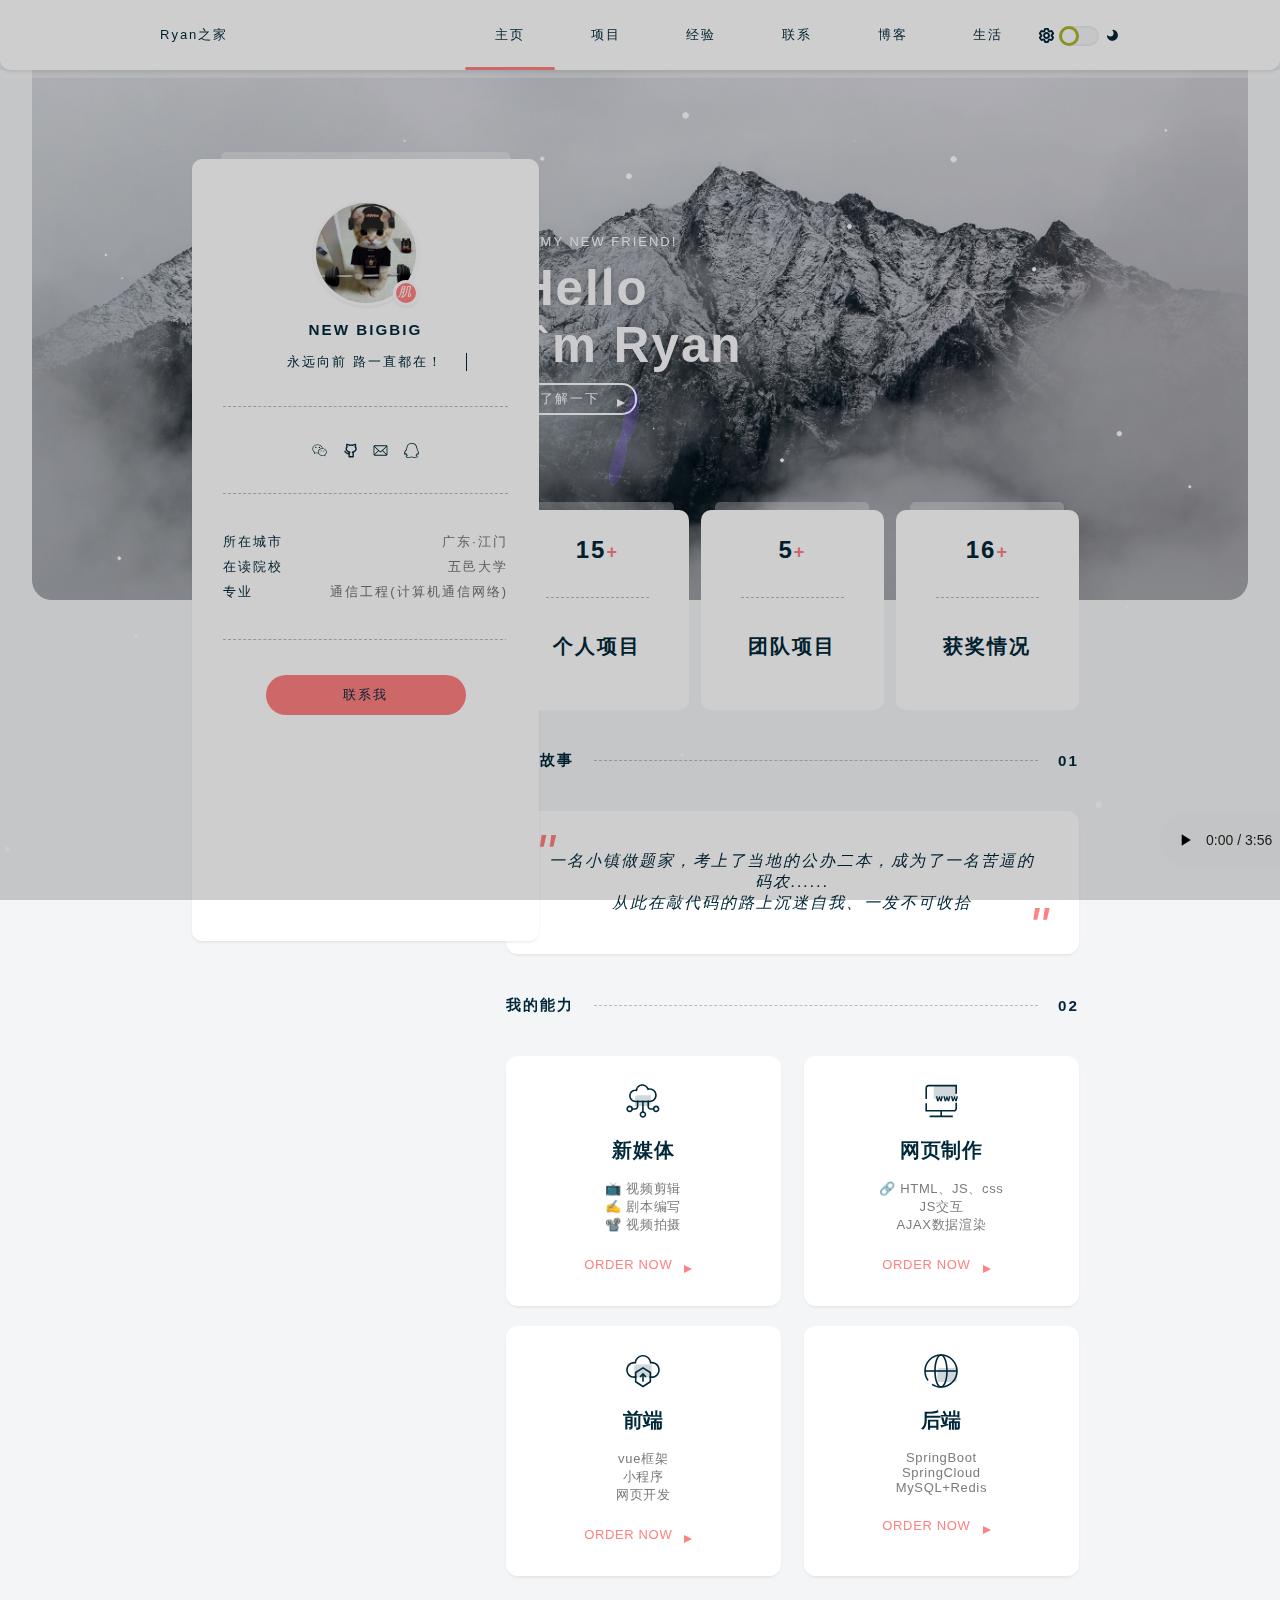
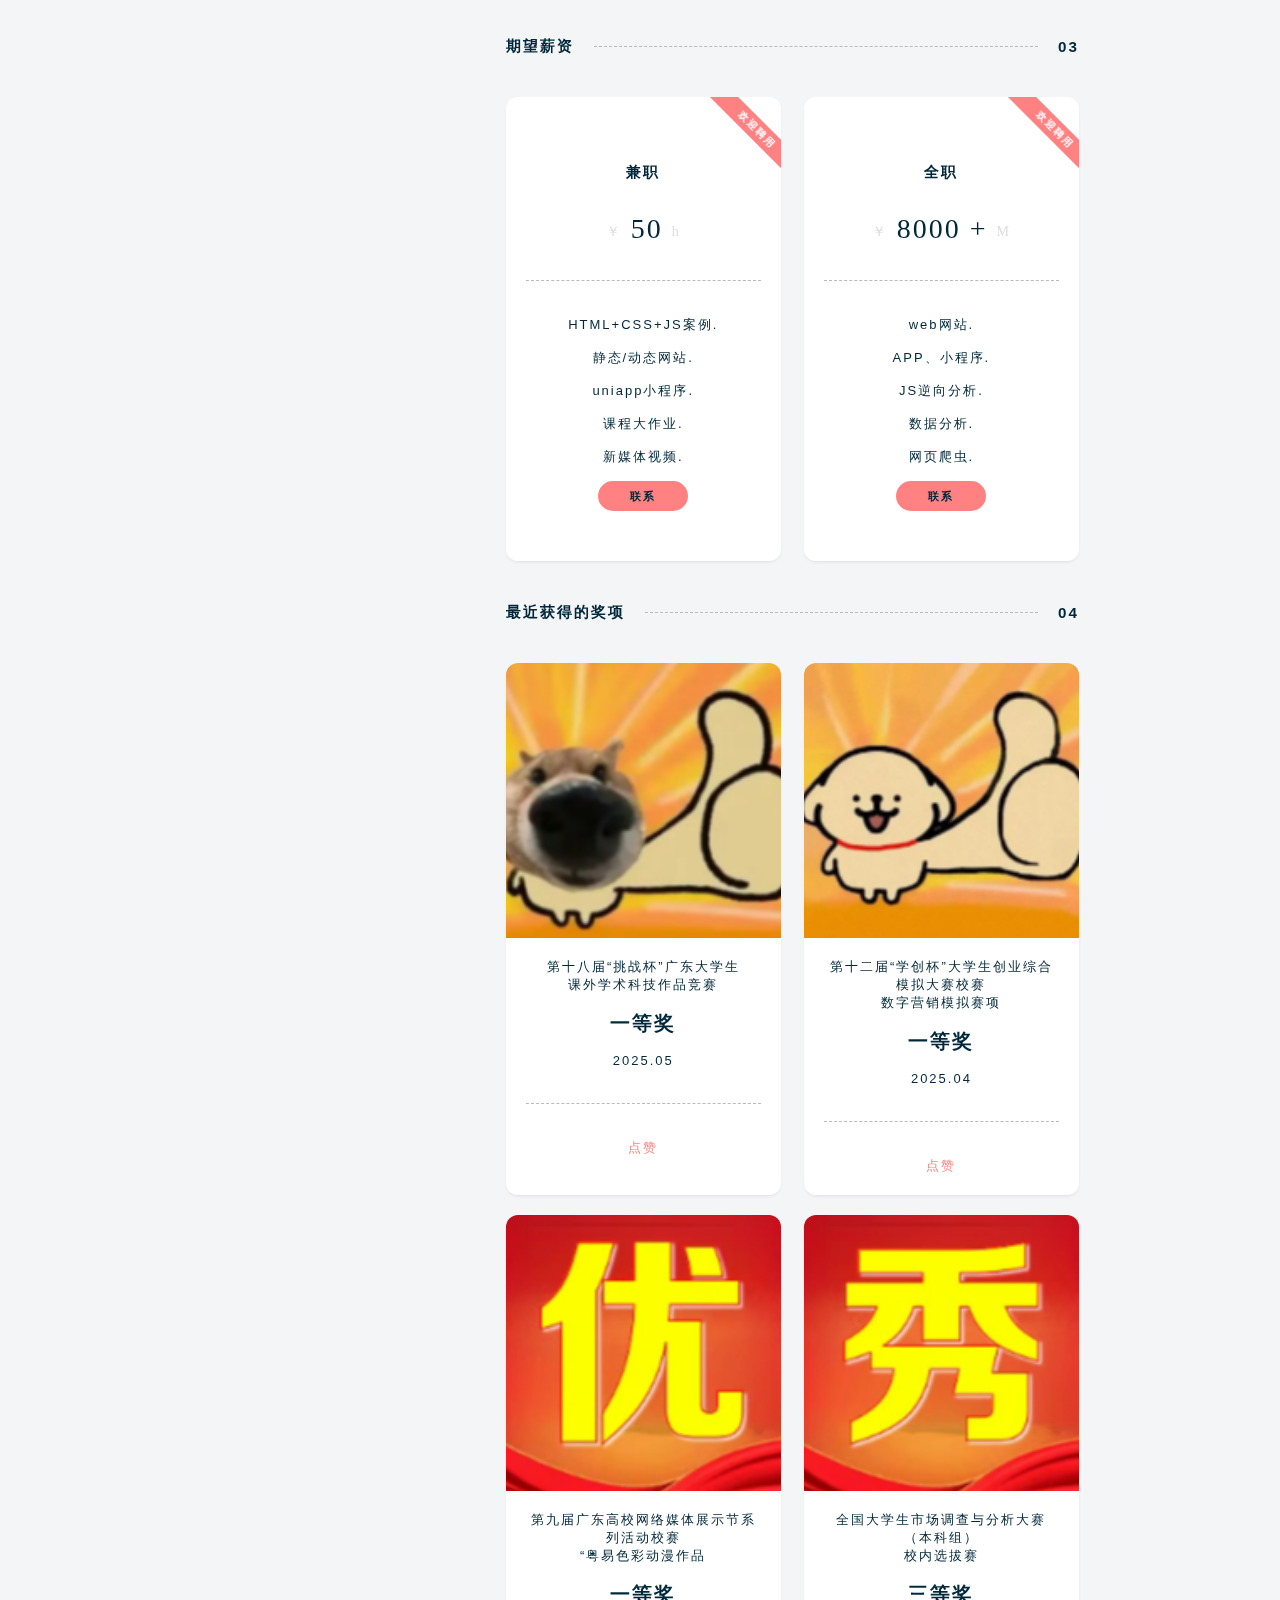
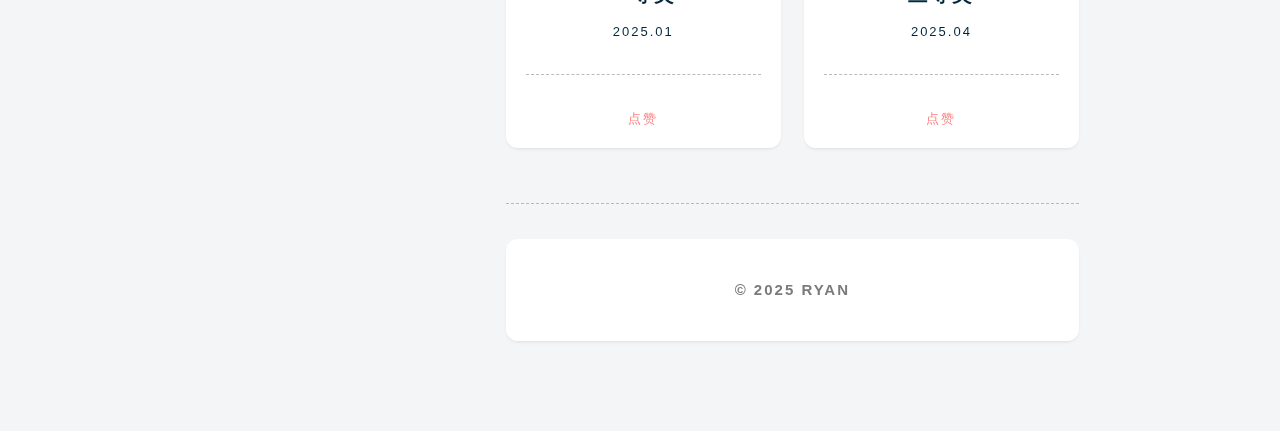
<file: index.html>
<!DOCTYPE html>
<html lang="cn">

<head>
    <meta charset="UTF-8">
    <meta content="IE=edge" http-equiv="X-UA-Compatible">
    <meta content="width=device-width, initial-scale=1.0" name="viewport">
    <title>Ryan の HOME</title>
    <link href="./css/base.css" rel="stylesheet">
    <script src="./js/jq.js"></script>
    <link href="./css/index1.css" rel="stylesheet">

</head>

<body>

<div class="music-wrap" id="musicwrap">
    <audio controls id="play1">
        <source src="./img/music.mp3">
    </audio>
</div>


<canvas class="canvas-wrap" id="triangle-lost-in-space" resize="true"></canvas>

<!-- loadding -->
<div class="lodding-wrap">
    <div class="loadding-div"></div>
</div>
<!--&lt;!&ndash; 遮罩层 &ndash;&gt;
<div class="zhezhao" id="zhezhao">
    <span class="close"><svg class="icon" height="32" p-id="4692" t="1649229755294"
                             version="1.1" viewBox="0 0 1024 1024" width="32" xmlns="http://www.w3.org/2000/svg">
        <path
                d="M512 0C229.187368 0 0 229.187368 0 512 0 794.812632 229.187368 1024 512 1024 794.812632 1024 1024 794.812632 1024 512 1024 229.187368 794.812632 0 512 0ZM512 970.105263C259.368421 970.105263 53.894737 764.631579 53.894737 512 53.894737 259.368421 259.368421 53.894737 512 53.894737 764.631579 53.894737 970.105263 259.368421 970.105263 512 970.105263 764.631579 764.631579 970.105263 512 970.105263ZM550.130526 512 719.629474 342.366316C730.273684 331.856842 730.273684 314.88 719.629474 304.370526 709.12 293.726316 692.143158 293.726316 681.633684 304.370526L512 473.869474 342.366316 304.370526C331.856842 293.726316 314.88 293.726316 304.370526 304.370526 293.726316 314.88 293.726316 331.856842 304.370526 342.366316L473.869474 512 304.370526 681.633684C293.726316 692.143158 293.726316 709.12 304.370526 719.629474 309.625263 724.884211 316.496842 727.578947 323.368421 727.578947 330.24 727.578947 337.111579 724.884211 342.366316 719.629474L512 550.130526 681.633684 719.629474C686.888421 724.884211 693.76 727.578947 700.631579 727.578947 707.503158 727.578947 714.374737 724.884211 719.629474 719.629474 730.273684 709.12 730.273684 692.143158 719.629474 681.633684L550.130526 512Z"
                p-id="4693"></path>
      </svg></span>
    <div id="videoResume">
        <video controls="" id="videoResumeC" name="media">
            <source src="http://123.56.144.92/hualang/WhyDon'tWe.mp4" type="video/mp4">
        </video>
    </div>
</div>-->

<!-- 主要页面 -->
<div class="box">

    <!-- 顶部栏 -->
    <div class="header borderafter">
        <!-- 返回按钮 -->
        <!--<a style="position: absolute;left:50px;" href="javascript:history.back()">
          <svg t="1649246285004" class="icon" viewBox="0 0 1024 1024" version="1.1" xmlns="http://www.w3.org/2000/svg"
            p-id="3737" width="20" height="20">
            <path
              d="M98 468.9l322.8-322.8v184.4C743.6 376.7 881.9 607.3 928 837.8 812.7 676.4 651.3 602.6 420.8 602.6v189.1L98 468.9z"
              p-id="3738" fill="#254665"></path>
          </svg>
        </a>-->


        <div class="col">
            <span>Ryan之家</span>
            <!-- 右边操作栏 -->

            <div class="header-right">
                <!-- 按钮 -->
                <div class="min_menu-wrap" id="minmenu">
                    <span class="min_menu"></span>
                </div>
                <!-- 列表 -->
                <div class="menu_list">
                    <!-- 栏目 -->
                    <ul class="header-nav">
                        <li class="active"><a href="./index.html">主页</a></li>
                        <li><a href="./home.html">项目</a></li>
                        <li><a href="./resume.html">经验</a></li>
                        <li><a href="./contact.html">联系</a></li>
                        <li><a href="./blog.html">博客</a></li>
                        <li><a href="./live.html">生活</a></li>
                    </ul>
                    <!-- 开关灯 -->
                    <span class="kaig-bottm">
              <svg class="icon" height="15" p-id="2250" t="1649159647627"
                   version="1.1" viewBox="0 0 1024 1024" width="15" xmlns="http://www.w3.org/2000/svg">
                <path
                        d="M1008.535135 710.670332l-70.446388 116.386904a112.099975 112.099975 0 0 1-140.572857 43.829042l-69.422645-17.083729c-5.502624 3.1992-11.133217 6.3984-16.763809 9.341665l-18.299425 62.896276C687.335435 981.514621 639.4754 1023.744064 582.657604 1023.744064H441.764828c-56.817796 0-104.677831-42.293427-110.308423-97.703574l-18.299425-62.896276a422.166458 422.166458 0 0 1-16.827793-9.341665l-69.614597 17.083729a112.163959 112.163959 0 0 1-140.508873-43.893026L15.631361 710.542364a107.493127 107.493127 0 0 1 32.43989-144.731817L96.251206 518.910272a410.649338 410.649338 0 0 1 0-14.204448l-48.179955-46.836291a107.365159 107.365159 0 0 1-32.375906-144.731817l70.190452-116.450888a112.099975 112.099975 0 0 1 140.572857-43.893026l69.550612 17.083729c5.566608-3.1992 11.133217-6.3984 16.827794-9.341665l18.299425-62.896276C336.831061 42.229443 384.691096 0 441.508892 0H582.529636c56.817796 0 104.677831 42.293427 110.372407 97.63959l18.235441 62.704324c5.75856 3.007248 11.325169 6.142464 16.827793 9.341665l69.678581-17.083729a112.163959 112.163959 0 0 1 140.508873 43.893026l70.446388 116.514872a107.493127 107.493127 0 0 1-32.375906 144.731817l-48.179955 46.772307a414.616346 414.616346 0 0 1 0 14.204448l48.243939 46.836291c47.092227 31.928018 62.192452 94.952262 32.247938 145.115721z m-213.066733-142.23644l3.391152-31.032242a246.210447 246.210447 0 0 0 0-51.699076l-3.263184-30.904274 93.992502-91.305173-53.554612-88.553862-131.615096 32.311922-23.546113-16.059985a294.134466 294.134466 0 0 0-48.627844-26.809297l-27.513121-11.901025L568.453156 127.968008H455.649356L419.370426 252.736816l-27.705074 11.965009c-16.635841 7.166208-32.951762 16.187953-48.499875 26.745313l-23.610097 15.996001-131.487128-32.247938-53.36266 88.489878 94.056486 91.433141-3.263184 30.968258a247.874031 247.874031 0 0 0 0 51.699076l3.1992 30.904274-93.928518 91.369157 53.554612 88.489878 131.551112-32.311922 23.610097 16.059985c15.292177 10.429393 31.544114 19.451137 48.563859 26.809297l27.577106 11.965009L455.905292 895.776056h112.611848l36.342914-124.768808 27.64109-11.965009c16.699825-7.166208 32.951762-16.187953 48.563859-26.745313l23.546113-15.996001 131.423144 32.247938 53.68258-88.745814-94.184454-91.369157zM512.147232 615.846038c57.329668 0 103.846038-46.516371 103.974006-103.974006 0-57.329668-46.644339-103.974006-103.974006-103.974007S408.173225 454.542364 408.173225 511.872032 454.817564 615.846038 512.147232 615.846038z m0 127.968008c-127.968008 0-231.942014-103.910022-231.942015-231.942014 0-127.968008 103.910022-231.942014 231.942015-231.942015 127.968008 0 231.942014 103.910022 231.942014 232.133967A232.133967 232.133967 0 0 1 512.147232 743.814046z"
                        p-id="2251"></path>
              </svg>
                        <!-- 开关按钮 -->
              <span class="my-radio active" id="myRadio">
                <i></i>
              </span>
              <svg class="icon" height="15" p-id="3376" t="1649159678284"
                   version="1.1" viewBox="0 0 1024 1024" width="15" xmlns="http://www.w3.org/2000/svg">
                <path
                        d="M505.4 878.6c-196.7 0-358-150.9-374.9-343.1 1-18.6 16.1-33.4 34.9-33.4 10.8 0 20.5 4.8 26.9 12.4 0.2 0.3 0.5 0.1 0.5-0.7 41.6 44.2 100.5 71.9 166.1 71.9 127.1 0 230.1-103 230.1-230.1 0-66.1-28-125.1-72.6-166.8 0.1-0.1 0.5-0.1 0.3-0.3-7-6.5-11.4-15.7-11.4-26.1 0-19 14.9-34.1 33.7-35.3 192.1 17.1 342.9 178.3 342.9 375 0 208-168.5 376.5-376.5 376.5z"
                        p-id="3377"></path>
              </svg>
            </span>
                </div>
            </div>
        </div>
    </div>

    <!-- 顶部导航 -->
    <div class="navigation">
        <div class="nav-titleBox co zz">
            <!-- 占位符 -->
            <div class="co-left"></div>

            <!-- 标题 -->
            <div class="co-right ">
                <span class="titleBox-tag">HI MY NEW FRIEND!</span>
                <h1>
                    Hello<br>
                    I`m Ryan
                </h1>
                <a class="buttom navbtn" href="#next-one">了解一下
                </a>
            </div>
        </div>
    </div>


    <!-- 主要内容 -->
    <div class="container content zz">

        <!-- 占位符 -->
        <div class="co-left">
            <!-- 简历吸盘 -->
            <div class="me-card carbox borderbefore" id="mycard">
                <div class="mecar-title">
                    <div class="me-image">
              <span class="status">
                <i>肌肉大大的</i>
              </span>
                        <img alt="" src="./img/touxiang.jpg">
                    </div>
                    <h3>NEW BIGBIG</h3>
                    <p class="me-hover">
                        <span>永远向前 路一直都在！</span>
                    </p>
                </div>
                <div class="borderbotm"></div>
                <div class="lianxi-list">
                    <a href="contact.html" title="ryan1904">
                        <svg class="icon" height="15" p-id="14861" t="1649145899448"
                             version="1.1" viewBox="0 0 1024 1024" width="15" xmlns="http://www.w3.org/2000/svg">
                            <path
                                    d="M506.942 345.921c25.259 0 42.134-16.916 42.134-42.107 0-25.477-16.848-41.956-42.134-41.956-25.299 0-50.668 16.48-50.668 41.956 0.028 25.204 25.409 42.107 50.668 42.107l0 0zM506.942 345.921zM271.257 261.857c-25.259 0-50.79 16.48-50.79 41.956 0 25.19 25.532 42.107 50.79 42.107 25.163 0 42.012-16.916 42.012-42.107-0.014-25.477-16.834-41.956-42.012-41.956l0 0zM271.257 261.857zM1010.654 615.492c0-133.202-123.563-246.702-275.237-258.512 0.205-1.652 0.301-3.373-0.068-5.092-30.406-141.79-182.886-248.695-354.7-248.695-194.15 0-352.119 135.387-352.119 301.793 0 89.279 45.574 169.725 131.946 233.158l-30.106 90.508c-1.939 5.885-0.177 12.37 4.506 16.452 2.853 2.458 6.445 3.741 10.076 3.741 2.335 0 4.697-0.546 6.867-1.625l113.036-56.565 13.926 2.827c34.802 7.154 64.853 13.353 101.868 13.353 10.895 0 40.878-3.987 43.404-7.182 40.755 101.99 153.094 175.61 285.273 175.61 33.86 0 68.13-8.164 98.891-15.866l87.136 47.636c2.307 1.257 4.847 1.911 7.359 1.911 3.441 0 6.881-1.161 9.639-3.413 4.847-3.932 6.841-10.404 5.038-16.33l-22.255-74.001c74.602-58.955 115.521-129.488 115.521-199.708l0 0zM409.798 665.75c-9.626 0.833-19.388 1.243-29.082 1.243-32.686 0-60.334-5.652-92.31-12.26l-18.582-3.755c-3.195-0.683-6.567-0.245-9.503 1.269l-81.687 40.892 21.231-63.775c2.076-6.24-0.205-13.053-5.57-16.821-82.07-57.207-123.659-126.894-123.659-207.093 0-144.179 139.087-261.516 310.067-261.516 151.142 0 284.959 91.955 312.579 214.261-158.475 2.076-286.706 113.487-286.706 250.32 0 19.893 3.018 39.171 8.11 57.767-1.542-0.382-3.168-0.683-4.887-0.532l0 0zM860.371 788.699c-4.875 3.673-6.935 10.007-5.188 15.852l13.804 45.903-56.647-30.993c-2.157-1.188-4.588-1.803-7.004-1.803-1.188 0-2.389 0.15-3.564 0.464-30.379 7.674-61.822 15.593-92.433 15.593-142.186 0-257.857-97.717-257.857-217.811 0-120.095 115.658-217.771 257.857-217.771 139.469 0 257.325 99.724 257.325 217.771 0 59.87-37.738 121.255-106.291 172.797l0 0zM868.181 797.178zM616.454 506.006c-16.848 0-33.696 16.971-33.696 33.792 0 16.944 16.848 33.669 33.696 33.669 25.313 0 42.038-16.725 42.038-33.669 0-16.848-16.725-33.792-42.038-33.792l0 0zM616.454 506.006zM801.58 506.006c-16.603 0-33.451 16.971-33.451 33.792 0 16.944 16.848 33.669 33.451 33.669 25.231 0 42.257-16.725 42.257-33.669 0-16.848-16.998-33.792-42.257-33.792l0 0zM801.58 506.006z"
                                    p-id="14862"></path>
                        </svg>
                    </a>
                    <a href="https://gitee.com/Jackyniubigbig" title="@Jackyniubigbig">
                        <svg class="icon" height="15" p-id="16367" t="1649145950732"
                             version="1.1" viewBox="0 0 1024 1024" width="15" xmlns="http://www.w3.org/2000/svg">
                            <path
                                    d="M695.765333 981.333333h-276.053333c-26.794667 0-47.317333-21.077333-47.317333-48.64V739.84c0-29.184 6.314667-56.746667 17.365333-81.066667-129.365333-48.64-214.528-150.784-214.528-264.277333 0-53.504 17.365333-103.765333 50.474667-147.498667-12.629333-42.154667-15.786667-95.658667-12.629334-157.269333C216.234667 62.122667 236.8 42.666667 261.973333 42.666667c14.208 0 134.101333 1.621333 203.52 64.853333a504.448 504.448 0 0 1 184.533334 0C717.866667 44.288 837.717333 42.666667 853.504 42.666667c25.216 0 45.738667 19.456 47.317333 45.397333 4.693333 61.610667 0 115.114667-12.629333 157.269333C921.301333 290.688 938.666667 340.906667 938.666667 392.832c0 113.493333-85.162667 215.637333-214.528 264.277333a207.786667 207.786667 0 0 1 17.365333 81.066667v192.896c1.578667 27.562667-20.48 50.261333-45.738667 50.261333z m-228.693333-97.28h181.333333V739.84c0-27.562667-12.586667-53.504-33.109333-71.338667-14.165333-11.349333-20.48-30.805333-15.786667-50.261333 4.778667-17.834667 18.944-32.426667 36.309334-35.669333 123.050667-24.32 208.213333-102.144 208.213333-189.696 0-47.018667-25.258667-82.688-45.738667-105.386667-14.208-14.549333-17.365333-35.626667-7.893333-55.082667 6.314667-12.970667 15.786667-40.533333 15.786667-89.173333-39.466667 6.485333-85.205333 19.456-102.528 45.397333-11.093333 16.213333-31.573333 24.32-50.474667 19.456a393.045333 393.045333 0 0 0-194.005333 0c-18.944 4.864-37.888-3.242667-50.474667-19.456-17.365333-25.941333-63.146667-38.912-102.528-45.397333 1.578667 48.64 9.429333 76.202667 15.786667 89.173333 7.850667 17.834667 4.693333 40.533333-7.936 55.082667-20.48 22.698667-45.738667 58.368-45.738667 105.386667 0 87.552 85.205333 163.754667 208.213333 189.696 17.365333 3.242667 31.573333 17.834667 36.266667 35.669333 4.736 17.834667-1.578667 37.290667-15.786667 50.261333a95.104 95.104 0 0 0-33.109333 71.296v144.298667h3.157333z"
                                    fill="#172B4D" p-id="16368"></path>
                            <path
                                    d="M403.968 788.394667c-212.949333 0-309.162667-194.56-313.898667-202.666667-11.050667-24.32-1.578667-53.461333 20.48-64.810667 23.68-11.349333 52.053333-1.621333 63.146667 21.077334 3.114667 6.485333 80.426667 157.269333 241.28 149.162666 26.837333-1.621333 48.896 19.456 48.896 46.976 1.578667 27.562667-18.901333 50.261333-45.738667 50.261334h-14.165333z"
                                    fill="#172B4D" p-id="16369"></path>
                        </svg>
                    </a>
                    <a href="Mailto:man_wong@foxmail.com?Subject=邮箱标题&amp;Body=邮箱内容！"
                       title="man_wong@foxmail.com">
                        <svg class="icon" height="15" p-id="17271" t="1649145973361"
                             version="1.1" viewBox="0 0 1024 1024" width="15" xmlns="http://www.w3.org/2000/svg">
                            <path
                                    d="M983.899806 785.385782V224.886223h0.180631l-0.180631-4.696419c-0.180632-5.238314-0.722526-10.476627-1.806315-15.714941-2.890104-25.469042-21.675781-44.977245-45.519139-47.686717H122.287529c-11.741048 0-23.482096 1.625684-34.861881 5.238314-30.346093 10.295996-50.757453 40.100194-50.576821 74.058917v534.849885c-0.361263 21.314518 5.780208 42.087141 17.701887 59.789028l0.361263 0.722526 5.418946 3.973893c18.243782 21.856412 44.977245 34.319986 73.517022 34.500618H904.421944c37.751984 0 70.265655-27.094726 79.477862-66.291763l0.180631-0.541894c0.361263-5.96084 0.361263-11.741048-0.180631-17.701888zM390.16405 547.494091l55.453872 49.854295 43.893456 40.100194c5.418945 5.96084 13.005468 9.57347 21.133886 9.57347 7.947786 0 15.534309-3.431999 21.133886-9.57347l101.153642-91.941436 272.753572 263.721997H126.622685L390.16405 547.494091z m120.119951 30.346092L111.449638 216.03528H115.604163c214.409596-0.903158 703.559711-2.890104 793.875463-0.361263l-399.195625 362.166166z m165.458458-69.72376l251.619686-227.956959v474.518963L675.742459 508.116423z m-328.568707 0.180631L93.205856 760.278003V278.895043l253.967896 229.402011z"
                                    p-id="17272"></path>
                        </svg>
                    </a>
                    <a href="contact.html" title="1925449140">
                        <svg class="icon" height="15" p-id="18277" t="1649146096754"
                             version="1.1" viewBox="0 0 1024 1024" width="15" xmlns="http://www.w3.org/2000/svg">
                            <path
                                    d="M537.576602 0c345.434577 0 362.285044 329.787714 362.285044 329.787714 52.356809 69.207276 24.072096 131.794725 24.072096 131.794725 168.504671 264.793055 59.578437 341.22196 29.488318 346.638181-29.488318 5.416222-58.374833-32.49733-58.374833-32.49733s-9.628838 37.913551-33.700934 58.374833c87.86315 40.922563 72.216288 92.075767 72.216288 92.075767s-18.655874 154.061414-383.94993 56.569425l-31.293725-5.416222c-350.248996 126.378504-393.578768-43.931575-393.578768-43.931575s-14.443258-71.012683 53.560413-97.491989c-39.718958-24.072096-53.560413-75.2253-53.560413-75.2253s-35.506341 57.77303-81.845126 36.709946C-3.443754 775.723291-31.728467 587.359141 143.997834 451.351799c0 0-25.275701-80.641521 32.49733-128.785713C176.495163 322.566085 192.142025 0 537.576602 0L537.576602 0 537.576602 0zM230.055576 341.22196C153.626672 406.216619 204.779876 471.211278 204.779876 471.211278 36.275204 574.72129 66.365324 742.022357 66.365324 742.022357s27.081108-13.239653 45.736982-52.356809c19.257677-39.117156 48.745994 6.619826 48.745994 6.619826s18.655874 89.066755 74.623497 123.971294c56.569425 34.904539-2.40721 57.171228-2.40721 57.171228s-61.985647 0.601802-56.569425 43.329773c5.416222 42.126168 205.81642 95.084779 325.575097 1.203605l63.791054 8.425234c209.427235 72.81809 312.937247 4.814419 319.557073-8.425234 6.619826-13.239653-31.895527-38.515353-67.401869-53.560413-35.506341-15.04506-44.533377-30.691922-13.239653-51.153204 31.293725-21.063084 43.931575-62.587449 61.985647-105.31542 18.054072-42.72797 45.736982-21.664886 49.347797-9.628838 3.610814 12.036048 29.488318 52.356809 29.488318 52.356809s68.003671-72.216288-73.419893-285.856139c0 0 30.691922-63.791054-21.063084-116.147863 0 0-12.63785-300.299397-320.158876-300.299397C224.639355 52.356809 230.055576 341.22196 230.055576 341.22196L230.055576 341.22196 230.055576 341.22196z"
                                    p-id="18278"></path>
                        </svg>
                    </a>
                </div>
                <div class="borderbotm"></div>
                <div class="mecar-bottm">
                    <div>
                        <span class="mecarbottm-key">所在城市</span>
                        <span class="mecarbottm-value">广东·江门</span>
                    </div>
                    <div>
                        <span class="mecarbottm-key">在读院校</span>
                        <span class="mecarbottm-value">五邑大学</span>
                    </div>
                    <div>
                        <span class="mecarbottm-key">专业</span>
                        <span class="mecarbottm-value">通信工程(计算机通信网络)</span>
                    </div>

                </div>
                <div class="borderbotm"></div>
                <div class="buttom-box ">
                    <a class="button" href="contact.html">联系我</a>
                </div>
            </div>
        </div>
        <!-- 右边 -->
        <div class="co-right" id="next-one">
            <!-- 完成项目 -->
            <div class="content-li li1">
                <div class="li1-box borderbefore">
                    <span>15</span><span class="tag">+</span>
                    <div class="borderbotm"></div>
                    <h2>个人项目</h2>
                </div>
                <div class="li1-box borderbefore">
                    <span>5</span><span class="tag">+</span>
                    <div class="borderbotm"></div>
                    <h2>团队项目</h2>
                </div>
                <div class="li1-box borderbefore">
                    <span>16</span><span class="tag">+</span>
                    <div class="borderbotm"></div>
                    <h2>获奖情况</h2>
                </div>
            </div>
            <!-- 我的故事 -->
            <div class="content-li li2">
                <h3>
                    <span>我的故事</span>
                    <div class="borderbotm"></div>
                    <span>01</span>
                </h3>
                <div class="carbox li2-box">
                    <blockquote>
                        一名小镇做题家，考上了当地的公办二本，成为了一名苦逼的码农......<br>
                        从此在敲代码的路上沉迷自我、一发不可收拾
                    </blockquote>
                </div>
            </div>
            <!-- 视频简历 -->
            <!--<div class="content-li li3">
              <h3>
                <span>视频简历</span>
                <div class="borderbotm"></div>
                <span>02</span>
              </h3>
              <div class="carbox li3-box">
                <div class="play-buttom" id="playbuttom">

                  <span><svg t="1649146869552" class="icon" viewBox="0 0 1024 1024" version="1.1"
                      xmlns="http://www.w3.org/2000/svg" p-id="20204" width="50" height="50">
                      <path d="M657.92 535.04l-256-160v320z" p-id="20205" data-spm-anchor-id="a313x.7781069.0.i27"
                        class="selected" fill="#ffffff"></path>
                    </svg></span>
                </div>
              </div>
            </div>-->
            <!-- 我的能力 -->
            <div class="content-li li4">
                <h3>
                    <span>我的能力</span>
                    <div class="borderbotm"></div>
                    <span>02</span>
                </h3>
                <div class="li4-box">
                    <div class="carbox">
                        <svg class="icon" height="40" p-id="1638" t="1649230330671"
                             version="1.1" viewBox="0 0 1024 1024" width="40" xmlns="http://www.w3.org/2000/svg">
                            <path
                                    d="M488.96 506.88h40.96v307.2h-40.96zM803.84 737.28h-97.28c-45.056 0-81.92-36.864-81.92-81.92V502.272h40.96V655.36c0 22.528 18.432 40.96 40.96 40.96h97.28v40.96zM312.32 737.28H215.04v-40.96h97.28c22.528 0 40.96-18.432 40.96-40.96V502.272h40.96V655.36c0 45.056-36.864 81.92-81.92 81.92z"
                                    fill="#254665" p-id="1639"></path>
                            <path
                                    d="M509.44 942.08c-46.592 0-84.48-37.888-84.48-84.48S462.848 773.12 509.44 773.12s84.48 37.888 84.48 84.48-37.888 84.48-84.48 84.48z m0-128c-24.064 0-43.52 19.456-43.52 43.52s19.456 43.52 43.52 43.52 43.52-19.456 43.52-43.52-19.456-43.52-43.52-43.52zM171.52 798.72c-46.592 0-84.48-37.888-84.48-84.48S124.928 629.76 171.52 629.76 256 667.648 256 714.24 218.112 798.72 171.52 798.72z m0-128c-24.064 0-43.52 19.456-43.52 43.52s19.456 43.52 43.52 43.52 43.52-19.456 43.52-43.52-19.456-43.52-43.52-43.52zM847.36 798.72c-46.592 0-84.48-37.888-84.48-84.48s37.888-84.48 84.48-84.48 84.48 37.888 84.48 84.48-37.888 84.48-84.48 84.48z m0-128c-24.064 0-43.52 19.456-43.52 43.52s19.456 43.52 43.52 43.52 43.52-19.456 43.52-43.52-19.456-43.52-43.52-43.52z"
                                    fill="#254665" p-id="1640"></path>
                            <path
                                    d="M683.52 543.232H319.488c-90.112 0-163.328-73.216-163.328-163.328 0-90.112 73.216-163.328 163.328-163.328h7.68C344.064 138.752 413.696 81.92 495.616 81.92c69.632 0 132.608 42.496 159.232 105.472 9.728-1.536 19.456-2.56 29.184-2.56 98.816 0 179.2 80.384 179.2 179.2-0.512 98.816-80.896 179.2-179.712 179.2zM319.488 258.048c-67.584 0-122.368 54.784-122.368 122.368s54.784 122.368 122.368 122.368h364.544c76.288 0 138.24-61.952 138.24-138.24s-61.952-138.24-138.24-138.24c-12.288 0-24.576 1.536-36.864 5.12l-19.456 5.12-5.632-18.944C605.696 161.792 553.472 122.88 495.616 122.88c-68.096 0-124.416 51.2-131.584 118.784l-2.048 22.016-21.504-3.584c-7.168-1.536-14.336-2.048-20.992-2.048z"
                                    fill="#254665" p-id="1641"></path>
                            <path
                                    d="M655.36 640H307.2V424.96c0-33.792 27.648-61.44 61.44-61.44h348.16v215.04c0 33.792-27.648 61.44-61.44 61.44z"
                                    fill="#254665" opacity=".18" p-id="1642"></path>
                        </svg>
                        <h2>新媒体</h2>
                        <p>
                            📺  视频剪辑<br>
                            ✍️  剧本编写<br>
                            📽️  视频拍摄<br>
                        </p>
                        <a href="contact.html">ORDER NOW</a>
                    </div>
                    <div class="carbox">
                        <svg class="icon" height="40" p-id="1847" t="1649230368898"
                             version="1.1" viewBox="0 0 1024 1024" width="40" xmlns="http://www.w3.org/2000/svg">
                            <path
                                    d="M153.6 460.8h-40.96V179.2c0-45.056 34.816-81.92 78.336-81.92H921.6v230.4h-40.96V138.24H190.976c-20.48 0-37.376 18.432-37.376 40.96v281.6zM843.776 783.36H112.64v-216.064h40.96V742.4h690.176c20.48 0 37.376-18.432 37.376-40.96v-141.824h40.96V701.44c-0.512 45.056-35.328 81.92-78.336 81.92zM220.16 885.76h593.92v40.96H220.16z"
                                    fill="#333333" p-id="1848"></path>
                            <path
                                    d="M418.304 388.096l17.408 83.968 27.648-83.968H481.28l24.576 82.432 16.384-82.432h36.864l-27.648 130.048h-39.424L470.528 455.68 450.56 518.144h-39.424l-29.696-130.048h36.864zM611.328 388.096l17.408 83.968 27.648-83.968h17.92l24.576 82.432 16.384-82.432h36.864l-27.648 130.048h-39.424L663.552 455.68l-19.968 62.464H604.16l-29.696-130.048h36.864zM804.352 388.096l17.408 83.968 27.648-83.968h17.92l24.576 82.432 16.384-82.432h36.864l-27.648 130.048h-39.424L856.576 455.68l-19.968 62.464h-39.424l-29.696-130.048h36.864z"
                                    fill="#EB4446" p-id="1849"></path>
                            <path
                                    d="M839.168 445.44h-512V179.2c0-33.792 27.648-61.44 61.44-61.44h512v266.24c0 33.792-27.648 61.44-61.44 61.44z"
                                    fill="#333333" opacity=".18" p-id="1850"></path>
                            <path d="M496.64 762.88h40.96v143.36h-40.96z" fill="#333333" p-id="1851"></path>
                        </svg>
                        <h2>网页制作</h2>
                        <p>
                            🔗 HTML、JS、css<br>
                            JS交互<br>
                            AJAX数据渲染<br>
                        </p>
                        <a href="contact.html">ORDER NOW</a>
                    </div>
                    <div class="carbox">
                        <svg class="icon" height="40" p-id="2002" t="1649230380175"
                             version="1.1" viewBox="0 0 1024 1024" width="40" xmlns="http://www.w3.org/2000/svg">
                            <path
                                    d="M738.304 689.664h-59.392v-40.96h59.392c89.6 0 162.816-74.24 162.816-164.864 0-91.136-73.216-164.864-162.816-164.864-9.216 0-18.944 1.024-28.16 2.56l-21.504 3.584-2.048-22.016C677.376 211.968 602.112 143.36 512 143.36c-90.624 0-165.888 68.608-175.104 159.744l-2.048 22.016-21.504-3.584c-9.216-1.536-18.432-2.56-28.16-2.56-89.6 0-162.816 74.24-162.816 164.864 0 91.136 73.216 164.864 162.816 164.864h59.904v40.96H285.184c-112.128 0-203.776-92.672-203.776-205.824s91.136-205.824 203.776-205.824c4.608 0 9.728 0 14.336 0.512C319.488 176.64 407.04 102.4 511.488 102.4c104.96 0 192.512 74.24 212.48 175.616 4.608-0.512 9.216-0.512 14.336-0.512 112.128 0 203.776 92.672 203.776 205.824s-91.136 206.336-203.776 206.336z"
                                    fill="#333333" p-id="2003"></path>
                            <path d="M574.464 679.936L512 617.984l-62.464 61.952-28.672-28.672 91.136-91.648 91.136 91.648z"
                                  fill="#EB4446" p-id="2004"></path>
                            <path d="M491.52 614.4h40.96v171.52h-40.96z" fill="#EB4446" p-id="2005"></path>
                            <path
                                    d="M512 928.768c-3.584 0-7.68-1.024-10.752-3.072l-187.392-119.296c-6.144-3.584-9.728-10.24-9.728-17.408v-239.104c0-7.168 3.584-13.312 9.728-17.408l187.392-119.296c6.656-4.096 15.36-4.096 22.016 0l187.392 119.296c6.144 3.584 9.728 10.24 9.728 17.408V788.48c0 7.168-3.584 13.312-9.728 17.408l-187.392 119.296c-3.584 2.56-7.68 3.584-11.264 3.584z m-166.912-151.552l166.912 106.496 166.912-106.496v-216.576L512 454.656l-166.912 106.496v216.064z m354.304 11.264z"
                                    fill="#333333" p-id="2006"></path>
                            <path
                                    d="M675.84 675.84H286.72V409.6c0-33.792 27.648-61.44 61.44-61.44h389.12v266.24c0 33.792-27.648 61.44-61.44 61.44z"
                                    fill="#333333" opacity=".18" p-id="2007"></path>
                        </svg>
                        <h2>前端</h2>
                        <p>
                            vue框架<br>
                            小程序<br>
                            网页开发
                        </p>
                        <a href="contact.html">ORDER NOW</a>
                    </div>
                    <div class="carbox">
                        <svg class="icon" height="40" p-id="2160" t="1649230391217"
                             version="1.1" viewBox="0 0 1024 1024" width="40" xmlns="http://www.w3.org/2000/svg">
                            <path
                                    d="M512 942.08c-99.328 0-174.08-184.832-174.08-430.08s74.752-430.08 174.08-430.08 174.08 184.832 174.08 430.08-74.752 430.08-174.08 430.08z m0-819.2c-62.976 0-133.12 159.744-133.12 389.12s70.144 389.12 133.12 389.12 133.12-159.744 133.12-389.12-70.144-389.12-133.12-389.12z"
                                    fill="#333333" p-id="2161"></path>
                            <path d="M102.4 491.52h814.592v40.96H102.4z" fill="#EB4446" p-id="2162"></path>
                            <path
                                    d="M512 942.08c-85.504 0-167.936-25.088-239.104-72.192l22.528-33.792C359.936 878.592 434.688 901.12 512 901.12c214.528 0 389.12-174.592 389.12-389.12s-174.592-389.12-389.12-389.12-389.12 174.592-389.12 389.12c0 82.944 25.6 161.792 74.24 228.864l-33.28 24.064C110.08 691.2 81.92 603.648 81.92 512c0-237.056 193.024-430.08 430.08-430.08s430.08 193.024 430.08 430.08-193.024 430.08-430.08 430.08z"
                                    fill="#333333" p-id="2163"></path>
                            <path
                                    d="M860.16 793.6H419.84V496.64c0-33.792 27.648-61.44 61.44-61.44h440.32v296.96c0 33.792-27.648 61.44-61.44 61.44z"
                                    fill="#333333" opacity=".18" p-id="2164"></path>
                        </svg>
                        <h2>后端</h2>
                        <p>
                            SpringBoot<br>
                            SpringCloud<br>
                            MySQL+Redis
                        </p>
                        <a href="contact.html">ORDER NOW</a>
                    </div>
                </div>
            </div>

            <!-- 我的期望薪资 (新加) -->
            <div class="content-li li7">
                <h3>
                    <span>期望薪资</span>
                    <div class="borderbotm"></div>
                    <span>03</span>
                </h3>
                <div class="li7-box">
                    <div class="carbox li7boxitem active">
                        <div>
                            <h3>兼职</h3>
                            <div class="item-price">
                                <sub>￥</sub>
                                50
                                <sub>h</sub>
                            </div>
                        </div>
                        <div class="borderbotm"></div>
                        <p>HTML+CSS+JS案例.</p>
                        <p>静态/动态网站.</p>
                        <p>uniapp小程序.</p>
                        <p>课程大作业.</p>
                        <p>新媒体视频.</p>
                        <button class="buttonsty">
                            <div class="buttom-box ">
                                <a class="button" href="contact.html">联系</a>
                            </div>
                        </button>
                    </div>
                    <div class="carbox li7boxitem active">
                        <!--<div class="carbox li7boxitem">-->
                        <div>
                            <h3>全职</h3>
                            <div class="item-price">
                                <sub>￥</sub>
                                8000 +
                                <sub>M</sub>
                            </div>
                        </div>
                        <div class="borderbotm"></div>
                        <p>web网站.</p>
                        <p>APP、小程序.</p>
                        <p>JS逆向分析.</p>
                        <p>数据分析.</p>
                        <p>网页爬虫.</p>
                        <button class="buttonsty">
                            <div class="buttom-box ">
                                <a class="button" href="contact.html">联系</a>
                            </div>
                        </button>
                    </div>
                </div>
            </div>

            <!--&lt;!&ndash; 我的专业教室 &ndash;&gt;
            <div class="content-li li5">
                <h3>
                    <span>擅长的专业课程</span>
                    <div class="borderbotm"></div>
                    <span>05</span>
                </h3>
                <div class="li5-box">
                    <div class="left buttonsty" id="leftimg">
              <span>
                <svg t="1649148549783" class="icon" viewBox="0 0 1024 1024" version="1.1"
                     xmlns="http://www.w3.org/2000/svg" p-id="22757" width="25" height="25">
                  <path
                          d="M325.399273 235.124364L600.157091 488.727273 325.399273 742.353455a34.909091 34.909091 0 1 0 47.36 51.316363l302.545454-279.272727a34.909091 34.909091 0 0 0 0-51.316364l-302.545454-279.272727a34.909091 34.909091 0 1 0-47.36 51.316364"
                          fill="#ffffff" p-id="22758" data-spm-anchor-id="a313x.7781069.0.i41" class="selected"></path>
                </svg>
              </span>
                    </div>

                    <div class="right buttonsty" id="rightimg">
              <span>
                <svg t="1649148517782" class="icon" viewBox="0 0 1024 1024" version="1.1"
                     xmlns="http://www.w3.org/2000/svg" p-id="21306" width="25" height="25">
                  <path
                          d="M675.328 765.626182L400.570182 512l274.757818-253.626182a34.909091 34.909091 0 1 0-47.36-51.316363l-302.545455 279.272727a34.909091 34.909091 0 0 0 0 51.316363l302.545455 279.272728a34.909091 34.909091 0 1 0 47.36-51.316364"
                          fill="#ffffff" p-id="21307" data-spm-anchor-id="a313x.7781069.0.i34" class="selected"></path>
                </svg>


              </span></div>

                    <div class="li5box-ul" id="li5boxul">
                        <div class="li5box-car carbox">
                            <img src="./img/toux.jpg" alt="">
                            <h3>C语言程序设计</h3>
                            <span>C、C++</span>
                            <p>
                                我业精于勤而荒于嬉，行成于思而毁于随。
                            </p>
                        </div>
                        <div class="li5box-car carbox">
                            <img src="./img/toux.jpg" alt="">
                            <h3>史老师</h3>
                            <span>web前端开发</span>
                            <p>
                                青，取之于蓝而青于蓝;
                                冰，水为之而寒于水。
                            </p>
                        </div>
                        <div class="li5box-car carbox">
                            <img src="./img/toux.jpg" alt="">
                            <h3>杜老师</h3>
                            <span>javaweb</span>
                            <p>
                                有志者事竟成。
                            </p>
                        </div>
                    </div>
                </div>

            </div>-->
            <!-- 最近完成 -->
            <div class="content-li li6">
                <h3>
            <span>最近获得的奖项
            </span>
                    <div class="borderbotm"></div>
                    <span>04</span>
                </h3>
                <div class="li6-box">
                    <div class="carbox">
                        <a class="imgbox">
                            <img alt="" src="img/certificate-of-merit/bang1.png">
                        </a>
                        <div class="li6car-title">
                            第十八届“挑战杯”广东大学生<br>
                            课外学术科技作品竞赛<br>
                            <h2>一等奖</h2>
                            2025.05
                            <div class="borderbotm"></div>
                            <a>点赞</a>
                        </div>
                    </div>
                    <div class=" carbox">
                        <a class="imgbox">
                            <img alt="" src="img/certificate-of-merit/bang2.png">
                        </a>
                        <div class="li6car-title">
                            第十二届“学创杯”大学生创业综合模拟大赛校赛<br>
                            数字营销模拟赛项<br>
                            <h2>一等奖</h2>
                            2025.04
                            <div class="borderbotm"></div>
                            <a>点赞</a>
                        </div>
                    </div>
                    <div class="carbox">
                        <a class="imgbox">
                            <img alt="" src="img/certificate-of-merit/you.png">
                        </a>
                        <div class="li6car-title">
                            第九届广东高校网络媒体展示节系列活动校赛<br>
                            “粤易色彩动漫作品<br>
                            <h2>一等奖</h2>
                            2025.01
                            <div class="borderbotm"></div>
                            <a>点赞</a>
                        </div>
                    </div>
                    <div class="carbox">
                        <a class="imgbox">
                            <img alt="" src="img/certificate-of-merit/xiu.png">
                        </a>
                        <div class="li6car-title">
                            全国大学生市场调查与分析大赛（本科组）<br>
                            校内选拔赛<br>
                            <h2>三等奖</h2>
                            2025.04
                            <div class="borderbotm"></div>
                            <a>点赞</a>
                        </div>
                    </div>
                </div>
            </div>

            <div class="borderbotm"></div>
            <!-- 底部 -->
            <div class="carbox copybottm">
                <h2>© 2025 RYAN</h2>
            </div>
        </div>
        <div class="left">
        </div>

    </div>

</body>
<script src="./js/paper-full.min.js" type="text/javascript"></script>
<script src="./js/canvas.js" type="text/javascript"></script>
<script src="./js/base.js"></script>
<script src="./js/index1.js"></script>


</html>
</file>
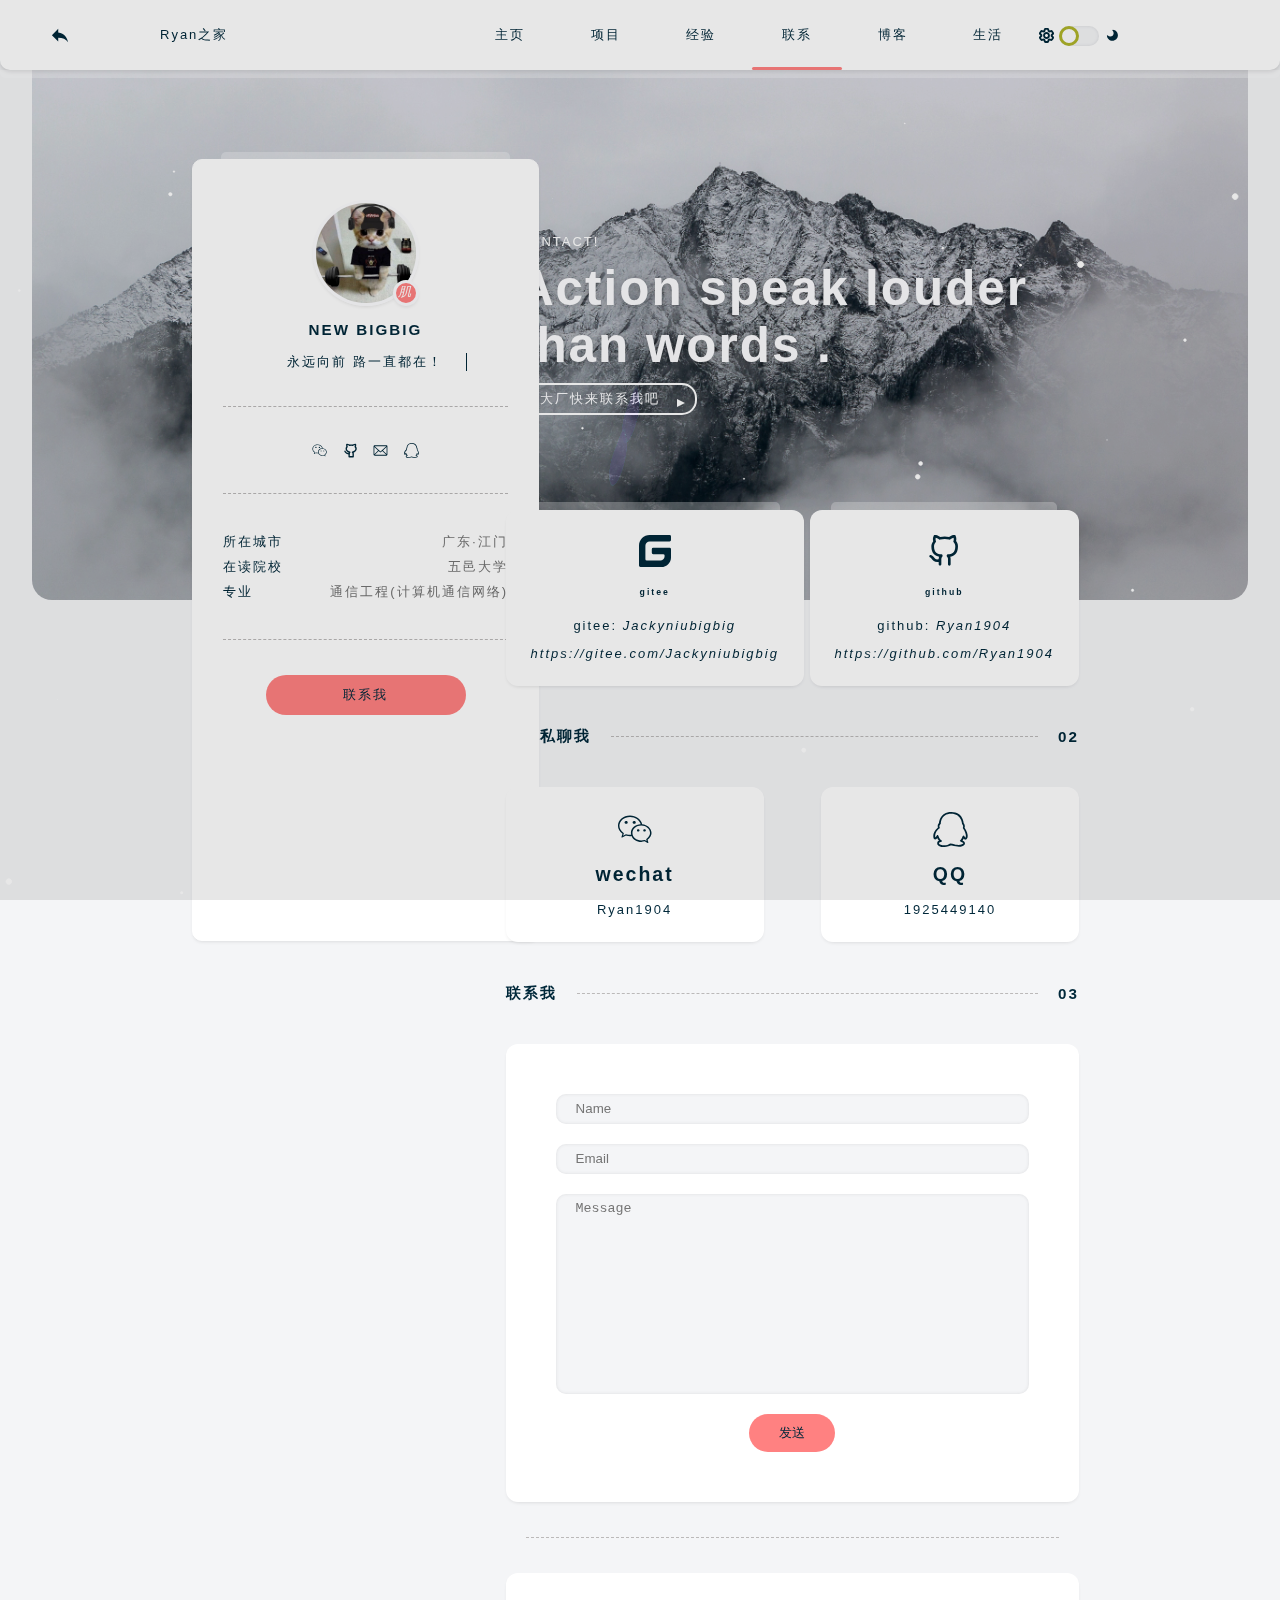
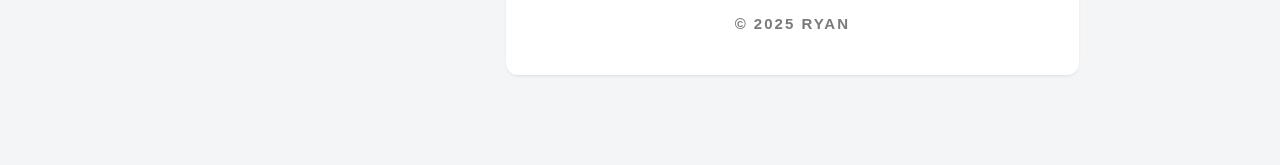
<file: contact.html>
<!DOCTYPE html>
<html lang="cn">

<head>
  <meta charset="UTF-8">
  <meta http-equiv="X-UA-Compatible" content="IE=edge">
  <meta name="viewport" content="width=device-width, initial-scale=1.0">
  <title>Ryan の HOME</title>
  <link rel="stylesheet" href="./css/base.css">
  <link rel="stylesheet" href="./css/contact.css">
  <script src="./js/jq.js"></script>
</head>
<script>
  function sendEmailEvent() {
    alert('功能尚未完善！')
    $('#emailname').val('')
    $('#emailtext').val('')
    $('#emailtextarea').val('')
  }
</script>

<body>
  <canvas class="canvas-wrap" id="triangle-lost-in-space" resize="true"></canvas>

  <!-- loadding -->
  <div class="lodding-wrap">
    <div class="loadding-div"></div>
  </div>

  <!-- 主要页面 -->
  <div class="box">

    <!-- 顶部栏 -->
    <div class="header borderafter">
      <!-- 返回按钮 -->
      <a style="position: absolute;left:50px;" href="javascript:history.back()">
        <svg t="1649246285004" class="icon" viewBox="0 0 1024 1024" version="1.1" xmlns="http://www.w3.org/2000/svg"
          p-id="3737" width="20" height="20">
          <path
            d="M98 468.9l322.8-322.8v184.4C743.6 376.7 881.9 607.3 928 837.8 812.7 676.4 651.3 602.6 420.8 602.6v189.1L98 468.9z"
            p-id="3738" fill="#254665"></path>
        </svg>
      </a>

      <div class="col">
        <span>Ryan之家</span>
        <!-- 右边操作栏 -->
        <div class="header-right">
          <!-- 按钮 -->
          <div class="min_menu-wrap" id="minmenu">
            <span class="min_menu"></span>
          </div>
          <!-- 列表 -->
          <div class="menu_list">
            <!-- 栏目 -->
            <ul class="header-nav">
              <li><a href="index.html">主页</a></li>
              <li><a href="./home.html">项目</a></li>
              <li><a href="./resume.html">经验</a></li>
              <li class="active"><a href="./contact.html">联系</a></li>
              <li><a href="./blog.html">博客</a></li>
              <li><a href="./live.html">生活</a></li>
            </ul>
            <!-- 开关灯 -->
            <span class="kaig-bottm">
              <svg t="1649159647627" class="icon" viewBox="0 0 1024 1024" version="1.1"
                xmlns="http://www.w3.org/2000/svg" p-id="2250" width="15" height="15">
                <path
                  d="M1008.535135 710.670332l-70.446388 116.386904a112.099975 112.099975 0 0 1-140.572857 43.829042l-69.422645-17.083729c-5.502624 3.1992-11.133217 6.3984-16.763809 9.341665l-18.299425 62.896276C687.335435 981.514621 639.4754 1023.744064 582.657604 1023.744064H441.764828c-56.817796 0-104.677831-42.293427-110.308423-97.703574l-18.299425-62.896276a422.166458 422.166458 0 0 1-16.827793-9.341665l-69.614597 17.083729a112.163959 112.163959 0 0 1-140.508873-43.893026L15.631361 710.542364a107.493127 107.493127 0 0 1 32.43989-144.731817L96.251206 518.910272a410.649338 410.649338 0 0 1 0-14.204448l-48.179955-46.836291a107.365159 107.365159 0 0 1-32.375906-144.731817l70.190452-116.450888a112.099975 112.099975 0 0 1 140.572857-43.893026l69.550612 17.083729c5.566608-3.1992 11.133217-6.3984 16.827794-9.341665l18.299425-62.896276C336.831061 42.229443 384.691096 0 441.508892 0H582.529636c56.817796 0 104.677831 42.293427 110.372407 97.63959l18.235441 62.704324c5.75856 3.007248 11.325169 6.142464 16.827793 9.341665l69.678581-17.083729a112.163959 112.163959 0 0 1 140.508873 43.893026l70.446388 116.514872a107.493127 107.493127 0 0 1-32.375906 144.731817l-48.179955 46.772307a414.616346 414.616346 0 0 1 0 14.204448l48.243939 46.836291c47.092227 31.928018 62.192452 94.952262 32.247938 145.115721z m-213.066733-142.23644l3.391152-31.032242a246.210447 246.210447 0 0 0 0-51.699076l-3.263184-30.904274 93.992502-91.305173-53.554612-88.553862-131.615096 32.311922-23.546113-16.059985a294.134466 294.134466 0 0 0-48.627844-26.809297l-27.513121-11.901025L568.453156 127.968008H455.649356L419.370426 252.736816l-27.705074 11.965009c-16.635841 7.166208-32.951762 16.187953-48.499875 26.745313l-23.610097 15.996001-131.487128-32.247938-53.36266 88.489878 94.056486 91.433141-3.263184 30.968258a247.874031 247.874031 0 0 0 0 51.699076l3.1992 30.904274-93.928518 91.369157 53.554612 88.489878 131.551112-32.311922 23.610097 16.059985c15.292177 10.429393 31.544114 19.451137 48.563859 26.809297l27.577106 11.965009L455.905292 895.776056h112.611848l36.342914-124.768808 27.64109-11.965009c16.699825-7.166208 32.951762-16.187953 48.563859-26.745313l23.546113-15.996001 131.423144 32.247938 53.68258-88.745814-94.184454-91.369157zM512.147232 615.846038c57.329668 0 103.846038-46.516371 103.974006-103.974006 0-57.329668-46.644339-103.974006-103.974006-103.974007S408.173225 454.542364 408.173225 511.872032 454.817564 615.846038 512.147232 615.846038z m0 127.968008c-127.968008 0-231.942014-103.910022-231.942015-231.942014 0-127.968008 103.910022-231.942014 231.942015-231.942015 127.968008 0 231.942014 103.910022 231.942014 232.133967A232.133967 232.133967 0 0 1 512.147232 743.814046z"
                  p-id="2251"></path>
              </svg>
              <!-- 开关按钮 -->
              <span class="my-radio active" id="myRadio">
                <i></i>
              </span>
              <svg t="1649159678284" class="icon" viewBox="0 0 1024 1024" version="1.1"
                xmlns="http://www.w3.org/2000/svg" p-id="3376" width="15" height="15">
                <path
                  d="M505.4 878.6c-196.7 0-358-150.9-374.9-343.1 1-18.6 16.1-33.4 34.9-33.4 10.8 0 20.5 4.8 26.9 12.4 0.2 0.3 0.5 0.1 0.5-0.7 41.6 44.2 100.5 71.9 166.1 71.9 127.1 0 230.1-103 230.1-230.1 0-66.1-28-125.1-72.6-166.8 0.1-0.1 0.5-0.1 0.3-0.3-7-6.5-11.4-15.7-11.4-26.1 0-19 14.9-34.1 33.7-35.3 192.1 17.1 342.9 178.3 342.9 375 0 208-168.5 376.5-376.5 376.5z"
                  p-id="3377"></path>
              </svg>
            </span>
          </div>
        </div>
      </div>
    </div>
    <!-- 顶部导航 -->
    <div class="navigation">
      <div class="nav-titleBox co zz">
        <!-- 占位符 -->
        <div class="co-left"></div>

        <!-- 标题 -->
        <div class="co-right">
          <span class="titleBox-tag">CONTACT!</span>
          <h1>
            Action speak louder than words .
          </h1>
          <a class="buttom navbtn" href="#next-one">大厂快来联系我吧
          </a>
        </div>
      </div>
    </div>

    <!-- 主要修改部分 -->
    <div class="content zz">
      <!-- 占位符 -->
      <div class="co-left">
        <!-- 简历吸盘 -->
        <!-- 简历吸盘 -->
        <div class="me-card carbox borderbefore" id="mycard">
          <div class="mecar-title">
            <div class="me-image">
              <span class="status">
                <i>肌肉大大的</i>
              </span>
              <img src="./img/touxiang.jpg" alt="">
            </div>
            <h3>NEW BIGBIG</h3>
            <p class="me-hover">
              <span>永远向前 路一直都在！</span>
            </p>
          </div>
          <div class="borderbotm"></div>
          <div class="lianxi-list">
            <a title="ryan1904" href="contact.html">
              <svg t="1649145899448" class="icon" viewBox="0 0 1024 1024" version="1.1"
                   xmlns="http://www.w3.org/2000/svg" p-id="14861" width="15" height="15">
                <path
                        d="M506.942 345.921c25.259 0 42.134-16.916 42.134-42.107 0-25.477-16.848-41.956-42.134-41.956-25.299 0-50.668 16.48-50.668 41.956 0.028 25.204 25.409 42.107 50.668 42.107l0 0zM506.942 345.921zM271.257 261.857c-25.259 0-50.79 16.48-50.79 41.956 0 25.19 25.532 42.107 50.79 42.107 25.163 0 42.012-16.916 42.012-42.107-0.014-25.477-16.834-41.956-42.012-41.956l0 0zM271.257 261.857zM1010.654 615.492c0-133.202-123.563-246.702-275.237-258.512 0.205-1.652 0.301-3.373-0.068-5.092-30.406-141.79-182.886-248.695-354.7-248.695-194.15 0-352.119 135.387-352.119 301.793 0 89.279 45.574 169.725 131.946 233.158l-30.106 90.508c-1.939 5.885-0.177 12.37 4.506 16.452 2.853 2.458 6.445 3.741 10.076 3.741 2.335 0 4.697-0.546 6.867-1.625l113.036-56.565 13.926 2.827c34.802 7.154 64.853 13.353 101.868 13.353 10.895 0 40.878-3.987 43.404-7.182 40.755 101.99 153.094 175.61 285.273 175.61 33.86 0 68.13-8.164 98.891-15.866l87.136 47.636c2.307 1.257 4.847 1.911 7.359 1.911 3.441 0 6.881-1.161 9.639-3.413 4.847-3.932 6.841-10.404 5.038-16.33l-22.255-74.001c74.602-58.955 115.521-129.488 115.521-199.708l0 0zM409.798 665.75c-9.626 0.833-19.388 1.243-29.082 1.243-32.686 0-60.334-5.652-92.31-12.26l-18.582-3.755c-3.195-0.683-6.567-0.245-9.503 1.269l-81.687 40.892 21.231-63.775c2.076-6.24-0.205-13.053-5.57-16.821-82.07-57.207-123.659-126.894-123.659-207.093 0-144.179 139.087-261.516 310.067-261.516 151.142 0 284.959 91.955 312.579 214.261-158.475 2.076-286.706 113.487-286.706 250.32 0 19.893 3.018 39.171 8.11 57.767-1.542-0.382-3.168-0.683-4.887-0.532l0 0zM860.371 788.699c-4.875 3.673-6.935 10.007-5.188 15.852l13.804 45.903-56.647-30.993c-2.157-1.188-4.588-1.803-7.004-1.803-1.188 0-2.389 0.15-3.564 0.464-30.379 7.674-61.822 15.593-92.433 15.593-142.186 0-257.857-97.717-257.857-217.811 0-120.095 115.658-217.771 257.857-217.771 139.469 0 257.325 99.724 257.325 217.771 0 59.87-37.738 121.255-106.291 172.797l0 0zM868.181 797.178zM616.454 506.006c-16.848 0-33.696 16.971-33.696 33.792 0 16.944 16.848 33.669 33.696 33.669 25.313 0 42.038-16.725 42.038-33.669 0-16.848-16.725-33.792-42.038-33.792l0 0zM616.454 506.006zM801.58 506.006c-16.603 0-33.451 16.971-33.451 33.792 0 16.944 16.848 33.669 33.451 33.669 25.231 0 42.257-16.725 42.257-33.669 0-16.848-16.998-33.792-42.257-33.792l0 0zM801.58 506.006z"
                        p-id="14862"></path>
              </svg>
            </a>
            <a title="@Jackyniubigbig" href="https://gitee.com/Jackyniubigbig">
              <svg t="1649145950732" class="icon" viewBox="0 0 1024 1024" version="1.1"
                   xmlns="http://www.w3.org/2000/svg" p-id="16367" width="15" height="15">
                <path
                        d="M695.765333 981.333333h-276.053333c-26.794667 0-47.317333-21.077333-47.317333-48.64V739.84c0-29.184 6.314667-56.746667 17.365333-81.066667-129.365333-48.64-214.528-150.784-214.528-264.277333 0-53.504 17.365333-103.765333 50.474667-147.498667-12.629333-42.154667-15.786667-95.658667-12.629334-157.269333C216.234667 62.122667 236.8 42.666667 261.973333 42.666667c14.208 0 134.101333 1.621333 203.52 64.853333a504.448 504.448 0 0 1 184.533334 0C717.866667 44.288 837.717333 42.666667 853.504 42.666667c25.216 0 45.738667 19.456 47.317333 45.397333 4.693333 61.610667 0 115.114667-12.629333 157.269333C921.301333 290.688 938.666667 340.906667 938.666667 392.832c0 113.493333-85.162667 215.637333-214.528 264.277333a207.786667 207.786667 0 0 1 17.365333 81.066667v192.896c1.578667 27.562667-20.48 50.261333-45.738667 50.261333z m-228.693333-97.28h181.333333V739.84c0-27.562667-12.586667-53.504-33.109333-71.338667-14.165333-11.349333-20.48-30.805333-15.786667-50.261333 4.778667-17.834667 18.944-32.426667 36.309334-35.669333 123.050667-24.32 208.213333-102.144 208.213333-189.696 0-47.018667-25.258667-82.688-45.738667-105.386667-14.208-14.549333-17.365333-35.626667-7.893333-55.082667 6.314667-12.970667 15.786667-40.533333 15.786667-89.173333-39.466667 6.485333-85.205333 19.456-102.528 45.397333-11.093333 16.213333-31.573333 24.32-50.474667 19.456a393.045333 393.045333 0 0 0-194.005333 0c-18.944 4.864-37.888-3.242667-50.474667-19.456-17.365333-25.941333-63.146667-38.912-102.528-45.397333 1.578667 48.64 9.429333 76.202667 15.786667 89.173333 7.850667 17.834667 4.693333 40.533333-7.936 55.082667-20.48 22.698667-45.738667 58.368-45.738667 105.386667 0 87.552 85.205333 163.754667 208.213333 189.696 17.365333 3.242667 31.573333 17.834667 36.266667 35.669333 4.736 17.834667-1.578667 37.290667-15.786667 50.261333a95.104 95.104 0 0 0-33.109333 71.296v144.298667h3.157333z"
                        fill="#172B4D" p-id="16368"></path>
                <path
                        d="M403.968 788.394667c-212.949333 0-309.162667-194.56-313.898667-202.666667-11.050667-24.32-1.578667-53.461333 20.48-64.810667 23.68-11.349333 52.053333-1.621333 63.146667 21.077334 3.114667 6.485333 80.426667 157.269333 241.28 149.162666 26.837333-1.621333 48.896 19.456 48.896 46.976 1.578667 27.562667-18.901333 50.261333-45.738667 50.261334h-14.165333z"
                        fill="#172B4D" p-id="16369"></path>
              </svg>
            </a>
            <a title="man_wong@foxmail.com" href="Mailto:man_wong@foxmail.com?Subject=邮箱标题&amp;Body=邮箱内容！">
              <svg t="1649145973361" class="icon" viewBox="0 0 1024 1024" version="1.1"
                   xmlns="http://www.w3.org/2000/svg" p-id="17271" width="15" height="15">
                <path
                        d="M983.899806 785.385782V224.886223h0.180631l-0.180631-4.696419c-0.180632-5.238314-0.722526-10.476627-1.806315-15.714941-2.890104-25.469042-21.675781-44.977245-45.519139-47.686717H122.287529c-11.741048 0-23.482096 1.625684-34.861881 5.238314-30.346093 10.295996-50.757453 40.100194-50.576821 74.058917v534.849885c-0.361263 21.314518 5.780208 42.087141 17.701887 59.789028l0.361263 0.722526 5.418946 3.973893c18.243782 21.856412 44.977245 34.319986 73.517022 34.500618H904.421944c37.751984 0 70.265655-27.094726 79.477862-66.291763l0.180631-0.541894c0.361263-5.96084 0.361263-11.741048-0.180631-17.701888zM390.16405 547.494091l55.453872 49.854295 43.893456 40.100194c5.418945 5.96084 13.005468 9.57347 21.133886 9.57347 7.947786 0 15.534309-3.431999 21.133886-9.57347l101.153642-91.941436 272.753572 263.721997H126.622685L390.16405 547.494091z m120.119951 30.346092L111.449638 216.03528H115.604163c214.409596-0.903158 703.559711-2.890104 793.875463-0.361263l-399.195625 362.166166z m165.458458-69.72376l251.619686-227.956959v474.518963L675.742459 508.116423z m-328.568707 0.180631L93.205856 760.278003V278.895043l253.967896 229.402011z"
                        p-id="17272"></path>
              </svg>
            </a>
            <a title="1925449140" href="contact.html">
              <svg t="1649146096754" class="icon" viewBox="0 0 1024 1024" version="1.1"
                   xmlns="http://www.w3.org/2000/svg" p-id="18277" width="15" height="15">
                <path
                        d="M537.576602 0c345.434577 0 362.285044 329.787714 362.285044 329.787714 52.356809 69.207276 24.072096 131.794725 24.072096 131.794725 168.504671 264.793055 59.578437 341.22196 29.488318 346.638181-29.488318 5.416222-58.374833-32.49733-58.374833-32.49733s-9.628838 37.913551-33.700934 58.374833c87.86315 40.922563 72.216288 92.075767 72.216288 92.075767s-18.655874 154.061414-383.94993 56.569425l-31.293725-5.416222c-350.248996 126.378504-393.578768-43.931575-393.578768-43.931575s-14.443258-71.012683 53.560413-97.491989c-39.718958-24.072096-53.560413-75.2253-53.560413-75.2253s-35.506341 57.77303-81.845126 36.709946C-3.443754 775.723291-31.728467 587.359141 143.997834 451.351799c0 0-25.275701-80.641521 32.49733-128.785713C176.495163 322.566085 192.142025 0 537.576602 0L537.576602 0 537.576602 0zM230.055576 341.22196C153.626672 406.216619 204.779876 471.211278 204.779876 471.211278 36.275204 574.72129 66.365324 742.022357 66.365324 742.022357s27.081108-13.239653 45.736982-52.356809c19.257677-39.117156 48.745994 6.619826 48.745994 6.619826s18.655874 89.066755 74.623497 123.971294c56.569425 34.904539-2.40721 57.171228-2.40721 57.171228s-61.985647 0.601802-56.569425 43.329773c5.416222 42.126168 205.81642 95.084779 325.575097 1.203605l63.791054 8.425234c209.427235 72.81809 312.937247 4.814419 319.557073-8.425234 6.619826-13.239653-31.895527-38.515353-67.401869-53.560413-35.506341-15.04506-44.533377-30.691922-13.239653-51.153204 31.293725-21.063084 43.931575-62.587449 61.985647-105.31542 18.054072-42.72797 45.736982-21.664886 49.347797-9.628838 3.610814 12.036048 29.488318 52.356809 29.488318 52.356809s68.003671-72.216288-73.419893-285.856139c0 0 30.691922-63.791054-21.063084-116.147863 0 0-12.63785-300.299397-320.158876-300.299397C224.639355 52.356809 230.055576 341.22196 230.055576 341.22196L230.055576 341.22196 230.055576 341.22196z"
                        p-id="18278"></path>
              </svg>
            </a>
          </div>
          <div class="borderbotm"></div>
          <div class="mecar-bottm">
            <div>
              <span class="mecarbottm-key">所在城市</span>
              <span class="mecarbottm-value">广东·江门</span>
            </div>
            <div>
              <span class="mecarbottm-key">在读院校</span>
              <span class="mecarbottm-value">五邑大学</span>
            </div>
            <div>
              <span class="mecarbottm-key">专业</span>
              <span class="mecarbottm-value">通信工程(计算机通信网络)</span>
            </div>

          </div>
          <div class="borderbotm"></div>
          <div class="buttom-box ">
            <a class="button" href="#next-one">联系我</a>
          </div>
        </div>
      </div>
      <!-- 主要内容部分 -->
      <div class="co-right">
        <div class="content-li li1">
          <div class="li1-box">
            <div class="li1-box-item carbox borderbefore">
              <svg t="1649226330710" class="icon" viewBox="0 0 1024 1024" version="1.1"
                xmlns="http://www.w3.org/2000/svg" p-id="2175" width="32" height="32">
                <path
                  d="M978.467145 409.613653H455.100998v0.011378A45.5101 45.5101 0 0 0 409.590898 455.123753l-0.04551 113.775249a45.5101 45.5101 0 0 0 45.5101 45.521478L773.671696 614.409102a45.5101 45.5101 0 0 1 45.5101 45.5101v22.75505c0 75.398858-61.131442 136.530299-136.530299 136.530299H250.271416a45.5101 45.5101 0 0 1-45.5101-45.5101V341.348503h-0.011377c0-75.398858 61.120064-136.530299 136.530299-136.530299h637.061754v-0.022755a45.5101 45.5101 0 0 0 45.5101-45.487345l0.102398-113.775249H1023.977245a45.5101 45.5101 0 0 0-45.5101-45.532855L341.325748 0.022755C152.822915 0.022755 0 152.84567 0 341.348503v637.141397a45.5101 45.5101 0 0 0 45.5101 45.5101h671.273971c169.661652 0 307.193173-137.531522 307.193174-307.193173V455.123753a45.5101 45.5101 0 0 0-45.5101-45.5101z"
                  p-id="2176"></path>
              </svg>
              <h6>gitee</h6>
              <p>gitee: <i>Jackyniubigbig</i>
              </p>
              <a title="@Jackyniubigbig" href="https://gitee.com/Jackyniubigbig"><i>https://gitee.com/Jackyniubigbig</i></a>
            </div>
            <div class="li1-box-item carbox borderbefore">
              <svg t="1649226472349" class="icon" viewBox="0 0 1024 1024" version="1.1"
                xmlns="http://www.w3.org/2000/svg" p-id="3023" width="32" height="32">
                <path
                  d="M682.215454 981.446137c-25.532318 0-42.553863-17.021545-42.553864-42.553864v-165.960067c4.255386-34.043091-8.510773-59.575409-29.787704-80.852341-12.766159-12.766159-17.021545-29.787704-8.510773-42.553864 4.255386-17.021545 21.276932-25.532318 34.043091-29.787704 123.406204-12.766159 238.301635-55.320023 238.301635-255.323181 0-46.80925-17.021545-93.6185-51.064636-131.916976-12.766159-12.766159-12.766159-29.787704-8.510772-42.553864 12.766159-34.043091 12.766159-68.086182 4.255386-102.129272-21.276932 4.255386-55.320023 17.021545-110.640045 55.320022-8.510773 8.510773-21.276932 8.510773-34.043091 4.255387-89.363113-25.532318-187.236999-25.532318-276.600112 0-12.766159 4.255386-25.532318 4.255386-38.298477-4.255387C307.741455 104.836549 269.442978 92.07039 248.166047 87.815004c-8.510773 34.043091-8.510773 68.086182 4.255386 102.129272 4.255386 17.021545 4.255386 34.043091-8.510773 42.553864-34.043091 38.298477-51.064636 85.107727-51.064636 131.916976 0 200.003158 114.895431 242.557022 238.301635 255.323181 17.021545 0 29.787704 12.766159 34.043091 29.787704 4.255386 17.021545 0 34.043091-8.510773 42.553864-21.276932 21.276932-29.787704 46.80925-29.787704 76.596954v165.960068c0 25.532318-17.021545 42.553863-42.553863 42.553863s-42.553863-17.021545-42.553864-42.553863v-72.341568c-127.66159 21.276932-182.981613-51.064636-221.28009-97.873886-17.021545-21.276932-29.787704-38.298477-46.80925-42.553864-21.276932-4.255386-38.298477-29.787704-29.787704-51.064636 4.255386-21.276932 29.787704-38.298477 51.064636-29.787704 42.553863 12.766159 68.086182 42.553863 93.6185 72.341568 34.043091 46.80925 63.830795 80.852341 153.193908 63.830795v-4.255386c0-25.532318 4.255386-55.320023 12.766159-76.596955-119.150818-25.532318-246.812408-102.129272-246.812408-327.664748 0-63.830795 21.276932-123.406204 59.575409-170.215454-17.021545-59.575409-12.766159-114.895431 12.766159-170.215454 4.255386-12.766159 12.766159-21.276932 25.532318-25.532318 17.021545-4.255386 72.341568-12.766159 187.236999 59.575409 93.6185-21.276932 191.492386-21.276932 280.855499 0 110.640045-72.341568 170.215454-63.830795 187.236999-59.575409 12.766159 4.255386 21.276932 12.766159 25.532319 25.532318 21.276932 55.320023 25.532318 110.640045 12.766159 165.960067 38.298477 46.80925 59.575409 106.384659 59.575408 170.215454 0 242.557022-144.683136 306.387817-246.812408 331.920135 8.510773 25.532318 12.766159 55.320023 12.766159 80.852341V938.892273c0 25.532318-17.021545 42.553863-42.553863 42.553864z"
                  p-id="3024"></path>
              </svg>
              <h6>github</h6>
              <p>github: <i>Ryan1904</i>
              </p>
              <a title="@Ryan1904" href="https://github.com/Ryan1904"><i>https://github.com/Ryan1904</i></a>
            </div>
          </div>
        </div>
        <div class="content-li li2"  id="next-one">
          <h3>
            <span>悄悄私聊我
            </span>
            <div class="borderbotm"></div>
            <span>02</span>
          </h3>
          <div class="content-li li1">
            <div class="li1-box">
              <a class="li1-box-item carbox">
                <svg t="1649145899448" class="icon" viewBox="0 0 1024 1024" version="1.1"
                     xmlns="http://www.w3.org/2000/svg" p-id="14861" width="35" height="35">
                  <path
                          d="M506.942 345.921c25.259 0 42.134-16.916 42.134-42.107 0-25.477-16.848-41.956-42.134-41.956-25.299 0-50.668 16.48-50.668 41.956 0.028 25.204 25.409 42.107 50.668 42.107l0 0zM506.942 345.921zM271.257 261.857c-25.259 0-50.79 16.48-50.79 41.956 0 25.19 25.532 42.107 50.79 42.107 25.163 0 42.012-16.916 42.012-42.107-0.014-25.477-16.834-41.956-42.012-41.956l0 0zM271.257 261.857zM1010.654 615.492c0-133.202-123.563-246.702-275.237-258.512 0.205-1.652 0.301-3.373-0.068-5.092-30.406-141.79-182.886-248.695-354.7-248.695-194.15 0-352.119 135.387-352.119 301.793 0 89.279 45.574 169.725 131.946 233.158l-30.106 90.508c-1.939 5.885-0.177 12.37 4.506 16.452 2.853 2.458 6.445 3.741 10.076 3.741 2.335 0 4.697-0.546 6.867-1.625l113.036-56.565 13.926 2.827c34.802 7.154 64.853 13.353 101.868 13.353 10.895 0 40.878-3.987 43.404-7.182 40.755 101.99 153.094 175.61 285.273 175.61 33.86 0 68.13-8.164 98.891-15.866l87.136 47.636c2.307 1.257 4.847 1.911 7.359 1.911 3.441 0 6.881-1.161 9.639-3.413 4.847-3.932 6.841-10.404 5.038-16.33l-22.255-74.001c74.602-58.955 115.521-129.488 115.521-199.708l0 0zM409.798 665.75c-9.626 0.833-19.388 1.243-29.082 1.243-32.686 0-60.334-5.652-92.31-12.26l-18.582-3.755c-3.195-0.683-6.567-0.245-9.503 1.269l-81.687 40.892 21.231-63.775c2.076-6.24-0.205-13.053-5.57-16.821-82.07-57.207-123.659-126.894-123.659-207.093 0-144.179 139.087-261.516 310.067-261.516 151.142 0 284.959 91.955 312.579 214.261-158.475 2.076-286.706 113.487-286.706 250.32 0 19.893 3.018 39.171 8.11 57.767-1.542-0.382-3.168-0.683-4.887-0.532l0 0zM860.371 788.699c-4.875 3.673-6.935 10.007-5.188 15.852l13.804 45.903-56.647-30.993c-2.157-1.188-4.588-1.803-7.004-1.803-1.188 0-2.389 0.15-3.564 0.464-30.379 7.674-61.822 15.593-92.433 15.593-142.186 0-257.857-97.717-257.857-217.811 0-120.095 115.658-217.771 257.857-217.771 139.469 0 257.325 99.724 257.325 217.771 0 59.87-37.738 121.255-106.291 172.797l0 0zM868.181 797.178zM616.454 506.006c-16.848 0-33.696 16.971-33.696 33.792 0 16.944 16.848 33.669 33.696 33.669 25.313 0 42.038-16.725 42.038-33.669 0-16.848-16.725-33.792-42.038-33.792l0 0zM616.454 506.006zM801.58 506.006c-16.603 0-33.451 16.971-33.451 33.792 0 16.944 16.848 33.669 33.451 33.669 25.231 0 42.257-16.725 42.257-33.669 0-16.848-16.998-33.792-42.257-33.792l0 0zM801.58 506.006z"
                          p-id="14862"></path>
                </svg>
                <div class="boxitem-title">
                  <h2>wechat</h2>
                  <span>Ryan1904</span>
                </div>
              </a>
              <a class="li1-box-item carbox">
                <svg t="1649146096754" class="icon" viewBox="0 0 1024 1024" version="1.1"
                     xmlns="http://www.w3.org/2000/svg" p-id="18277" width="35" height="35">
                  <path
                          d="M537.576602 0c345.434577 0 362.285044 329.787714 362.285044 329.787714 52.356809 69.207276 24.072096 131.794725 24.072096 131.794725 168.504671 264.793055 59.578437 341.22196 29.488318 346.638181-29.488318 5.416222-58.374833-32.49733-58.374833-32.49733s-9.628838 37.913551-33.700934 58.374833c87.86315 40.922563 72.216288 92.075767 72.216288 92.075767s-18.655874 154.061414-383.94993 56.569425l-31.293725-5.416222c-350.248996 126.378504-393.578768-43.931575-393.578768-43.931575s-14.443258-71.012683 53.560413-97.491989c-39.718958-24.072096-53.560413-75.2253-53.560413-75.2253s-35.506341 57.77303-81.845126 36.709946C-3.443754 775.723291-31.728467 587.359141 143.997834 451.351799c0 0-25.275701-80.641521 32.49733-128.785713C176.495163 322.566085 192.142025 0 537.576602 0L537.576602 0 537.576602 0zM230.055576 341.22196C153.626672 406.216619 204.779876 471.211278 204.779876 471.211278 36.275204 574.72129 66.365324 742.022357 66.365324 742.022357s27.081108-13.239653 45.736982-52.356809c19.257677-39.117156 48.745994 6.619826 48.745994 6.619826s18.655874 89.066755 74.623497 123.971294c56.569425 34.904539-2.40721 57.171228-2.40721 57.171228s-61.985647 0.601802-56.569425 43.329773c5.416222 42.126168 205.81642 95.084779 325.575097 1.203605l63.791054 8.425234c209.427235 72.81809 312.937247 4.814419 319.557073-8.425234 6.619826-13.239653-31.895527-38.515353-67.401869-53.560413-35.506341-15.04506-44.533377-30.691922-13.239653-51.153204 31.293725-21.063084 43.931575-62.587449 61.985647-105.31542 18.054072-42.72797 45.736982-21.664886 49.347797-9.628838 3.610814 12.036048 29.488318 52.356809 29.488318 52.356809s68.003671-72.216288-73.419893-285.856139c0 0 30.691922-63.791054-21.063084-116.147863 0 0-12.63785-300.299397-320.158876-300.299397C224.639355 52.356809 230.055576 341.22196 230.055576 341.22196L230.055576 341.22196 230.055576 341.22196z"
                          p-id="18278"></path>
                </svg>
                <div class="boxitem-title">
                  <h2>QQ</h2>
                  <span>1925449140</span>
                </div>
              </a>
            </div>
        </div>

        <div class="content-li li2">
          <h3>
            <span>联系我
            </span>
            <div class="borderbotm"></div>
            <span>03</span>
          </h3>
          <div class="li2-box carbox">
            <input id="emailname" type="text" placeholder="Name">
            <input id="emailtext" type="text" placeholder="Email">
            <textarea id="emailtextarea" name="" id="" cols="30" rows="10" placeholder="Message"></textarea>
            <button class="buttonsty" onclick="sendEmailEvent()">发送</button>
          </div>
        </div>
        <div class="borderbotm"></div>
        <div class="carbox copybottm">
          <h2>© 2025 RYAN</h2>
        </div>
      </div>
    </div>
</body>

<script src="./js/base.js"></script>
<script type="text/javascript" src="./js/paper-full.min.js"></script>
<script type="text/javascript" src="./js/canvas.js"></script>

</html>
</file>
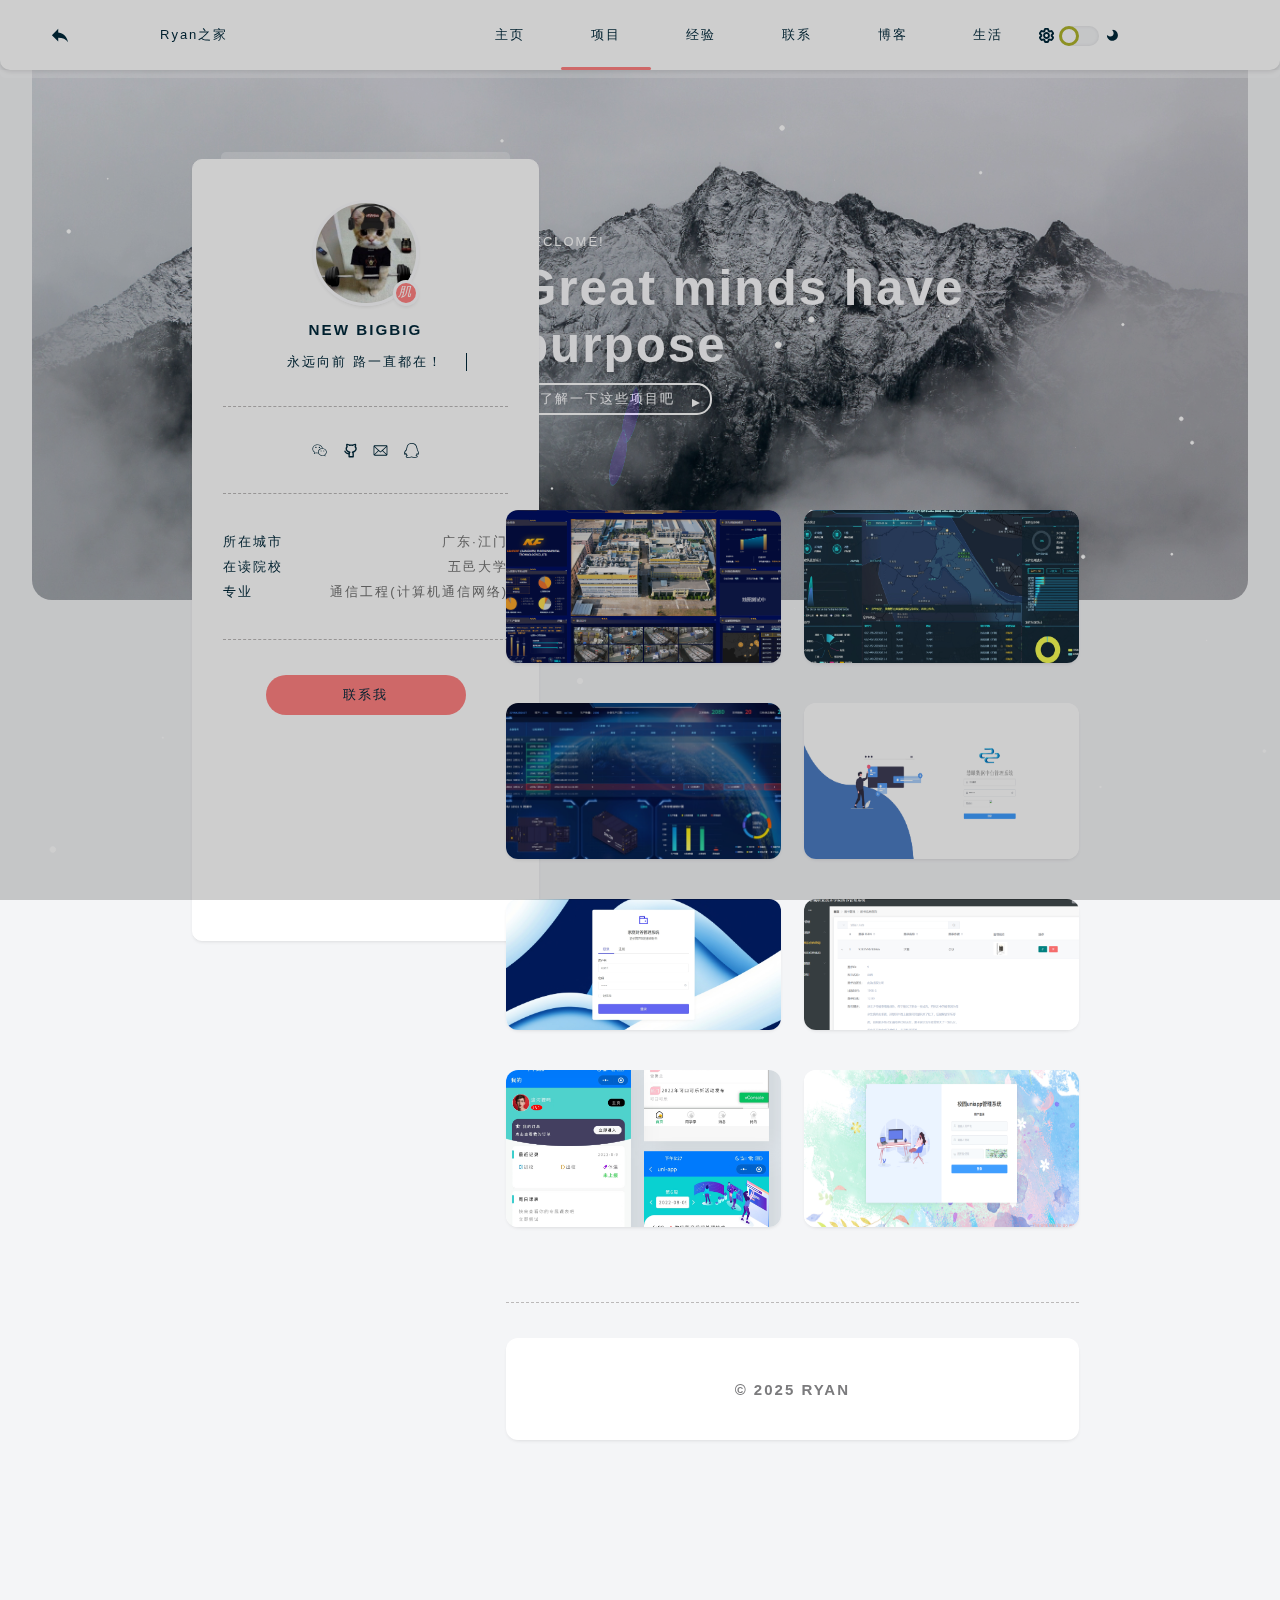
<file: home.html>
<!DOCTYPE html>
<html lang="cn">

<head>
  <meta charset="UTF-8">
  <meta http-equiv="X-UA-Compatible" content="IE=edge">
  <meta name="viewport" content="width=device-width, initial-scale=1.0">
  <title>Ryan の HOME</title>
  <link rel="stylesheet" href="./css/base.css">
  <script src="./js/jq.js"></script>
  <link rel="stylesheet" href="./css/home.css">
</head>

<body>
  <canvas class="canvas-wrap" id="triangle-lost-in-space" resize="true"></canvas>

  <!-- loadding -->
  <div class="lodding-wrap">
    <div class="loadding-div"></div>
  </div>


  <!-- 主要页面 -->
  <div class="box">

    <!-- 顶部栏 -->
    <div class="header borderafter">
      <!-- 返回按钮 -->
      <a style="position: absolute;left:50px;" href="javascript:history.back()">
        <svg t="1649246285004" class="icon" viewBox="0 0 1024 1024" version="1.1" xmlns="http://www.w3.org/2000/svg"
          p-id="3737" width="20" height="20">
          <path
            d="M98 468.9l322.8-322.8v184.4C743.6 376.7 881.9 607.3 928 837.8 812.7 676.4 651.3 602.6 420.8 602.6v189.1L98 468.9z"
            p-id="3738" fill="#254665"></path>
        </svg>
      </a>


      <div class="col">
        <span>Ryan之家</span>
        <!-- 右边操作栏 -->
        <div class="header-right">
          <!-- 按钮 -->
          <div class="min_menu-wrap" id="minmenu">
            <span class="min_menu"></span>
          </div>
          <!-- 列表 -->
          <div class="menu_list">
            <!-- 栏目 -->
            <ul class="header-nav">
              <li><a href="index.html">主页</a></li>
              <li class="active"><a href="./home.html">项目</a></li>
              <li><a href="./resume.html">经验</a></li>
              <li><a href="./contact.html">联系</a></li>
              <li><a href="./blog.html">博客</a></li>
              <li><a href="./live.html">生活</a></li>
            </ul>
            <!-- 开关灯 -->
            <span class="kaig-bottm">
              <svg t="1649159647627" class="icon" viewBox="0 0 1024 1024" version="1.1"
                xmlns="http://www.w3.org/2000/svg" p-id="2250" width="15" height="15">
                <path
                  d="M1008.535135 710.670332l-70.446388 116.386904a112.099975 112.099975 0 0 1-140.572857 43.829042l-69.422645-17.083729c-5.502624 3.1992-11.133217 6.3984-16.763809 9.341665l-18.299425 62.896276C687.335435 981.514621 639.4754 1023.744064 582.657604 1023.744064H441.764828c-56.817796 0-104.677831-42.293427-110.308423-97.703574l-18.299425-62.896276a422.166458 422.166458 0 0 1-16.827793-9.341665l-69.614597 17.083729a112.163959 112.163959 0 0 1-140.508873-43.893026L15.631361 710.542364a107.493127 107.493127 0 0 1 32.43989-144.731817L96.251206 518.910272a410.649338 410.649338 0 0 1 0-14.204448l-48.179955-46.836291a107.365159 107.365159 0 0 1-32.375906-144.731817l70.190452-116.450888a112.099975 112.099975 0 0 1 140.572857-43.893026l69.550612 17.083729c5.566608-3.1992 11.133217-6.3984 16.827794-9.341665l18.299425-62.896276C336.831061 42.229443 384.691096 0 441.508892 0H582.529636c56.817796 0 104.677831 42.293427 110.372407 97.63959l18.235441 62.704324c5.75856 3.007248 11.325169 6.142464 16.827793 9.341665l69.678581-17.083729a112.163959 112.163959 0 0 1 140.508873 43.893026l70.446388 116.514872a107.493127 107.493127 0 0 1-32.375906 144.731817l-48.179955 46.772307a414.616346 414.616346 0 0 1 0 14.204448l48.243939 46.836291c47.092227 31.928018 62.192452 94.952262 32.247938 145.115721z m-213.066733-142.23644l3.391152-31.032242a246.210447 246.210447 0 0 0 0-51.699076l-3.263184-30.904274 93.992502-91.305173-53.554612-88.553862-131.615096 32.311922-23.546113-16.059985a294.134466 294.134466 0 0 0-48.627844-26.809297l-27.513121-11.901025L568.453156 127.968008H455.649356L419.370426 252.736816l-27.705074 11.965009c-16.635841 7.166208-32.951762 16.187953-48.499875 26.745313l-23.610097 15.996001-131.487128-32.247938-53.36266 88.489878 94.056486 91.433141-3.263184 30.968258a247.874031 247.874031 0 0 0 0 51.699076l3.1992 30.904274-93.928518 91.369157 53.554612 88.489878 131.551112-32.311922 23.610097 16.059985c15.292177 10.429393 31.544114 19.451137 48.563859 26.809297l27.577106 11.965009L455.905292 895.776056h112.611848l36.342914-124.768808 27.64109-11.965009c16.699825-7.166208 32.951762-16.187953 48.563859-26.745313l23.546113-15.996001 131.423144 32.247938 53.68258-88.745814-94.184454-91.369157zM512.147232 615.846038c57.329668 0 103.846038-46.516371 103.974006-103.974006 0-57.329668-46.644339-103.974006-103.974006-103.974007S408.173225 454.542364 408.173225 511.872032 454.817564 615.846038 512.147232 615.846038z m0 127.968008c-127.968008 0-231.942014-103.910022-231.942015-231.942014 0-127.968008 103.910022-231.942014 231.942015-231.942015 127.968008 0 231.942014 103.910022 231.942014 232.133967A232.133967 232.133967 0 0 1 512.147232 743.814046z"
                  p-id="2251"></path>
              </svg>
              <!-- 开关按钮 -->
              <span class="my-radio active" id="myRadio">
                <i></i>
              </span>
              <svg t="1649159678284" class="icon" viewBox="0 0 1024 1024" version="1.1"
                xmlns="http://www.w3.org/2000/svg" p-id="3376" width="15" height="15">
                <path
                  d="M505.4 878.6c-196.7 0-358-150.9-374.9-343.1 1-18.6 16.1-33.4 34.9-33.4 10.8 0 20.5 4.8 26.9 12.4 0.2 0.3 0.5 0.1 0.5-0.7 41.6 44.2 100.5 71.9 166.1 71.9 127.1 0 230.1-103 230.1-230.1 0-66.1-28-125.1-72.6-166.8 0.1-0.1 0.5-0.1 0.3-0.3-7-6.5-11.4-15.7-11.4-26.1 0-19 14.9-34.1 33.7-35.3 192.1 17.1 342.9 178.3 342.9 375 0 208-168.5 376.5-376.5 376.5z"
                  p-id="3377"></path>
              </svg>
            </span>
          </div>
        </div>
      </div>
    </div>

    <!-- 顶部导航 -->
    <div class="navigation">
      <div class="nav-titleBox co zz">
        <!-- 占位符 -->
        <div class="co-left"></div>

        <!-- 标题 -->
        <div class="co-right">
          <span class="titleBox-tag">WECLOME!</span>
          <h1>
            Great minds have purpose
          </h1>
          <a class="buttom navbtn" href="#next-one">了解一下这些项目吧
          </a>
        </div>
      </div>
    </div>

    <!-- 主要修改部分 -->
    <div class="content zz">
      <!-- 占位符 -->
      <div class="co-left">
        <!-- 简历吸盘 -->
        <!-- 简历吸盘 -->
        <div class="me-card carbox borderbefore" id="mycard">
          <div class="mecar-title">
            <div class="me-image">
              <span class="status">
                <i>肌肉大大的</i>
              </span>
              <img src="./img/touxiang.jpg" alt="">
            </div>
            <h3>NEW BIGBIG</h3>
            <p class="me-hover">
              <span>永远向前 路一直都在！</span>
            </p>
          </div>
          <div class="borderbotm"></div>
          <div class="lianxi-list">
            <a title="ryan1904"  href="contact.html">
              <svg t="1649145899448" class="icon" viewBox="0 0 1024 1024" version="1.1"
                   xmlns="http://www.w3.org/2000/svg" p-id="14861" width="15" height="15">
                <path
                        d="M506.942 345.921c25.259 0 42.134-16.916 42.134-42.107 0-25.477-16.848-41.956-42.134-41.956-25.299 0-50.668 16.48-50.668 41.956 0.028 25.204 25.409 42.107 50.668 42.107l0 0zM506.942 345.921zM271.257 261.857c-25.259 0-50.79 16.48-50.79 41.956 0 25.19 25.532 42.107 50.79 42.107 25.163 0 42.012-16.916 42.012-42.107-0.014-25.477-16.834-41.956-42.012-41.956l0 0zM271.257 261.857zM1010.654 615.492c0-133.202-123.563-246.702-275.237-258.512 0.205-1.652 0.301-3.373-0.068-5.092-30.406-141.79-182.886-248.695-354.7-248.695-194.15 0-352.119 135.387-352.119 301.793 0 89.279 45.574 169.725 131.946 233.158l-30.106 90.508c-1.939 5.885-0.177 12.37 4.506 16.452 2.853 2.458 6.445 3.741 10.076 3.741 2.335 0 4.697-0.546 6.867-1.625l113.036-56.565 13.926 2.827c34.802 7.154 64.853 13.353 101.868 13.353 10.895 0 40.878-3.987 43.404-7.182 40.755 101.99 153.094 175.61 285.273 175.61 33.86 0 68.13-8.164 98.891-15.866l87.136 47.636c2.307 1.257 4.847 1.911 7.359 1.911 3.441 0 6.881-1.161 9.639-3.413 4.847-3.932 6.841-10.404 5.038-16.33l-22.255-74.001c74.602-58.955 115.521-129.488 115.521-199.708l0 0zM409.798 665.75c-9.626 0.833-19.388 1.243-29.082 1.243-32.686 0-60.334-5.652-92.31-12.26l-18.582-3.755c-3.195-0.683-6.567-0.245-9.503 1.269l-81.687 40.892 21.231-63.775c2.076-6.24-0.205-13.053-5.57-16.821-82.07-57.207-123.659-126.894-123.659-207.093 0-144.179 139.087-261.516 310.067-261.516 151.142 0 284.959 91.955 312.579 214.261-158.475 2.076-286.706 113.487-286.706 250.32 0 19.893 3.018 39.171 8.11 57.767-1.542-0.382-3.168-0.683-4.887-0.532l0 0zM860.371 788.699c-4.875 3.673-6.935 10.007-5.188 15.852l13.804 45.903-56.647-30.993c-2.157-1.188-4.588-1.803-7.004-1.803-1.188 0-2.389 0.15-3.564 0.464-30.379 7.674-61.822 15.593-92.433 15.593-142.186 0-257.857-97.717-257.857-217.811 0-120.095 115.658-217.771 257.857-217.771 139.469 0 257.325 99.724 257.325 217.771 0 59.87-37.738 121.255-106.291 172.797l0 0zM868.181 797.178zM616.454 506.006c-16.848 0-33.696 16.971-33.696 33.792 0 16.944 16.848 33.669 33.696 33.669 25.313 0 42.038-16.725 42.038-33.669 0-16.848-16.725-33.792-42.038-33.792l0 0zM616.454 506.006zM801.58 506.006c-16.603 0-33.451 16.971-33.451 33.792 0 16.944 16.848 33.669 33.451 33.669 25.231 0 42.257-16.725 42.257-33.669 0-16.848-16.998-33.792-42.257-33.792l0 0zM801.58 506.006z"
                        p-id="14862"></path>
              </svg>
            </a>
            <a title="@Jackyniubigbig" href="https://gitee.com/Jackyniubigbig">
              <svg t="1649145950732" class="icon" viewBox="0 0 1024 1024" version="1.1"
                   xmlns="http://www.w3.org/2000/svg" p-id="16367" width="15" height="15">
                <path
                        d="M695.765333 981.333333h-276.053333c-26.794667 0-47.317333-21.077333-47.317333-48.64V739.84c0-29.184 6.314667-56.746667 17.365333-81.066667-129.365333-48.64-214.528-150.784-214.528-264.277333 0-53.504 17.365333-103.765333 50.474667-147.498667-12.629333-42.154667-15.786667-95.658667-12.629334-157.269333C216.234667 62.122667 236.8 42.666667 261.973333 42.666667c14.208 0 134.101333 1.621333 203.52 64.853333a504.448 504.448 0 0 1 184.533334 0C717.866667 44.288 837.717333 42.666667 853.504 42.666667c25.216 0 45.738667 19.456 47.317333 45.397333 4.693333 61.610667 0 115.114667-12.629333 157.269333C921.301333 290.688 938.666667 340.906667 938.666667 392.832c0 113.493333-85.162667 215.637333-214.528 264.277333a207.786667 207.786667 0 0 1 17.365333 81.066667v192.896c1.578667 27.562667-20.48 50.261333-45.738667 50.261333z m-228.693333-97.28h181.333333V739.84c0-27.562667-12.586667-53.504-33.109333-71.338667-14.165333-11.349333-20.48-30.805333-15.786667-50.261333 4.778667-17.834667 18.944-32.426667 36.309334-35.669333 123.050667-24.32 208.213333-102.144 208.213333-189.696 0-47.018667-25.258667-82.688-45.738667-105.386667-14.208-14.549333-17.365333-35.626667-7.893333-55.082667 6.314667-12.970667 15.786667-40.533333 15.786667-89.173333-39.466667 6.485333-85.205333 19.456-102.528 45.397333-11.093333 16.213333-31.573333 24.32-50.474667 19.456a393.045333 393.045333 0 0 0-194.005333 0c-18.944 4.864-37.888-3.242667-50.474667-19.456-17.365333-25.941333-63.146667-38.912-102.528-45.397333 1.578667 48.64 9.429333 76.202667 15.786667 89.173333 7.850667 17.834667 4.693333 40.533333-7.936 55.082667-20.48 22.698667-45.738667 58.368-45.738667 105.386667 0 87.552 85.205333 163.754667 208.213333 189.696 17.365333 3.242667 31.573333 17.834667 36.266667 35.669333 4.736 17.834667-1.578667 37.290667-15.786667 50.261333a95.104 95.104 0 0 0-33.109333 71.296v144.298667h3.157333z"
                        fill="#172B4D" p-id="16368"></path>
                <path
                        d="M403.968 788.394667c-212.949333 0-309.162667-194.56-313.898667-202.666667-11.050667-24.32-1.578667-53.461333 20.48-64.810667 23.68-11.349333 52.053333-1.621333 63.146667 21.077334 3.114667 6.485333 80.426667 157.269333 241.28 149.162666 26.837333-1.621333 48.896 19.456 48.896 46.976 1.578667 27.562667-18.901333 50.261333-45.738667 50.261334h-14.165333z"
                        fill="#172B4D" p-id="16369"></path>
              </svg>
            </a>
            <a title="man_wong@foxmail.com" href="Mailto:man_wong@foxmail.com?Subject=邮箱标题&amp;Body=邮箱内容！">
              <svg t="1649145973361" class="icon" viewBox="0 0 1024 1024" version="1.1"
                   xmlns="http://www.w3.org/2000/svg" p-id="17271" width="15" height="15">
                <path
                        d="M983.899806 785.385782V224.886223h0.180631l-0.180631-4.696419c-0.180632-5.238314-0.722526-10.476627-1.806315-15.714941-2.890104-25.469042-21.675781-44.977245-45.519139-47.686717H122.287529c-11.741048 0-23.482096 1.625684-34.861881 5.238314-30.346093 10.295996-50.757453 40.100194-50.576821 74.058917v534.849885c-0.361263 21.314518 5.780208 42.087141 17.701887 59.789028l0.361263 0.722526 5.418946 3.973893c18.243782 21.856412 44.977245 34.319986 73.517022 34.500618H904.421944c37.751984 0 70.265655-27.094726 79.477862-66.291763l0.180631-0.541894c0.361263-5.96084 0.361263-11.741048-0.180631-17.701888zM390.16405 547.494091l55.453872 49.854295 43.893456 40.100194c5.418945 5.96084 13.005468 9.57347 21.133886 9.57347 7.947786 0 15.534309-3.431999 21.133886-9.57347l101.153642-91.941436 272.753572 263.721997H126.622685L390.16405 547.494091z m120.119951 30.346092L111.449638 216.03528H115.604163c214.409596-0.903158 703.559711-2.890104 793.875463-0.361263l-399.195625 362.166166z m165.458458-69.72376l251.619686-227.956959v474.518963L675.742459 508.116423z m-328.568707 0.180631L93.205856 760.278003V278.895043l253.967896 229.402011z"
                        p-id="17272"></path>
              </svg>
            </a>
            <a title="1925449140"  href="contact.html">
              <svg t="1649146096754" class="icon" viewBox="0 0 1024 1024" version="1.1"
                   xmlns="http://www.w3.org/2000/svg" p-id="18277" width="15" height="15">
                <path
                        d="M537.576602 0c345.434577 0 362.285044 329.787714 362.285044 329.787714 52.356809 69.207276 24.072096 131.794725 24.072096 131.794725 168.504671 264.793055 59.578437 341.22196 29.488318 346.638181-29.488318 5.416222-58.374833-32.49733-58.374833-32.49733s-9.628838 37.913551-33.700934 58.374833c87.86315 40.922563 72.216288 92.075767 72.216288 92.075767s-18.655874 154.061414-383.94993 56.569425l-31.293725-5.416222c-350.248996 126.378504-393.578768-43.931575-393.578768-43.931575s-14.443258-71.012683 53.560413-97.491989c-39.718958-24.072096-53.560413-75.2253-53.560413-75.2253s-35.506341 57.77303-81.845126 36.709946C-3.443754 775.723291-31.728467 587.359141 143.997834 451.351799c0 0-25.275701-80.641521 32.49733-128.785713C176.495163 322.566085 192.142025 0 537.576602 0L537.576602 0 537.576602 0zM230.055576 341.22196C153.626672 406.216619 204.779876 471.211278 204.779876 471.211278 36.275204 574.72129 66.365324 742.022357 66.365324 742.022357s27.081108-13.239653 45.736982-52.356809c19.257677-39.117156 48.745994 6.619826 48.745994 6.619826s18.655874 89.066755 74.623497 123.971294c56.569425 34.904539-2.40721 57.171228-2.40721 57.171228s-61.985647 0.601802-56.569425 43.329773c5.416222 42.126168 205.81642 95.084779 325.575097 1.203605l63.791054 8.425234c209.427235 72.81809 312.937247 4.814419 319.557073-8.425234 6.619826-13.239653-31.895527-38.515353-67.401869-53.560413-35.506341-15.04506-44.533377-30.691922-13.239653-51.153204 31.293725-21.063084 43.931575-62.587449 61.985647-105.31542 18.054072-42.72797 45.736982-21.664886 49.347797-9.628838 3.610814 12.036048 29.488318 52.356809 29.488318 52.356809s68.003671-72.216288-73.419893-285.856139c0 0 30.691922-63.791054-21.063084-116.147863 0 0-12.63785-300.299397-320.158876-300.299397C224.639355 52.356809 230.055576 341.22196 230.055576 341.22196L230.055576 341.22196 230.055576 341.22196z"
                        p-id="18278"></path>
              </svg>
            </a>
          </div>
          <div class="borderbotm"></div>
          <div class="mecar-bottm">
            <div>
              <span class="mecarbottm-key">所在城市</span>
              <span class="mecarbottm-value">广东·江门</span>
            </div>
            <div>
              <span class="mecarbottm-key">在读院校</span>
              <span class="mecarbottm-value">五邑大学</span>
            </div>
            <div>
              <span class="mecarbottm-key">专业</span>
              <span class="mecarbottm-value">通信工程(计算机通信网络)</span>
            </div>

          </div>
          <div class="borderbotm"></div>
          <div class="buttom-box ">
            <a class="button"  href="contact.html">联系我</a>
          </div>
        </div>
      </div>
      <!-- 右边 -->
      <div class="co-right" id="next-one">
        <div class="content-li li1">
          <div class="li1-box">
            <a class="li1-box-item carbox">
              <img src="./img/project/daping.png" alt="">
              <div class="boxitem-title">
                <h6>基于SpringBoot+Vue的数据展示大屏</h6>
                <span>数据展示大屏</span>
              </div>
            </a>
            <a class="li1-box-item carbox">
              <img src="./img/project/weilai.jpg" alt="">
              <div class="boxitem-title">
                <h6>基于SpringBoot+Vue的数据展示大屏</h6>
                <span>数据展示大屏</span>
              </div>
            </a>
            <a class="li1-box-item carbox">
              <img src="./img/project/jizhuanxiang.jpg" alt="">
              <div class="boxitem-title">
                <h6>基于SpringBoot+Vue的数据展示大屏</h6>
                <span>数据展示大屏</span>
              </div>
            </a>
            <a class="li1-box-item carbox">
              <img src="./img/project/huiyan.png" alt="">
              <div class="boxitem-title">
                <h6>基于SpringBoot+Vue的公司数据管理系统</h6>
                <span>公司数据管理系统</span>
              </div>
            </a>
            <a class="li1-box-item carbox">
              <img src="./img/project/jiating.jpeg" alt="">
              <div class="boxitem-title">
                <h6>基于SpringBoot+Vue的家庭财务管理系统</h6>
                <span>家庭财务管理系统</span>
              </div>
            </a>
            <a class="li1-box-item carbox">
              <img src="./img/project/tushu.png" alt="">
              <div class="boxitem-title">
                <h6>基于Vue+NodeJs图书管理系统前后端</h6>
                <span>图书管理系统</span>
              </div>
            </a>
            <a class="li1-box-item carbox" title="未上线">
              <img src="./img/project/uniapp.png" alt="">
              <div class="boxitem-title">
                <h6>校园综合服务uniapp小程序</h6>
                <span>uniapp小程序</span>
              </div>
            </a>
            <a class="li1-box-item carbox" title="未上线">
              <img src="./img/project/guanli.png" alt="">
              <div class=" boxitem-title">
                <h6>uniapp校园综合服务后台管理系统</h6>
                <span>后台管理系统</span>
              </div>
            </a>
          </div>
        </div>
        <div class="borderbotm"></div>
        <div class="carbox copybottm">
          <h2>© 2025 RYAN</h2>
        </div>
      </div>
    </div>
</body>

<script src="./js/base.js"></script>
<script type="text/javascript" src="./js/paper-full.min.js"></script>
<script type="text/javascript" src="./js/canvas.js"></script>

</html>
</file>
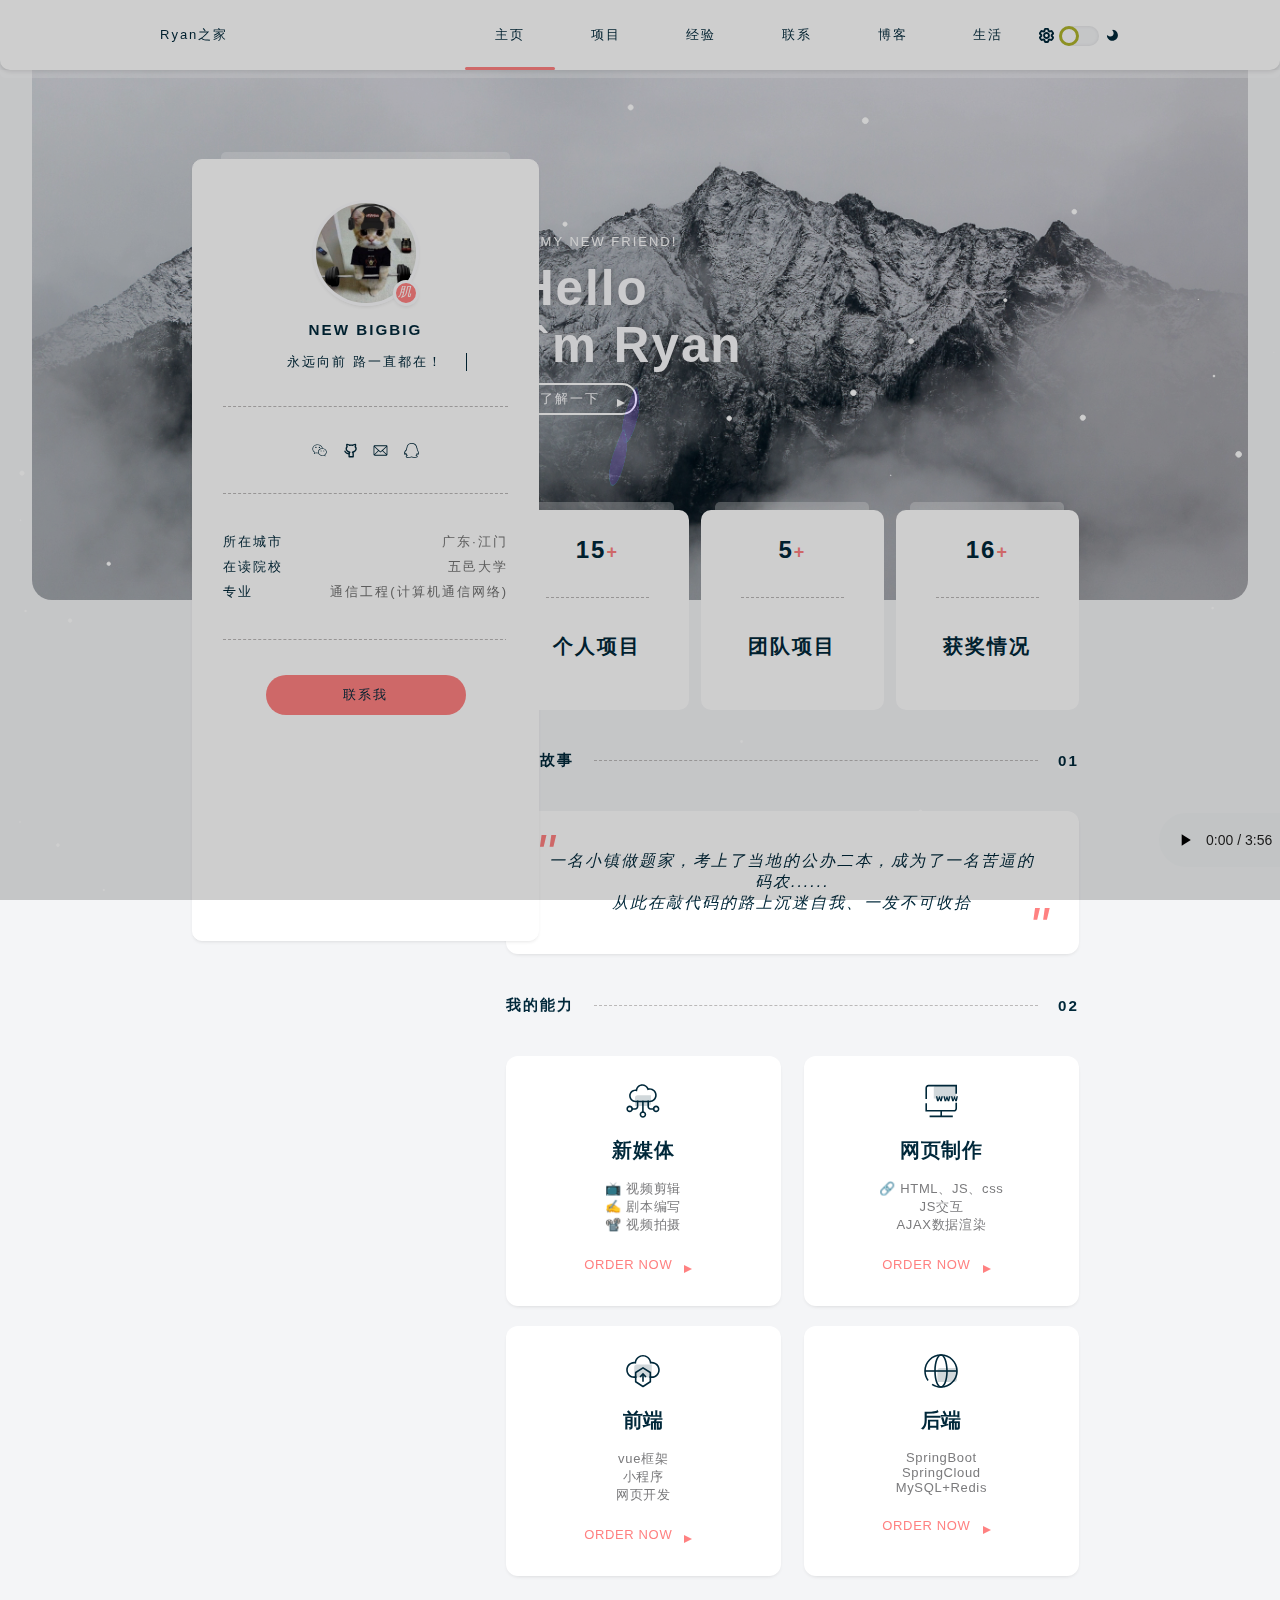
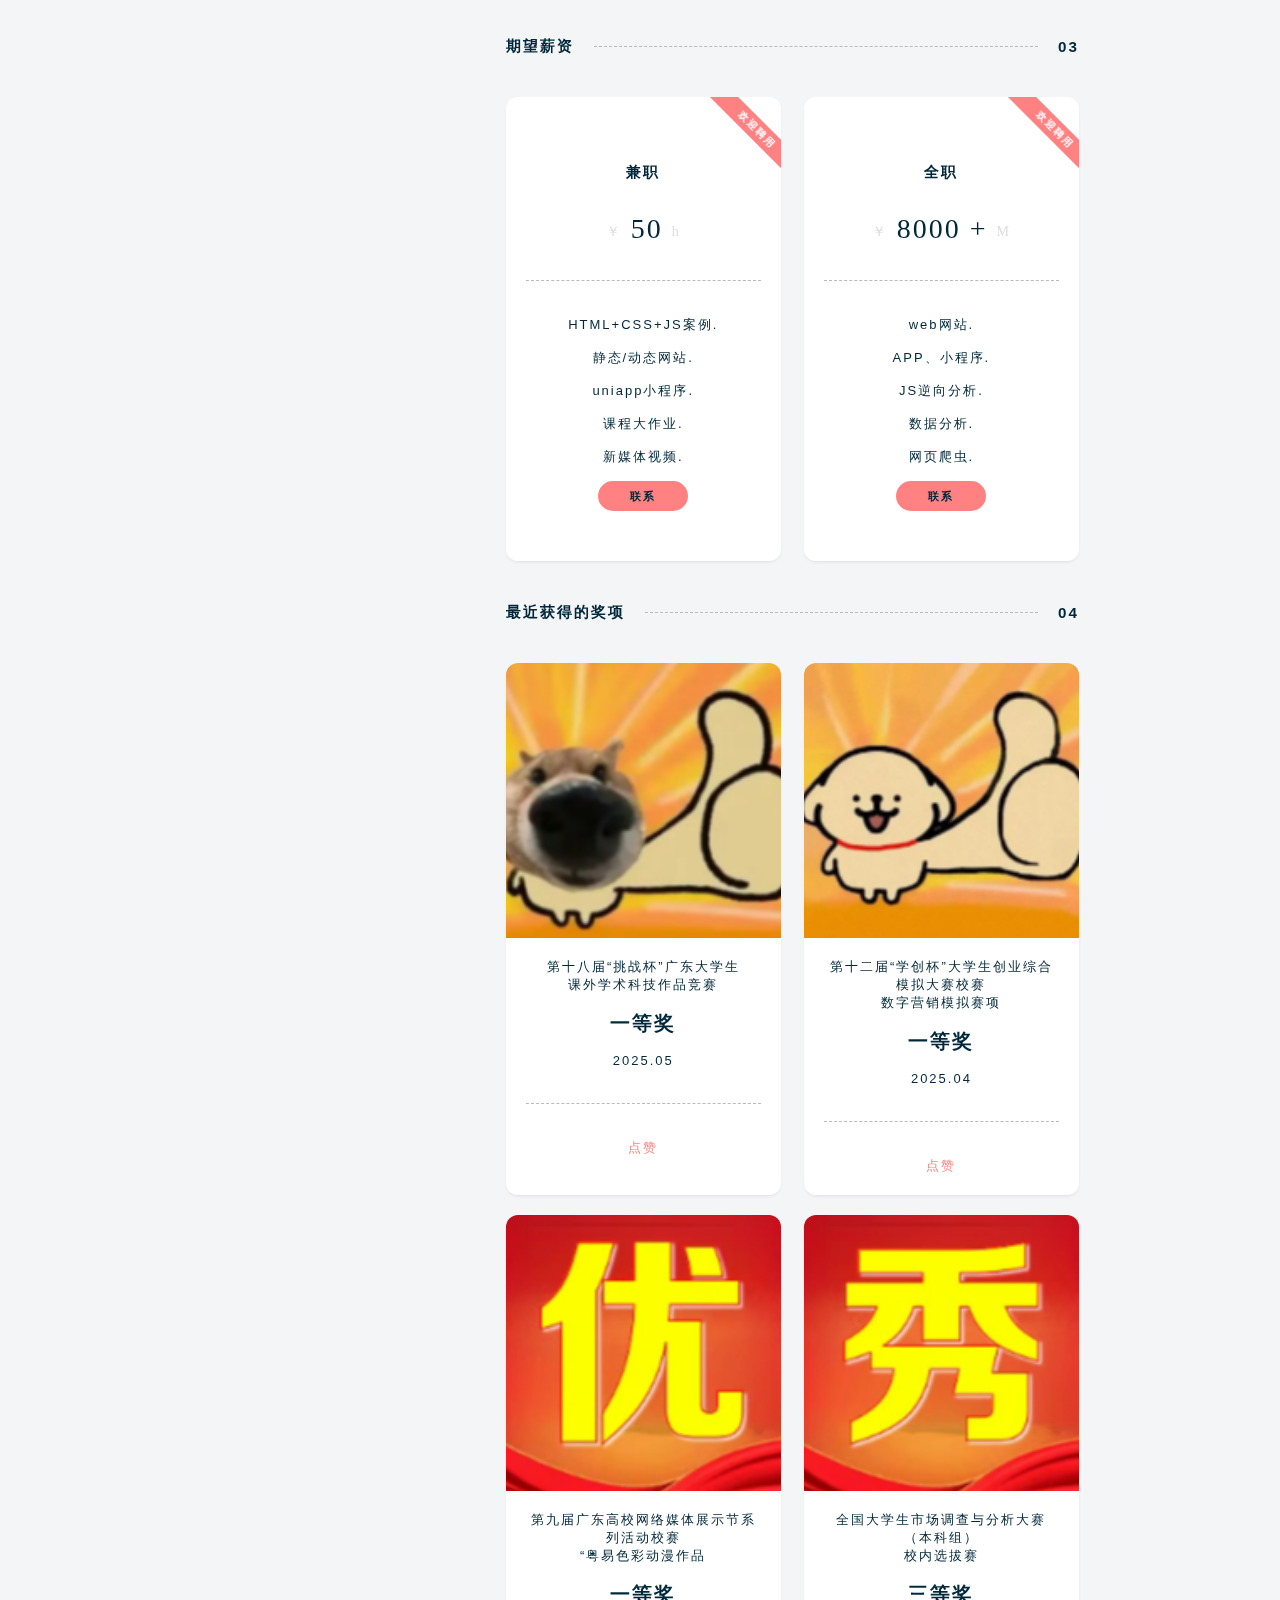
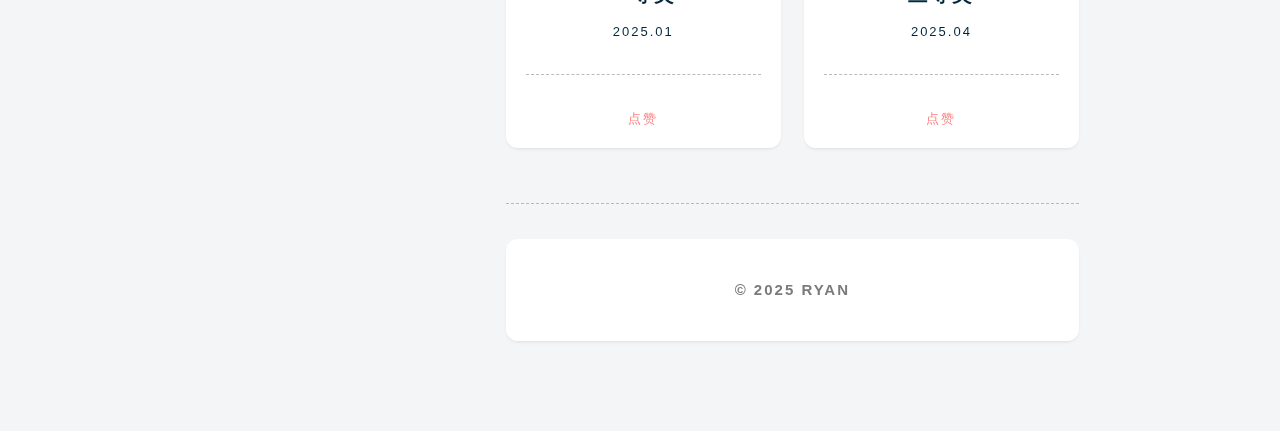
<file: index2.html>
<!DOCTYPE html>
<html lang="cn">

<head>
    <meta charset="UTF-8">
    <meta content="IE=edge" http-equiv="X-UA-Compatible">
    <meta content="width=device-width, initial-scale=1.0" name="viewport">
    <title>Ryan の HOME</title>
    <link href="./css/base.css" rel="stylesheet">
    <script src="./js/jq.js"></script>
    <link href="./css/index1.css" rel="stylesheet">

</head>

<body>

<div class="music-wrap" id="musicwrap">
    <audio controls id="play1">
        <source src="./img/music.mp3">
    </audio>
</div>


<canvas class="canvas-wrap" id="triangle-lost-in-space" resize="true"></canvas>

<!-- loadding -->
<div class="lodding-wrap">
    <div class="loadding-div"></div>
</div>
<!--&lt;!&ndash; 遮罩层 &ndash;&gt;
<div class="zhezhao" id="zhezhao">
    <span class="close"><svg class="icon" height="32" p-id="4692" t="1649229755294"
                             version="1.1" viewBox="0 0 1024 1024" width="32" xmlns="http://www.w3.org/2000/svg">
        <path
                d="M512 0C229.187368 0 0 229.187368 0 512 0 794.812632 229.187368 1024 512 1024 794.812632 1024 1024 794.812632 1024 512 1024 229.187368 794.812632 0 512 0ZM512 970.105263C259.368421 970.105263 53.894737 764.631579 53.894737 512 53.894737 259.368421 259.368421 53.894737 512 53.894737 764.631579 53.894737 970.105263 259.368421 970.105263 512 970.105263 764.631579 764.631579 970.105263 512 970.105263ZM550.130526 512 719.629474 342.366316C730.273684 331.856842 730.273684 314.88 719.629474 304.370526 709.12 293.726316 692.143158 293.726316 681.633684 304.370526L512 473.869474 342.366316 304.370526C331.856842 293.726316 314.88 293.726316 304.370526 304.370526 293.726316 314.88 293.726316 331.856842 304.370526 342.366316L473.869474 512 304.370526 681.633684C293.726316 692.143158 293.726316 709.12 304.370526 719.629474 309.625263 724.884211 316.496842 727.578947 323.368421 727.578947 330.24 727.578947 337.111579 724.884211 342.366316 719.629474L512 550.130526 681.633684 719.629474C686.888421 724.884211 693.76 727.578947 700.631579 727.578947 707.503158 727.578947 714.374737 724.884211 719.629474 719.629474 730.273684 709.12 730.273684 692.143158 719.629474 681.633684L550.130526 512Z"
                p-id="4693"></path>
      </svg></span>
    <div id="videoResume">
        <video controls="" id="videoResumeC" name="media">
            <source src="http://123.56.144.92/hualang/WhyDon'tWe.mp4" type="video/mp4">
        </video>
    </div>
</div>-->

<!-- 主要页面 -->
<div class="box">

    <!-- 顶部栏 -->
    <div class="header borderafter">
        <!-- 返回按钮 -->
        <!--<a style="position: absolute;left:50px;" href="javascript:history.back()">
          <svg t="1649246285004" class="icon" viewBox="0 0 1024 1024" version="1.1" xmlns="http://www.w3.org/2000/svg"
            p-id="3737" width="20" height="20">
            <path
              d="M98 468.9l322.8-322.8v184.4C743.6 376.7 881.9 607.3 928 837.8 812.7 676.4 651.3 602.6 420.8 602.6v189.1L98 468.9z"
              p-id="3738" fill="#254665"></path>
          </svg>
        </a>-->


        <div class="col">
            <span>Ryan之家</span>
            <!-- 右边操作栏 -->

            <div class="header-right">
                <!-- 按钮 -->
                <div class="min_menu-wrap" id="minmenu">
                    <span class="min_menu"></span>
                </div>
                <!-- 列表 -->
                <div class="menu_list">
                    <!-- 栏目 -->
                    <ul class="header-nav">
                        <li class="active"><a href="./index2.html">主页</a></li>
                        <li><a href="./home.html">项目</a></li>
                        <li><a href="./resume.html">经验</a></li>
                        <li><a href="./contact.html">联系</a></li>
                        <li><a href="./blog.html">博客</a></li>
                        <li><a href="./live.html">生活</a></li>
                    </ul>
                    <!-- 开关灯 -->
                    <span class="kaig-bottm">
              <svg class="icon" height="15" p-id="2250" t="1649159647627"
                   version="1.1" viewBox="0 0 1024 1024" width="15" xmlns="http://www.w3.org/2000/svg">
                <path
                        d="M1008.535135 710.670332l-70.446388 116.386904a112.099975 112.099975 0 0 1-140.572857 43.829042l-69.422645-17.083729c-5.502624 3.1992-11.133217 6.3984-16.763809 9.341665l-18.299425 62.896276C687.335435 981.514621 639.4754 1023.744064 582.657604 1023.744064H441.764828c-56.817796 0-104.677831-42.293427-110.308423-97.703574l-18.299425-62.896276a422.166458 422.166458 0 0 1-16.827793-9.341665l-69.614597 17.083729a112.163959 112.163959 0 0 1-140.508873-43.893026L15.631361 710.542364a107.493127 107.493127 0 0 1 32.43989-144.731817L96.251206 518.910272a410.649338 410.649338 0 0 1 0-14.204448l-48.179955-46.836291a107.365159 107.365159 0 0 1-32.375906-144.731817l70.190452-116.450888a112.099975 112.099975 0 0 1 140.572857-43.893026l69.550612 17.083729c5.566608-3.1992 11.133217-6.3984 16.827794-9.341665l18.299425-62.896276C336.831061 42.229443 384.691096 0 441.508892 0H582.529636c56.817796 0 104.677831 42.293427 110.372407 97.63959l18.235441 62.704324c5.75856 3.007248 11.325169 6.142464 16.827793 9.341665l69.678581-17.083729a112.163959 112.163959 0 0 1 140.508873 43.893026l70.446388 116.514872a107.493127 107.493127 0 0 1-32.375906 144.731817l-48.179955 46.772307a414.616346 414.616346 0 0 1 0 14.204448l48.243939 46.836291c47.092227 31.928018 62.192452 94.952262 32.247938 145.115721z m-213.066733-142.23644l3.391152-31.032242a246.210447 246.210447 0 0 0 0-51.699076l-3.263184-30.904274 93.992502-91.305173-53.554612-88.553862-131.615096 32.311922-23.546113-16.059985a294.134466 294.134466 0 0 0-48.627844-26.809297l-27.513121-11.901025L568.453156 127.968008H455.649356L419.370426 252.736816l-27.705074 11.965009c-16.635841 7.166208-32.951762 16.187953-48.499875 26.745313l-23.610097 15.996001-131.487128-32.247938-53.36266 88.489878 94.056486 91.433141-3.263184 30.968258a247.874031 247.874031 0 0 0 0 51.699076l3.1992 30.904274-93.928518 91.369157 53.554612 88.489878 131.551112-32.311922 23.610097 16.059985c15.292177 10.429393 31.544114 19.451137 48.563859 26.809297l27.577106 11.965009L455.905292 895.776056h112.611848l36.342914-124.768808 27.64109-11.965009c16.699825-7.166208 32.951762-16.187953 48.563859-26.745313l23.546113-15.996001 131.423144 32.247938 53.68258-88.745814-94.184454-91.369157zM512.147232 615.846038c57.329668 0 103.846038-46.516371 103.974006-103.974006 0-57.329668-46.644339-103.974006-103.974006-103.974007S408.173225 454.542364 408.173225 511.872032 454.817564 615.846038 512.147232 615.846038z m0 127.968008c-127.968008 0-231.942014-103.910022-231.942015-231.942014 0-127.968008 103.910022-231.942014 231.942015-231.942015 127.968008 0 231.942014 103.910022 231.942014 232.133967A232.133967 232.133967 0 0 1 512.147232 743.814046z"
                        p-id="2251"></path>
              </svg>
                        <!-- 开关按钮 -->
              <span class="my-radio active" id="myRadio">
                <i></i>
              </span>
              <svg class="icon" height="15" p-id="3376" t="1649159678284"
                   version="1.1" viewBox="0 0 1024 1024" width="15" xmlns="http://www.w3.org/2000/svg">
                <path
                        d="M505.4 878.6c-196.7 0-358-150.9-374.9-343.1 1-18.6 16.1-33.4 34.9-33.4 10.8 0 20.5 4.8 26.9 12.4 0.2 0.3 0.5 0.1 0.5-0.7 41.6 44.2 100.5 71.9 166.1 71.9 127.1 0 230.1-103 230.1-230.1 0-66.1-28-125.1-72.6-166.8 0.1-0.1 0.5-0.1 0.3-0.3-7-6.5-11.4-15.7-11.4-26.1 0-19 14.9-34.1 33.7-35.3 192.1 17.1 342.9 178.3 342.9 375 0 208-168.5 376.5-376.5 376.5z"
                        p-id="3377"></path>
              </svg>
            </span>
                </div>
            </div>
        </div>
    </div>

    <!-- 顶部导航 -->
    <div class="navigation">
        <div class="nav-titleBox co zz">
            <!-- 占位符 -->
            <div class="co-left"></div>

            <!-- 标题 -->
            <div class="co-right ">
                <span class="titleBox-tag">HI MY NEW FRIEND!</span>
                <h1>
                    Hello<br>
                    I`m Ryan
                </h1>
                <a class="buttom navbtn" href="#next-one">了解一下
                </a>
            </div>
        </div>
    </div>


    <!-- 主要内容 -->
    <div class="container content zz">

        <!-- 占位符 -->
        <div class="co-left">
            <!-- 简历吸盘 -->
            <div class="me-card carbox borderbefore" id="mycard">
                <div class="mecar-title">
                    <div class="me-image">
              <span class="status">
                <i>肌肉大大的</i>
              </span>
                        <img alt="" src="./img/touxiang.jpg">
                    </div>
                    <h3>NEW BIGBIG</h3>
                    <p class="me-hover">
                        <span>永远向前 路一直都在！</span>
                    </p>
                </div>
                <div class="borderbotm"></div>
                <div class="lianxi-list">
                    <a href="contact.html" title="ryan1904">
                        <svg class="icon" height="15" p-id="14861" t="1649145899448"
                             version="1.1" viewBox="0 0 1024 1024" width="15" xmlns="http://www.w3.org/2000/svg">
                            <path
                                    d="M506.942 345.921c25.259 0 42.134-16.916 42.134-42.107 0-25.477-16.848-41.956-42.134-41.956-25.299 0-50.668 16.48-50.668 41.956 0.028 25.204 25.409 42.107 50.668 42.107l0 0zM506.942 345.921zM271.257 261.857c-25.259 0-50.79 16.48-50.79 41.956 0 25.19 25.532 42.107 50.79 42.107 25.163 0 42.012-16.916 42.012-42.107-0.014-25.477-16.834-41.956-42.012-41.956l0 0zM271.257 261.857zM1010.654 615.492c0-133.202-123.563-246.702-275.237-258.512 0.205-1.652 0.301-3.373-0.068-5.092-30.406-141.79-182.886-248.695-354.7-248.695-194.15 0-352.119 135.387-352.119 301.793 0 89.279 45.574 169.725 131.946 233.158l-30.106 90.508c-1.939 5.885-0.177 12.37 4.506 16.452 2.853 2.458 6.445 3.741 10.076 3.741 2.335 0 4.697-0.546 6.867-1.625l113.036-56.565 13.926 2.827c34.802 7.154 64.853 13.353 101.868 13.353 10.895 0 40.878-3.987 43.404-7.182 40.755 101.99 153.094 175.61 285.273 175.61 33.86 0 68.13-8.164 98.891-15.866l87.136 47.636c2.307 1.257 4.847 1.911 7.359 1.911 3.441 0 6.881-1.161 9.639-3.413 4.847-3.932 6.841-10.404 5.038-16.33l-22.255-74.001c74.602-58.955 115.521-129.488 115.521-199.708l0 0zM409.798 665.75c-9.626 0.833-19.388 1.243-29.082 1.243-32.686 0-60.334-5.652-92.31-12.26l-18.582-3.755c-3.195-0.683-6.567-0.245-9.503 1.269l-81.687 40.892 21.231-63.775c2.076-6.24-0.205-13.053-5.57-16.821-82.07-57.207-123.659-126.894-123.659-207.093 0-144.179 139.087-261.516 310.067-261.516 151.142 0 284.959 91.955 312.579 214.261-158.475 2.076-286.706 113.487-286.706 250.32 0 19.893 3.018 39.171 8.11 57.767-1.542-0.382-3.168-0.683-4.887-0.532l0 0zM860.371 788.699c-4.875 3.673-6.935 10.007-5.188 15.852l13.804 45.903-56.647-30.993c-2.157-1.188-4.588-1.803-7.004-1.803-1.188 0-2.389 0.15-3.564 0.464-30.379 7.674-61.822 15.593-92.433 15.593-142.186 0-257.857-97.717-257.857-217.811 0-120.095 115.658-217.771 257.857-217.771 139.469 0 257.325 99.724 257.325 217.771 0 59.87-37.738 121.255-106.291 172.797l0 0zM868.181 797.178zM616.454 506.006c-16.848 0-33.696 16.971-33.696 33.792 0 16.944 16.848 33.669 33.696 33.669 25.313 0 42.038-16.725 42.038-33.669 0-16.848-16.725-33.792-42.038-33.792l0 0zM616.454 506.006zM801.58 506.006c-16.603 0-33.451 16.971-33.451 33.792 0 16.944 16.848 33.669 33.451 33.669 25.231 0 42.257-16.725 42.257-33.669 0-16.848-16.998-33.792-42.257-33.792l0 0zM801.58 506.006z"
                                    p-id="14862"></path>
                        </svg>
                    </a>
                    <a href="https://gitee.com/Jackyniubigbig" title="@Jackyniubigbig">
                        <svg class="icon" height="15" p-id="16367" t="1649145950732"
                             version="1.1" viewBox="0 0 1024 1024" width="15" xmlns="http://www.w3.org/2000/svg">
                            <path
                                    d="M695.765333 981.333333h-276.053333c-26.794667 0-47.317333-21.077333-47.317333-48.64V739.84c0-29.184 6.314667-56.746667 17.365333-81.066667-129.365333-48.64-214.528-150.784-214.528-264.277333 0-53.504 17.365333-103.765333 50.474667-147.498667-12.629333-42.154667-15.786667-95.658667-12.629334-157.269333C216.234667 62.122667 236.8 42.666667 261.973333 42.666667c14.208 0 134.101333 1.621333 203.52 64.853333a504.448 504.448 0 0 1 184.533334 0C717.866667 44.288 837.717333 42.666667 853.504 42.666667c25.216 0 45.738667 19.456 47.317333 45.397333 4.693333 61.610667 0 115.114667-12.629333 157.269333C921.301333 290.688 938.666667 340.906667 938.666667 392.832c0 113.493333-85.162667 215.637333-214.528 264.277333a207.786667 207.786667 0 0 1 17.365333 81.066667v192.896c1.578667 27.562667-20.48 50.261333-45.738667 50.261333z m-228.693333-97.28h181.333333V739.84c0-27.562667-12.586667-53.504-33.109333-71.338667-14.165333-11.349333-20.48-30.805333-15.786667-50.261333 4.778667-17.834667 18.944-32.426667 36.309334-35.669333 123.050667-24.32 208.213333-102.144 208.213333-189.696 0-47.018667-25.258667-82.688-45.738667-105.386667-14.208-14.549333-17.365333-35.626667-7.893333-55.082667 6.314667-12.970667 15.786667-40.533333 15.786667-89.173333-39.466667 6.485333-85.205333 19.456-102.528 45.397333-11.093333 16.213333-31.573333 24.32-50.474667 19.456a393.045333 393.045333 0 0 0-194.005333 0c-18.944 4.864-37.888-3.242667-50.474667-19.456-17.365333-25.941333-63.146667-38.912-102.528-45.397333 1.578667 48.64 9.429333 76.202667 15.786667 89.173333 7.850667 17.834667 4.693333 40.533333-7.936 55.082667-20.48 22.698667-45.738667 58.368-45.738667 105.386667 0 87.552 85.205333 163.754667 208.213333 189.696 17.365333 3.242667 31.573333 17.834667 36.266667 35.669333 4.736 17.834667-1.578667 37.290667-15.786667 50.261333a95.104 95.104 0 0 0-33.109333 71.296v144.298667h3.157333z"
                                    fill="#172B4D" p-id="16368"></path>
                            <path
                                    d="M403.968 788.394667c-212.949333 0-309.162667-194.56-313.898667-202.666667-11.050667-24.32-1.578667-53.461333 20.48-64.810667 23.68-11.349333 52.053333-1.621333 63.146667 21.077334 3.114667 6.485333 80.426667 157.269333 241.28 149.162666 26.837333-1.621333 48.896 19.456 48.896 46.976 1.578667 27.562667-18.901333 50.261333-45.738667 50.261334h-14.165333z"
                                    fill="#172B4D" p-id="16369"></path>
                        </svg>
                    </a>
                    <a href="Mailto:man_wong@foxmail.com?Subject=邮箱标题&amp;Body=邮箱内容！"
                       title="man_wong@foxmail.com">
                        <svg class="icon" height="15" p-id="17271" t="1649145973361"
                             version="1.1" viewBox="0 0 1024 1024" width="15" xmlns="http://www.w3.org/2000/svg">
                            <path
                                    d="M983.899806 785.385782V224.886223h0.180631l-0.180631-4.696419c-0.180632-5.238314-0.722526-10.476627-1.806315-15.714941-2.890104-25.469042-21.675781-44.977245-45.519139-47.686717H122.287529c-11.741048 0-23.482096 1.625684-34.861881 5.238314-30.346093 10.295996-50.757453 40.100194-50.576821 74.058917v534.849885c-0.361263 21.314518 5.780208 42.087141 17.701887 59.789028l0.361263 0.722526 5.418946 3.973893c18.243782 21.856412 44.977245 34.319986 73.517022 34.500618H904.421944c37.751984 0 70.265655-27.094726 79.477862-66.291763l0.180631-0.541894c0.361263-5.96084 0.361263-11.741048-0.180631-17.701888zM390.16405 547.494091l55.453872 49.854295 43.893456 40.100194c5.418945 5.96084 13.005468 9.57347 21.133886 9.57347 7.947786 0 15.534309-3.431999 21.133886-9.57347l101.153642-91.941436 272.753572 263.721997H126.622685L390.16405 547.494091z m120.119951 30.346092L111.449638 216.03528H115.604163c214.409596-0.903158 703.559711-2.890104 793.875463-0.361263l-399.195625 362.166166z m165.458458-69.72376l251.619686-227.956959v474.518963L675.742459 508.116423z m-328.568707 0.180631L93.205856 760.278003V278.895043l253.967896 229.402011z"
                                    p-id="17272"></path>
                        </svg>
                    </a>
                    <a href="contact.html" title="1925449140">
                        <svg class="icon" height="15" p-id="18277" t="1649146096754"
                             version="1.1" viewBox="0 0 1024 1024" width="15" xmlns="http://www.w3.org/2000/svg">
                            <path
                                    d="M537.576602 0c345.434577 0 362.285044 329.787714 362.285044 329.787714 52.356809 69.207276 24.072096 131.794725 24.072096 131.794725 168.504671 264.793055 59.578437 341.22196 29.488318 346.638181-29.488318 5.416222-58.374833-32.49733-58.374833-32.49733s-9.628838 37.913551-33.700934 58.374833c87.86315 40.922563 72.216288 92.075767 72.216288 92.075767s-18.655874 154.061414-383.94993 56.569425l-31.293725-5.416222c-350.248996 126.378504-393.578768-43.931575-393.578768-43.931575s-14.443258-71.012683 53.560413-97.491989c-39.718958-24.072096-53.560413-75.2253-53.560413-75.2253s-35.506341 57.77303-81.845126 36.709946C-3.443754 775.723291-31.728467 587.359141 143.997834 451.351799c0 0-25.275701-80.641521 32.49733-128.785713C176.495163 322.566085 192.142025 0 537.576602 0L537.576602 0 537.576602 0zM230.055576 341.22196C153.626672 406.216619 204.779876 471.211278 204.779876 471.211278 36.275204 574.72129 66.365324 742.022357 66.365324 742.022357s27.081108-13.239653 45.736982-52.356809c19.257677-39.117156 48.745994 6.619826 48.745994 6.619826s18.655874 89.066755 74.623497 123.971294c56.569425 34.904539-2.40721 57.171228-2.40721 57.171228s-61.985647 0.601802-56.569425 43.329773c5.416222 42.126168 205.81642 95.084779 325.575097 1.203605l63.791054 8.425234c209.427235 72.81809 312.937247 4.814419 319.557073-8.425234 6.619826-13.239653-31.895527-38.515353-67.401869-53.560413-35.506341-15.04506-44.533377-30.691922-13.239653-51.153204 31.293725-21.063084 43.931575-62.587449 61.985647-105.31542 18.054072-42.72797 45.736982-21.664886 49.347797-9.628838 3.610814 12.036048 29.488318 52.356809 29.488318 52.356809s68.003671-72.216288-73.419893-285.856139c0 0 30.691922-63.791054-21.063084-116.147863 0 0-12.63785-300.299397-320.158876-300.299397C224.639355 52.356809 230.055576 341.22196 230.055576 341.22196L230.055576 341.22196 230.055576 341.22196z"
                                    p-id="18278"></path>
                        </svg>
                    </a>
                </div>
                <div class="borderbotm"></div>
                <div class="mecar-bottm">
                    <div>
                        <span class="mecarbottm-key">所在城市</span>
                        <span class="mecarbottm-value">广东·江门</span>
                    </div>
                    <div>
                        <span class="mecarbottm-key">在读院校</span>
                        <span class="mecarbottm-value">五邑大学</span>
                    </div>
                    <div>
                        <span class="mecarbottm-key">专业</span>
                        <span class="mecarbottm-value">通信工程(计算机通信网络)</span>
                    </div>

                </div>
                <div class="borderbotm"></div>
                <div class="buttom-box ">
                    <a class="button" href="contact.html">联系我</a>
                </div>
            </div>
        </div>
        <!-- 右边 -->
        <div class="co-right" id="next-one">
            <!-- 完成项目 -->
            <div class="content-li li1">
                <div class="li1-box borderbefore">
                    <span>15</span><span class="tag">+</span>
                    <div class="borderbotm"></div>
                    <h2>个人项目</h2>
                </div>
                <div class="li1-box borderbefore">
                    <span>5</span><span class="tag">+</span>
                    <div class="borderbotm"></div>
                    <h2>团队项目</h2>
                </div>
                <div class="li1-box borderbefore">
                    <span>16</span><span class="tag">+</span>
                    <div class="borderbotm"></div>
                    <h2>获奖情况</h2>
                </div>
            </div>
            <!-- 我的故事 -->
            <div class="content-li li2">
                <h3>
                    <span>我的故事</span>
                    <div class="borderbotm"></div>
                    <span>01</span>
                </h3>
                <div class="carbox li2-box">
                    <blockquote>
                        一名小镇做题家，考上了当地的公办二本，成为了一名苦逼的码农......<br>
                        从此在敲代码的路上沉迷自我、一发不可收拾
                    </blockquote>
                </div>
            </div>
            <!-- 视频简历 -->
            <!--<div class="content-li li3">
              <h3>
                <span>视频简历</span>
                <div class="borderbotm"></div>
                <span>02</span>
              </h3>
              <div class="carbox li3-box">
                <div class="play-buttom" id="playbuttom">

                  <span><svg t="1649146869552" class="icon" viewBox="0 0 1024 1024" version="1.1"
                      xmlns="http://www.w3.org/2000/svg" p-id="20204" width="50" height="50">
                      <path d="M657.92 535.04l-256-160v320z" p-id="20205" data-spm-anchor-id="a313x.7781069.0.i27"
                        class="selected" fill="#ffffff"></path>
                    </svg></span>
                </div>
              </div>
            </div>-->
            <!-- 我的能力 -->
            <div class="content-li li4">
                <h3>
                    <span>我的能力</span>
                    <div class="borderbotm"></div>
                    <span>02</span>
                </h3>
                <div class="li4-box">
                    <div class="carbox">
                        <svg class="icon" height="40" p-id="1638" t="1649230330671"
                             version="1.1" viewBox="0 0 1024 1024" width="40" xmlns="http://www.w3.org/2000/svg">
                            <path
                                    d="M488.96 506.88h40.96v307.2h-40.96zM803.84 737.28h-97.28c-45.056 0-81.92-36.864-81.92-81.92V502.272h40.96V655.36c0 22.528 18.432 40.96 40.96 40.96h97.28v40.96zM312.32 737.28H215.04v-40.96h97.28c22.528 0 40.96-18.432 40.96-40.96V502.272h40.96V655.36c0 45.056-36.864 81.92-81.92 81.92z"
                                    fill="#254665" p-id="1639"></path>
                            <path
                                    d="M509.44 942.08c-46.592 0-84.48-37.888-84.48-84.48S462.848 773.12 509.44 773.12s84.48 37.888 84.48 84.48-37.888 84.48-84.48 84.48z m0-128c-24.064 0-43.52 19.456-43.52 43.52s19.456 43.52 43.52 43.52 43.52-19.456 43.52-43.52-19.456-43.52-43.52-43.52zM171.52 798.72c-46.592 0-84.48-37.888-84.48-84.48S124.928 629.76 171.52 629.76 256 667.648 256 714.24 218.112 798.72 171.52 798.72z m0-128c-24.064 0-43.52 19.456-43.52 43.52s19.456 43.52 43.52 43.52 43.52-19.456 43.52-43.52-19.456-43.52-43.52-43.52zM847.36 798.72c-46.592 0-84.48-37.888-84.48-84.48s37.888-84.48 84.48-84.48 84.48 37.888 84.48 84.48-37.888 84.48-84.48 84.48z m0-128c-24.064 0-43.52 19.456-43.52 43.52s19.456 43.52 43.52 43.52 43.52-19.456 43.52-43.52-19.456-43.52-43.52-43.52z"
                                    fill="#254665" p-id="1640"></path>
                            <path
                                    d="M683.52 543.232H319.488c-90.112 0-163.328-73.216-163.328-163.328 0-90.112 73.216-163.328 163.328-163.328h7.68C344.064 138.752 413.696 81.92 495.616 81.92c69.632 0 132.608 42.496 159.232 105.472 9.728-1.536 19.456-2.56 29.184-2.56 98.816 0 179.2 80.384 179.2 179.2-0.512 98.816-80.896 179.2-179.712 179.2zM319.488 258.048c-67.584 0-122.368 54.784-122.368 122.368s54.784 122.368 122.368 122.368h364.544c76.288 0 138.24-61.952 138.24-138.24s-61.952-138.24-138.24-138.24c-12.288 0-24.576 1.536-36.864 5.12l-19.456 5.12-5.632-18.944C605.696 161.792 553.472 122.88 495.616 122.88c-68.096 0-124.416 51.2-131.584 118.784l-2.048 22.016-21.504-3.584c-7.168-1.536-14.336-2.048-20.992-2.048z"
                                    fill="#254665" p-id="1641"></path>
                            <path
                                    d="M655.36 640H307.2V424.96c0-33.792 27.648-61.44 61.44-61.44h348.16v215.04c0 33.792-27.648 61.44-61.44 61.44z"
                                    fill="#254665" opacity=".18" p-id="1642"></path>
                        </svg>
                        <h2>新媒体</h2>
                        <p>
                            📺  视频剪辑<br>
                            ✍️  剧本编写<br>
                            📽️  视频拍摄<br>
                        </p>
                        <a href="contact.html">ORDER NOW</a>
                    </div>
                    <div class="carbox">
                        <svg class="icon" height="40" p-id="1847" t="1649230368898"
                             version="1.1" viewBox="0 0 1024 1024" width="40" xmlns="http://www.w3.org/2000/svg">
                            <path
                                    d="M153.6 460.8h-40.96V179.2c0-45.056 34.816-81.92 78.336-81.92H921.6v230.4h-40.96V138.24H190.976c-20.48 0-37.376 18.432-37.376 40.96v281.6zM843.776 783.36H112.64v-216.064h40.96V742.4h690.176c20.48 0 37.376-18.432 37.376-40.96v-141.824h40.96V701.44c-0.512 45.056-35.328 81.92-78.336 81.92zM220.16 885.76h593.92v40.96H220.16z"
                                    fill="#333333" p-id="1848"></path>
                            <path
                                    d="M418.304 388.096l17.408 83.968 27.648-83.968H481.28l24.576 82.432 16.384-82.432h36.864l-27.648 130.048h-39.424L470.528 455.68 450.56 518.144h-39.424l-29.696-130.048h36.864zM611.328 388.096l17.408 83.968 27.648-83.968h17.92l24.576 82.432 16.384-82.432h36.864l-27.648 130.048h-39.424L663.552 455.68l-19.968 62.464H604.16l-29.696-130.048h36.864zM804.352 388.096l17.408 83.968 27.648-83.968h17.92l24.576 82.432 16.384-82.432h36.864l-27.648 130.048h-39.424L856.576 455.68l-19.968 62.464h-39.424l-29.696-130.048h36.864z"
                                    fill="#EB4446" p-id="1849"></path>
                            <path
                                    d="M839.168 445.44h-512V179.2c0-33.792 27.648-61.44 61.44-61.44h512v266.24c0 33.792-27.648 61.44-61.44 61.44z"
                                    fill="#333333" opacity=".18" p-id="1850"></path>
                            <path d="M496.64 762.88h40.96v143.36h-40.96z" fill="#333333" p-id="1851"></path>
                        </svg>
                        <h2>网页制作</h2>
                        <p>
                            🔗 HTML、JS、css<br>
                            JS交互<br>
                            AJAX数据渲染<br>
                        </p>
                        <a href="contact.html">ORDER NOW</a>
                    </div>
                    <div class="carbox">
                        <svg class="icon" height="40" p-id="2002" t="1649230380175"
                             version="1.1" viewBox="0 0 1024 1024" width="40" xmlns="http://www.w3.org/2000/svg">
                            <path
                                    d="M738.304 689.664h-59.392v-40.96h59.392c89.6 0 162.816-74.24 162.816-164.864 0-91.136-73.216-164.864-162.816-164.864-9.216 0-18.944 1.024-28.16 2.56l-21.504 3.584-2.048-22.016C677.376 211.968 602.112 143.36 512 143.36c-90.624 0-165.888 68.608-175.104 159.744l-2.048 22.016-21.504-3.584c-9.216-1.536-18.432-2.56-28.16-2.56-89.6 0-162.816 74.24-162.816 164.864 0 91.136 73.216 164.864 162.816 164.864h59.904v40.96H285.184c-112.128 0-203.776-92.672-203.776-205.824s91.136-205.824 203.776-205.824c4.608 0 9.728 0 14.336 0.512C319.488 176.64 407.04 102.4 511.488 102.4c104.96 0 192.512 74.24 212.48 175.616 4.608-0.512 9.216-0.512 14.336-0.512 112.128 0 203.776 92.672 203.776 205.824s-91.136 206.336-203.776 206.336z"
                                    fill="#333333" p-id="2003"></path>
                            <path d="M574.464 679.936L512 617.984l-62.464 61.952-28.672-28.672 91.136-91.648 91.136 91.648z"
                                  fill="#EB4446" p-id="2004"></path>
                            <path d="M491.52 614.4h40.96v171.52h-40.96z" fill="#EB4446" p-id="2005"></path>
                            <path
                                    d="M512 928.768c-3.584 0-7.68-1.024-10.752-3.072l-187.392-119.296c-6.144-3.584-9.728-10.24-9.728-17.408v-239.104c0-7.168 3.584-13.312 9.728-17.408l187.392-119.296c6.656-4.096 15.36-4.096 22.016 0l187.392 119.296c6.144 3.584 9.728 10.24 9.728 17.408V788.48c0 7.168-3.584 13.312-9.728 17.408l-187.392 119.296c-3.584 2.56-7.68 3.584-11.264 3.584z m-166.912-151.552l166.912 106.496 166.912-106.496v-216.576L512 454.656l-166.912 106.496v216.064z m354.304 11.264z"
                                    fill="#333333" p-id="2006"></path>
                            <path
                                    d="M675.84 675.84H286.72V409.6c0-33.792 27.648-61.44 61.44-61.44h389.12v266.24c0 33.792-27.648 61.44-61.44 61.44z"
                                    fill="#333333" opacity=".18" p-id="2007"></path>
                        </svg>
                        <h2>前端</h2>
                        <p>
                            vue框架<br>
                            小程序<br>
                            网页开发
                        </p>
                        <a href="contact.html">ORDER NOW</a>
                    </div>
                    <div class="carbox">
                        <svg class="icon" height="40" p-id="2160" t="1649230391217"
                             version="1.1" viewBox="0 0 1024 1024" width="40" xmlns="http://www.w3.org/2000/svg">
                            <path
                                    d="M512 942.08c-99.328 0-174.08-184.832-174.08-430.08s74.752-430.08 174.08-430.08 174.08 184.832 174.08 430.08-74.752 430.08-174.08 430.08z m0-819.2c-62.976 0-133.12 159.744-133.12 389.12s70.144 389.12 133.12 389.12 133.12-159.744 133.12-389.12-70.144-389.12-133.12-389.12z"
                                    fill="#333333" p-id="2161"></path>
                            <path d="M102.4 491.52h814.592v40.96H102.4z" fill="#EB4446" p-id="2162"></path>
                            <path
                                    d="M512 942.08c-85.504 0-167.936-25.088-239.104-72.192l22.528-33.792C359.936 878.592 434.688 901.12 512 901.12c214.528 0 389.12-174.592 389.12-389.12s-174.592-389.12-389.12-389.12-389.12 174.592-389.12 389.12c0 82.944 25.6 161.792 74.24 228.864l-33.28 24.064C110.08 691.2 81.92 603.648 81.92 512c0-237.056 193.024-430.08 430.08-430.08s430.08 193.024 430.08 430.08-193.024 430.08-430.08 430.08z"
                                    fill="#333333" p-id="2163"></path>
                            <path
                                    d="M860.16 793.6H419.84V496.64c0-33.792 27.648-61.44 61.44-61.44h440.32v296.96c0 33.792-27.648 61.44-61.44 61.44z"
                                    fill="#333333" opacity=".18" p-id="2164"></path>
                        </svg>
                        <h2>后端</h2>
                        <p>
                            SpringBoot<br>
                            SpringCloud<br>
                            MySQL+Redis
                        </p>
                        <a href="contact.html">ORDER NOW</a>
                    </div>
                </div>
            </div>

            <!-- 我的期望薪资 (新加) -->
            <div class="content-li li7">
                <h3>
                    <span>期望薪资</span>
                    <div class="borderbotm"></div>
                    <span>03</span>
                </h3>
                <div class="li7-box">
                    <div class="carbox li7boxitem active">
                        <div>
                            <h3>兼职</h3>
                            <div class="item-price">
                                <sub>￥</sub>
                                50
                                <sub>h</sub>
                            </div>
                        </div>
                        <div class="borderbotm"></div>
                        <p>HTML+CSS+JS案例.</p>
                        <p>静态/动态网站.</p>
                        <p>uniapp小程序.</p>
                        <p>课程大作业.</p>
                        <p>新媒体视频.</p>
                        <button class="buttonsty">
                            <div class="buttom-box ">
                                <a class="button" href="contact.html">联系</a>
                            </div>
                        </button>
                    </div>
                    <div class="carbox li7boxitem active">
                        <!--<div class="carbox li7boxitem">-->
                        <div>
                            <h3>全职</h3>
                            <div class="item-price">
                                <sub>￥</sub>
                                8000 +
                                <sub>M</sub>
                            </div>
                        </div>
                        <div class="borderbotm"></div>
                        <p>web网站.</p>
                        <p>APP、小程序.</p>
                        <p>JS逆向分析.</p>
                        <p>数据分析.</p>
                        <p>网页爬虫.</p>
                        <button class="buttonsty">
                            <div class="buttom-box ">
                                <a class="button" href="contact.html">联系</a>
                            </div>
                        </button>
                    </div>
                </div>
            </div>

            <!--&lt;!&ndash; 我的专业教室 &ndash;&gt;
            <div class="content-li li5">
                <h3>
                    <span>擅长的专业课程</span>
                    <div class="borderbotm"></div>
                    <span>05</span>
                </h3>
                <div class="li5-box">
                    <div class="left buttonsty" id="leftimg">
              <span>
                <svg t="1649148549783" class="icon" viewBox="0 0 1024 1024" version="1.1"
                     xmlns="http://www.w3.org/2000/svg" p-id="22757" width="25" height="25">
                  <path
                          d="M325.399273 235.124364L600.157091 488.727273 325.399273 742.353455a34.909091 34.909091 0 1 0 47.36 51.316363l302.545454-279.272727a34.909091 34.909091 0 0 0 0-51.316364l-302.545454-279.272727a34.909091 34.909091 0 1 0-47.36 51.316364"
                          fill="#ffffff" p-id="22758" data-spm-anchor-id="a313x.7781069.0.i41" class="selected"></path>
                </svg>
              </span>
                    </div>

                    <div class="right buttonsty" id="rightimg">
              <span>
                <svg t="1649148517782" class="icon" viewBox="0 0 1024 1024" version="1.1"
                     xmlns="http://www.w3.org/2000/svg" p-id="21306" width="25" height="25">
                  <path
                          d="M675.328 765.626182L400.570182 512l274.757818-253.626182a34.909091 34.909091 0 1 0-47.36-51.316363l-302.545455 279.272727a34.909091 34.909091 0 0 0 0 51.316363l302.545455 279.272728a34.909091 34.909091 0 1 0 47.36-51.316364"
                          fill="#ffffff" p-id="21307" data-spm-anchor-id="a313x.7781069.0.i34" class="selected"></path>
                </svg>


              </span></div>

                    <div class="li5box-ul" id="li5boxul">
                        <div class="li5box-car carbox">
                            <img src="./img/toux.jpg" alt="">
                            <h3>C语言程序设计</h3>
                            <span>C、C++</span>
                            <p>
                                我业精于勤而荒于嬉，行成于思而毁于随。
                            </p>
                        </div>
                        <div class="li5box-car carbox">
                            <img src="./img/toux.jpg" alt="">
                            <h3>史老师</h3>
                            <span>web前端开发</span>
                            <p>
                                青，取之于蓝而青于蓝;
                                冰，水为之而寒于水。
                            </p>
                        </div>
                        <div class="li5box-car carbox">
                            <img src="./img/toux.jpg" alt="">
                            <h3>杜老师</h3>
                            <span>javaweb</span>
                            <p>
                                有志者事竟成。
                            </p>
                        </div>
                    </div>
                </div>

            </div>-->
            <!-- 最近完成 -->
            <div class="content-li li6">
                <h3>
            <span>最近获得的奖项
            </span>
                    <div class="borderbotm"></div>
                    <span>04</span>
                </h3>
                <div class="li6-box">
                    <div class="carbox">
                        <a class="imgbox">
                            <img alt="" src="img/certificate-of-merit/bang1.png">
                        </a>
                        <div class="li6car-title">
                            第十八届“挑战杯”广东大学生<br>
                            课外学术科技作品竞赛<br>
                            <h2>一等奖</h2>
                            2025.05
                            <div class="borderbotm"></div>
                            <a>点赞</a>
                        </div>
                    </div>
                    <div class=" carbox">
                        <a class="imgbox">
                            <img alt="" src="img/certificate-of-merit/bang2.png">
                        </a>
                        <div class="li6car-title">
                            第十二届“学创杯”大学生创业综合模拟大赛校赛<br>
                            数字营销模拟赛项<br>
                            <h2>一等奖</h2>
                            2025.04
                            <div class="borderbotm"></div>
                            <a>点赞</a>
                        </div>
                    </div>
                    <div class="carbox">
                        <a class="imgbox">
                            <img alt="" src="img/certificate-of-merit/you.png">
                        </a>
                        <div class="li6car-title">
                            第九届广东高校网络媒体展示节系列活动校赛<br>
                            “粤易色彩动漫作品<br>
                            <h2>一等奖</h2>
                            2025.01
                            <div class="borderbotm"></div>
                            <a>点赞</a>
                        </div>
                    </div>
                    <div class="carbox">
                        <a class="imgbox">
                            <img alt="" src="img/certificate-of-merit/xiu.png">
                        </a>
                        <div class="li6car-title">
                            全国大学生市场调查与分析大赛（本科组）<br>
                            校内选拔赛<br>
                            <h2>三等奖</h2>
                            2025.04
                            <div class="borderbotm"></div>
                            <a>点赞</a>
                        </div>
                    </div>
                </div>
            </div>

            <div class="borderbotm"></div>
            <!-- 底部 -->
            <div class="carbox copybottm">
                <h2>© 2025 RYAN</h2>
            </div>
        </div>
        <div class="left">
        </div>

    </div>

</body>
<script src="./js/paper-full.min.js" type="text/javascript"></script>
<script src="./js/canvas.js" type="text/javascript"></script>
<script src="./js/base.js"></script>
<script src="./js/index1.js"></script>


</html>
</file>
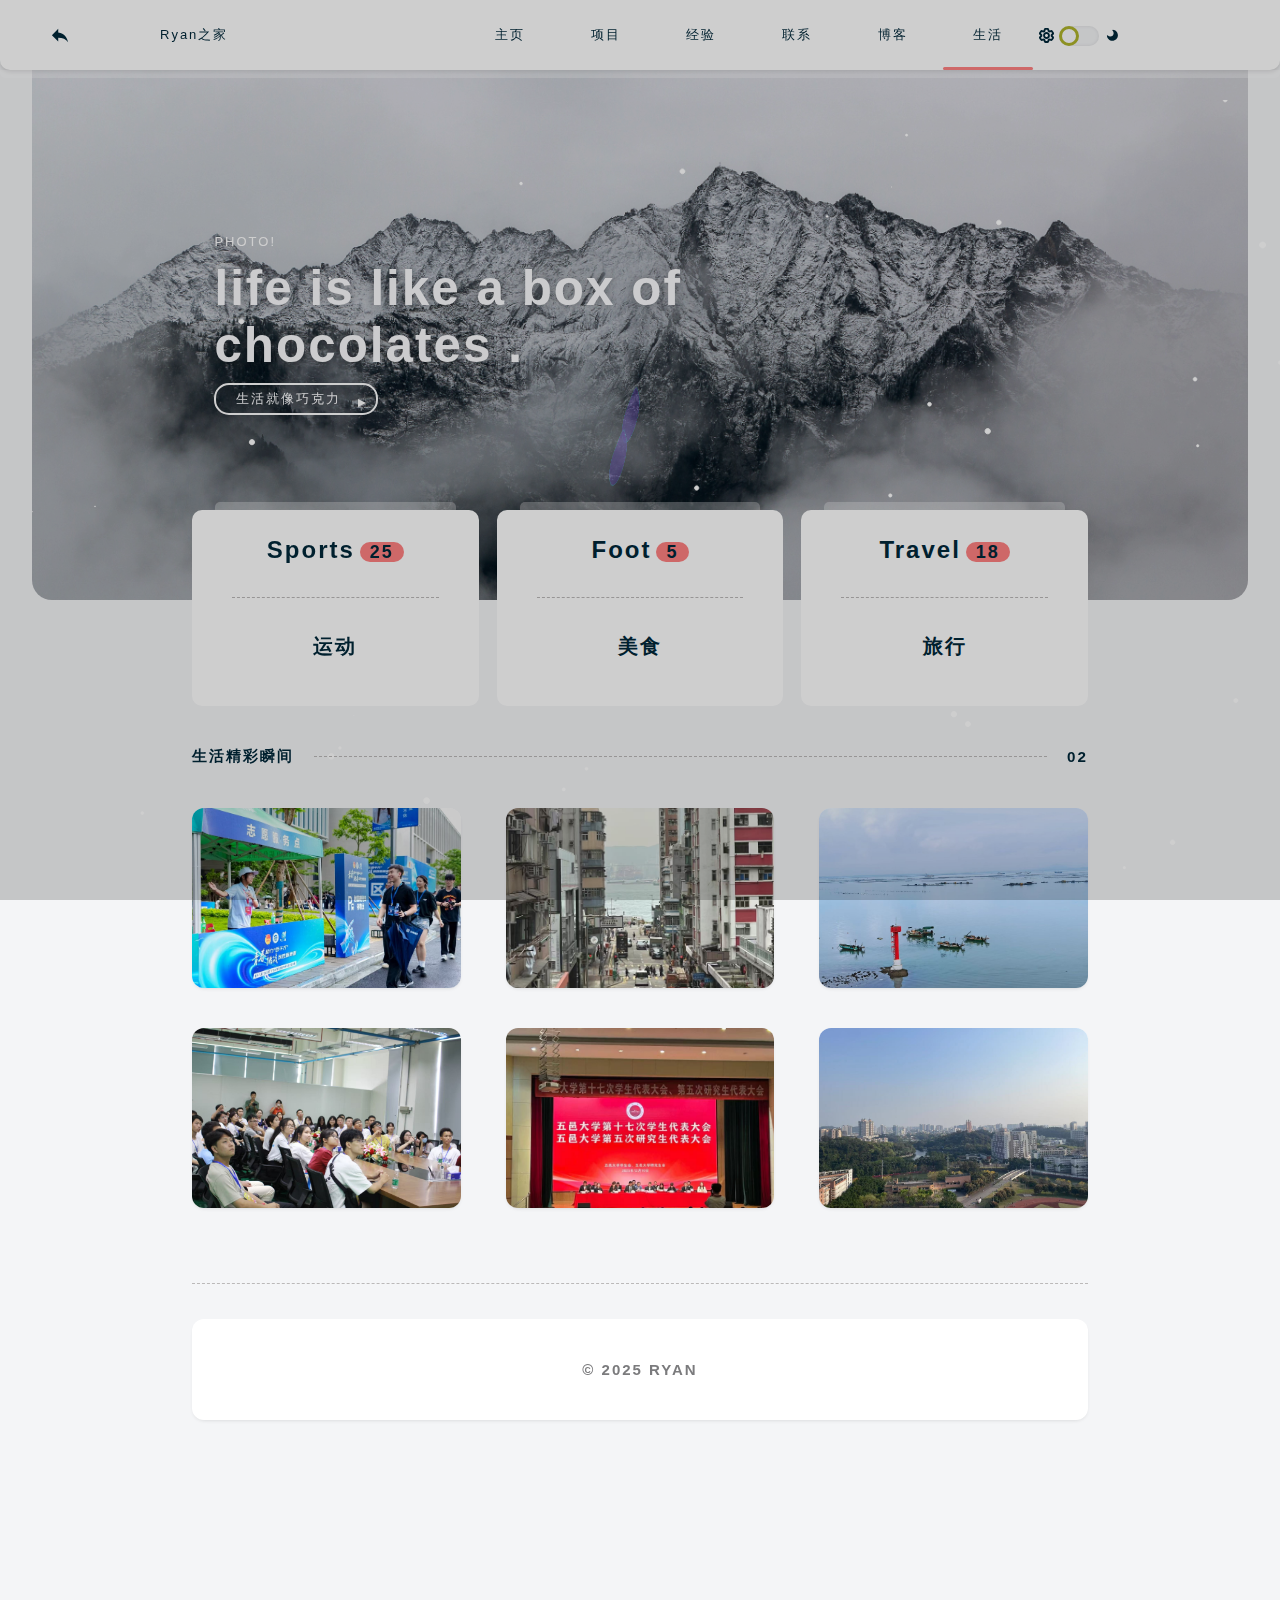
<file: live.html>
<!DOCTYPE html>
<html lang="cn">

<head>
  <meta charset="UTF-8">
  <meta http-equiv="X-UA-Compatible" content="IE=edge">
  <meta name="viewport" content="width=device-width, initial-scale=1.0">
  <title>Ryan之家</title>
  <link rel="stylesheet" href="./css/base.css">
  <script src="./js/jq.js"></script>
  <link rel="stylesheet" href="./css/live.css">
</head>

<body>
  <canvas class="canvas-wrap" id="triangle-lost-in-space" resize="true"></canvas>

  <!-- loadding -->
  <div class="lodding-wrap">
    <div class="loadding-div"></div>
  </div>

  <div class="box">
    <!-- 顶部栏 -->
    <div class="header borderafter">
      <!-- 返回按钮 -->
      <a style="position: absolute;left:50px;" href="javascript:history.back()">
        <svg t="1649246285004" class="icon" viewBox="0 0 1024 1024" version="1.1" xmlns="http://www.w3.org/2000/svg"
          p-id="3737" width="20" height="20">
          <path
            d="M98 468.9l322.8-322.8v184.4C743.6 376.7 881.9 607.3 928 837.8 812.7 676.4 651.3 602.6 420.8 602.6v189.1L98 468.9z"
            p-id="3738" fill="#254665"></path>
        </svg>
      </a>

      <div class="col">
        <span>Ryan之家</span>
        <!-- 右边操作栏 -->
        <div class="header-right">
          <!-- 按钮 -->
          <div class="min_menu-wrap" id="minmenu">
            <span class="min_menu"></span>
          </div>
          <!-- 列表 -->
          <div class="menu_list">
            <!-- 栏目 -->
            <ul class="header-nav">
              <li><a href="index.html">主页</a></li>
              <li><a href="./home.html">项目</a></li>
              <li><a href="./resume.html">经验</a></li>
              <li><a href="./contact.html">联系</a></li>
              <li><a href="./blog.html">博客</a></li>
              <li class="active"><a href="./live.html">生活</a></li>
            </ul>
            <!-- 开关灯 -->
            <span class="kaig-bottm">
              <svg t="1649159647627" class="icon" viewBox="0 0 1024 1024" version="1.1"
                xmlns="http://www.w3.org/2000/svg" p-id="2250" width="15" height="15">
                <path
                  d="M1008.535135 710.670332l-70.446388 116.386904a112.099975 112.099975 0 0 1-140.572857 43.829042l-69.422645-17.083729c-5.502624 3.1992-11.133217 6.3984-16.763809 9.341665l-18.299425 62.896276C687.335435 981.514621 639.4754 1023.744064 582.657604 1023.744064H441.764828c-56.817796 0-104.677831-42.293427-110.308423-97.703574l-18.299425-62.896276a422.166458 422.166458 0 0 1-16.827793-9.341665l-69.614597 17.083729a112.163959 112.163959 0 0 1-140.508873-43.893026L15.631361 710.542364a107.493127 107.493127 0 0 1 32.43989-144.731817L96.251206 518.910272a410.649338 410.649338 0 0 1 0-14.204448l-48.179955-46.836291a107.365159 107.365159 0 0 1-32.375906-144.731817l70.190452-116.450888a112.099975 112.099975 0 0 1 140.572857-43.893026l69.550612 17.083729c5.566608-3.1992 11.133217-6.3984 16.827794-9.341665l18.299425-62.896276C336.831061 42.229443 384.691096 0 441.508892 0H582.529636c56.817796 0 104.677831 42.293427 110.372407 97.63959l18.235441 62.704324c5.75856 3.007248 11.325169 6.142464 16.827793 9.341665l69.678581-17.083729a112.163959 112.163959 0 0 1 140.508873 43.893026l70.446388 116.514872a107.493127 107.493127 0 0 1-32.375906 144.731817l-48.179955 46.772307a414.616346 414.616346 0 0 1 0 14.204448l48.243939 46.836291c47.092227 31.928018 62.192452 94.952262 32.247938 145.115721z m-213.066733-142.23644l3.391152-31.032242a246.210447 246.210447 0 0 0 0-51.699076l-3.263184-30.904274 93.992502-91.305173-53.554612-88.553862-131.615096 32.311922-23.546113-16.059985a294.134466 294.134466 0 0 0-48.627844-26.809297l-27.513121-11.901025L568.453156 127.968008H455.649356L419.370426 252.736816l-27.705074 11.965009c-16.635841 7.166208-32.951762 16.187953-48.499875 26.745313l-23.610097 15.996001-131.487128-32.247938-53.36266 88.489878 94.056486 91.433141-3.263184 30.968258a247.874031 247.874031 0 0 0 0 51.699076l3.1992 30.904274-93.928518 91.369157 53.554612 88.489878 131.551112-32.311922 23.610097 16.059985c15.292177 10.429393 31.544114 19.451137 48.563859 26.809297l27.577106 11.965009L455.905292 895.776056h112.611848l36.342914-124.768808 27.64109-11.965009c16.699825-7.166208 32.951762-16.187953 48.563859-26.745313l23.546113-15.996001 131.423144 32.247938 53.68258-88.745814-94.184454-91.369157zM512.147232 615.846038c57.329668 0 103.846038-46.516371 103.974006-103.974006 0-57.329668-46.644339-103.974006-103.974006-103.974007S408.173225 454.542364 408.173225 511.872032 454.817564 615.846038 512.147232 615.846038z m0 127.968008c-127.968008 0-231.942014-103.910022-231.942015-231.942014 0-127.968008 103.910022-231.942014 231.942015-231.942015 127.968008 0 231.942014 103.910022 231.942014 232.133967A232.133967 232.133967 0 0 1 512.147232 743.814046z"
                  p-id="2251"></path>
              </svg>
              <!-- 开关按钮 -->
              <span class="my-radio active" id="myRadio">
                <i></i>
              </span>
              <svg t="1649159678284" class="icon" viewBox="0 0 1024 1024" version="1.1"
                xmlns="http://www.w3.org/2000/svg" p-id="3376" width="15" height="15">
                <path
                  d="M505.4 878.6c-196.7 0-358-150.9-374.9-343.1 1-18.6 16.1-33.4 34.9-33.4 10.8 0 20.5 4.8 26.9 12.4 0.2 0.3 0.5 0.1 0.5-0.7 41.6 44.2 100.5 71.9 166.1 71.9 127.1 0 230.1-103 230.1-230.1 0-66.1-28-125.1-72.6-166.8 0.1-0.1 0.5-0.1 0.3-0.3-7-6.5-11.4-15.7-11.4-26.1 0-19 14.9-34.1 33.7-35.3 192.1 17.1 342.9 178.3 342.9 375 0 208-168.5 376.5-376.5 376.5z"
                  p-id="3377"></path>
              </svg>
            </span>
          </div>
        </div>
      </div>
    </div>

    <!-- 顶部导航 -->
    <div class="navigation">
      <div class="nav-titleBox co zz">
        <!-- 标题 -->
        <div class="co-right">
          <span class="titleBox-tag">Photo!</span>
          <h1>
            life is like a box of chocolates .
          </h1>
          <a class="buttom navbtn" href="#next-one">生活就像巧克力
          </a>
        </div>
      </div>
    </div>

    <!-- 主要修改部分 -->
    <div class="content zz">
      <!-- 主要内容部分 -->
      <div id="next-one">
        <div class="content-li li1">
          <div class="li1-box borderbefore">
            <span>Sports</span><span class="tag">25</span>
            <div class="borderbotm"></div>
            <h2>运动</h2>
          </div>
          <div class="li1-box borderbefore">
            <span>Foot</span><span class="tag">5</span>
            <div class="borderbotm"></div>
            <h2>美食</h2>
          </div>
          <div class="li1-box borderbefore">
            <span>Travel</span><span class="tag">18</span>
            <div class="borderbotm"></div>
            <h2>旅行</h2>
          </div>
        </div>
        <div class="content-li li2">
          <h3>
            <span>生活精彩瞬间</span>
            <div class="borderbotm"></div>
            <span>02</span>
          </h3>
          <div class="li2-box">
            <a class="li2-box-item carbox">
              <img src="./img/live/2.jpg" alt="" style="width: 100%; height: 100%; object-fit: cover;">
              <div class="boxitem-title">
                <h6>“挑战杯”决赛</h6>
                <span>地点：广东 肇庆</span>
              </div>
            </a>
            <a class="li2-box-item carbox">
              <img src="./img/live/5.jpg" alt="" style="width: 100%; height: 100%; object-fit: cover;">
              <div class="boxitem-title">
                <h6>寒假之旅</h6>
                <span>地点：香港特别行政区</span>
              </div>
            </a>
            <a class="li2-box-item carbox">
              <img src="./img/live/4.jpg" alt="" style="width: 100%; height: 100%; object-fit: cover;">
              <div class="boxitem-title">
                <h6>日常点滴</h6>
                <span>地点：广东 阳江</span>
              </div>
            </a>
            <a class="li2-box-item carbox">
              <img src="./img/live/7.jpg" alt="" style="width: 100%; height: 100%; object-fit: cover;">
              <div class="boxitem-title">
                <h6>日常点滴</h6>
                <span>地点：广东 江门</span>
              </div>
            </a>
            <a class="li2-box-item carbox">
              <img src="./img/live/6.jpg" alt="" style="width: 100%; height: 100%; object-fit: cover;">
              <div class="boxitem-title">
                <h6>学代会</h6>
                <span>地点：广东 江门</span>
              </div>
            </a>
            <a class="li2-box-item carbox">
              <img src="./img/live/3.jpg" alt="" style="width: 100%; height: 100%; object-fit: cover;">
              <div class="boxitem-title">
                <h6>日常点滴</h6>
                <span>地点：广东 江门</span>
              </div>
            </a>
          </div>
        </div>
        <div class="borderbotm"></div>
        <div class="carbox copybottm">
          <h2>© 2025 RYAN</h2>
        </div>
      </div>
    </div>
</body>
<script src="./js/base.js"></script>
<script type="text/javascript" src="./js/paper-full.min.js"></script>
<script type="text/javascript" src="./js/canvas.js"></script>

</html>
</file>
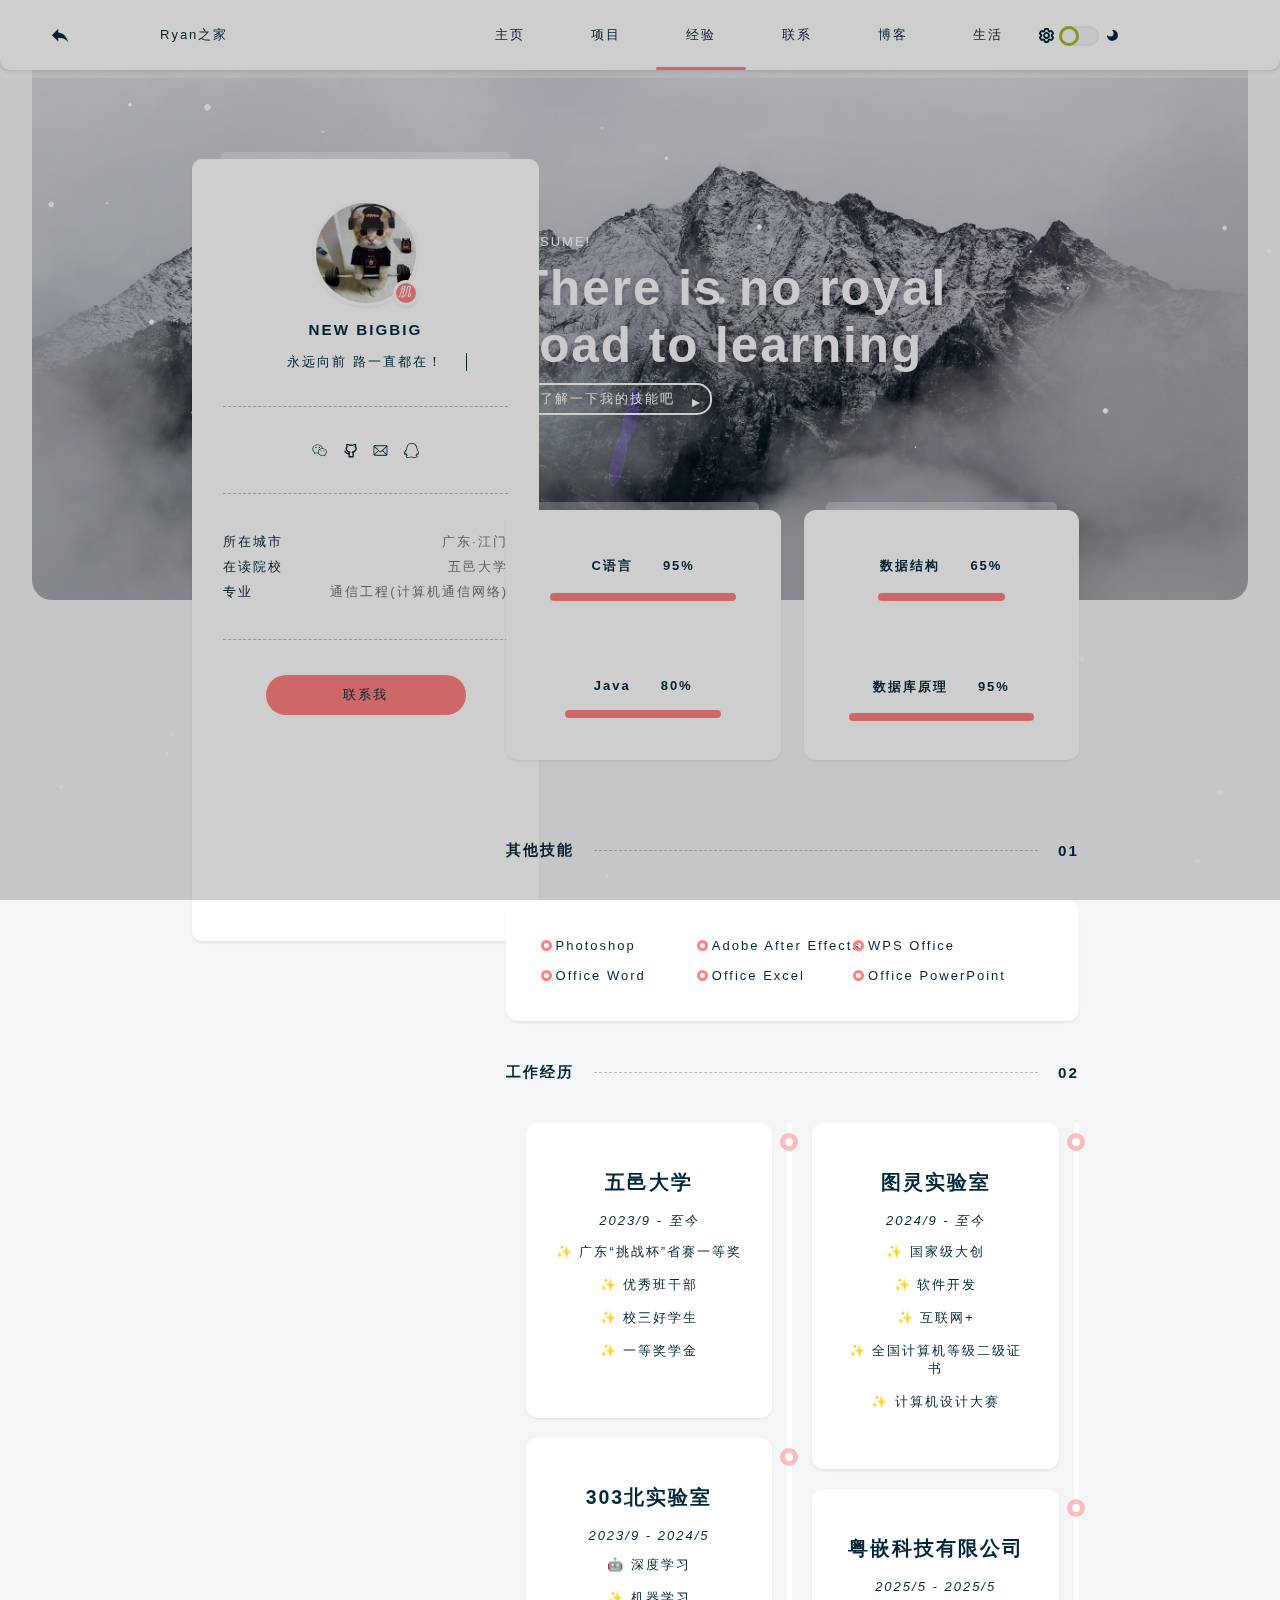
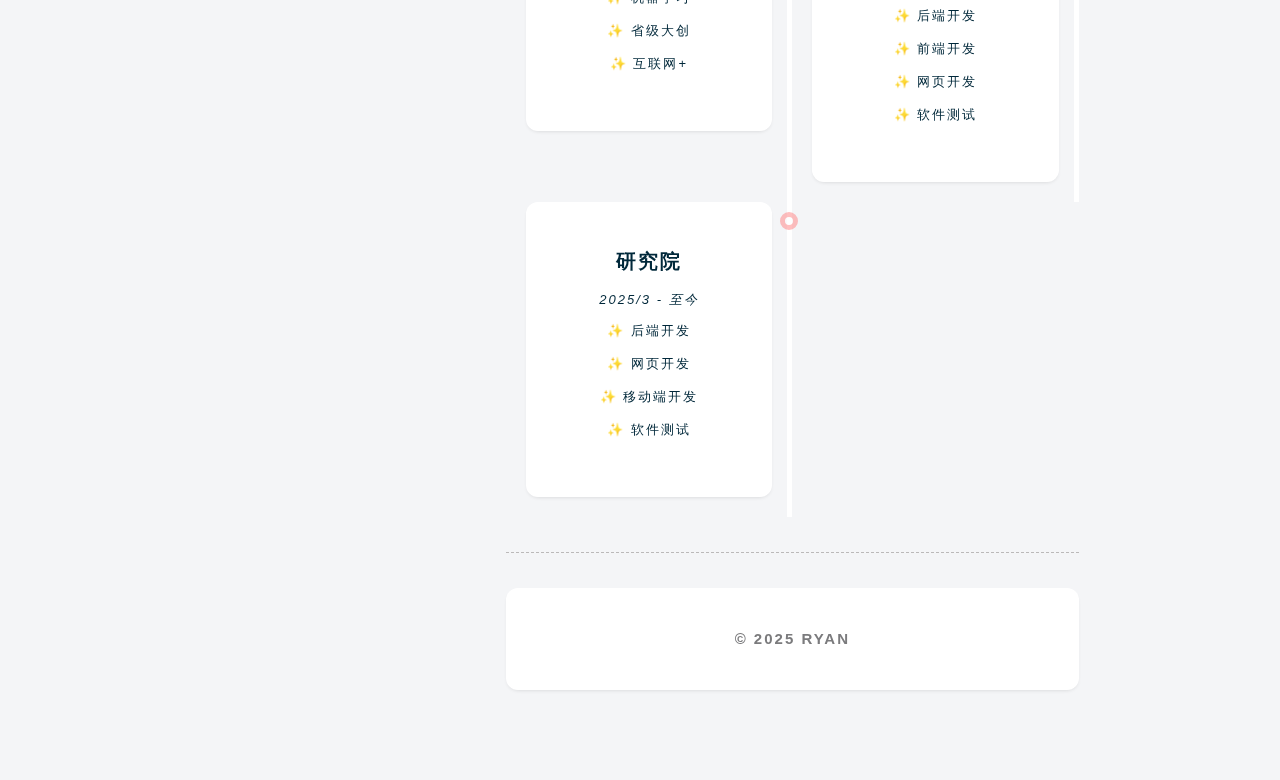
<file: resume.html>
<!DOCTYPE html>
<html lang="cn">

<head>
  <meta charset="UTF-8">
  <meta http-equiv="X-UA-Compatible" content="IE=edge">
  <meta name="viewport" content="width=device-width, initial-scale=1.0">
  <title>Ryan の HOME</title>
  <link rel="stylesheet" href="./css/base.css">
  <script src="./js/jq.js"></script>
  <link rel="stylesheet" href="./css/resume.css">
</head>

<body>
  <canvas class="canvas-wrap" id="triangle-lost-in-space" resize="true"></canvas>

  <!-- loadding -->
  <div class="lodding-wrap">
    <div class="loadding-div"></div>
  </div>

  <!-- 主要页面 -->
  <div class="box">

    <!-- 顶部栏 -->
    <div class="header borderafter">
      <!-- 返回按钮 -->
      <a style="position: absolute;left:50px;" href="javascript:history.back()">
        <svg t="1649246285004" class="icon" viewBox="0 0 1024 1024" version="1.1" xmlns="http://www.w3.org/2000/svg"
          p-id="3737" width="20" height="20">
          <path
            d="M98 468.9l322.8-322.8v184.4C743.6 376.7 881.9 607.3 928 837.8 812.7 676.4 651.3 602.6 420.8 602.6v189.1L98 468.9z"
            p-id="3738" fill="#254665"></path>
        </svg>
      </a>

      <div class="col">
        <span>Ryan之家</span>
        <!-- 右边操作栏 -->
        <div class="header-right">
          <!-- 按钮 -->
          <div class="min_menu-wrap" id="minmenu">
            <span class="min_menu"></span>
          </div>
          <!-- 列表 -->
          <div class="menu_list">
            <!-- 栏目 -->
            <ul class="header-nav">
              <li><a href="index.html">主页</a></li>
              <li><a href="./home.html">项目</a></li>
              <li class="active"><a href="./resume.html">经验</a></li>
              <li><a href="./contact.html">联系</a></li>
              <li><a href="./blog.html">博客</a></li>
              <li><a href="./live.html">生活</a></li>
            </ul>
            <!-- 开关灯 -->
            <span class="kaig-bottm">
              <svg t="1649159647627" class="icon" viewBox="0 0 1024 1024" version="1.1"
                xmlns="http://www.w3.org/2000/svg" p-id="2250" width="15" height="15">
                <path
                  d="M1008.535135 710.670332l-70.446388 116.386904a112.099975 112.099975 0 0 1-140.572857 43.829042l-69.422645-17.083729c-5.502624 3.1992-11.133217 6.3984-16.763809 9.341665l-18.299425 62.896276C687.335435 981.514621 639.4754 1023.744064 582.657604 1023.744064H441.764828c-56.817796 0-104.677831-42.293427-110.308423-97.703574l-18.299425-62.896276a422.166458 422.166458 0 0 1-16.827793-9.341665l-69.614597 17.083729a112.163959 112.163959 0 0 1-140.508873-43.893026L15.631361 710.542364a107.493127 107.493127 0 0 1 32.43989-144.731817L96.251206 518.910272a410.649338 410.649338 0 0 1 0-14.204448l-48.179955-46.836291a107.365159 107.365159 0 0 1-32.375906-144.731817l70.190452-116.450888a112.099975 112.099975 0 0 1 140.572857-43.893026l69.550612 17.083729c5.566608-3.1992 11.133217-6.3984 16.827794-9.341665l18.299425-62.896276C336.831061 42.229443 384.691096 0 441.508892 0H582.529636c56.817796 0 104.677831 42.293427 110.372407 97.63959l18.235441 62.704324c5.75856 3.007248 11.325169 6.142464 16.827793 9.341665l69.678581-17.083729a112.163959 112.163959 0 0 1 140.508873 43.893026l70.446388 116.514872a107.493127 107.493127 0 0 1-32.375906 144.731817l-48.179955 46.772307a414.616346 414.616346 0 0 1 0 14.204448l48.243939 46.836291c47.092227 31.928018 62.192452 94.952262 32.247938 145.115721z m-213.066733-142.23644l3.391152-31.032242a246.210447 246.210447 0 0 0 0-51.699076l-3.263184-30.904274 93.992502-91.305173-53.554612-88.553862-131.615096 32.311922-23.546113-16.059985a294.134466 294.134466 0 0 0-48.627844-26.809297l-27.513121-11.901025L568.453156 127.968008H455.649356L419.370426 252.736816l-27.705074 11.965009c-16.635841 7.166208-32.951762 16.187953-48.499875 26.745313l-23.610097 15.996001-131.487128-32.247938-53.36266 88.489878 94.056486 91.433141-3.263184 30.968258a247.874031 247.874031 0 0 0 0 51.699076l3.1992 30.904274-93.928518 91.369157 53.554612 88.489878 131.551112-32.311922 23.610097 16.059985c15.292177 10.429393 31.544114 19.451137 48.563859 26.809297l27.577106 11.965009L455.905292 895.776056h112.611848l36.342914-124.768808 27.64109-11.965009c16.699825-7.166208 32.951762-16.187953 48.563859-26.745313l23.546113-15.996001 131.423144 32.247938 53.68258-88.745814-94.184454-91.369157zM512.147232 615.846038c57.329668 0 103.846038-46.516371 103.974006-103.974006 0-57.329668-46.644339-103.974006-103.974006-103.974007S408.173225 454.542364 408.173225 511.872032 454.817564 615.846038 512.147232 615.846038z m0 127.968008c-127.968008 0-231.942014-103.910022-231.942015-231.942014 0-127.968008 103.910022-231.942014 231.942015-231.942015 127.968008 0 231.942014 103.910022 231.942014 232.133967A232.133967 232.133967 0 0 1 512.147232 743.814046z"
                  p-id="2251"></path>
              </svg>
              <!-- 开关按钮 -->
              <span class="my-radio active" id="myRadio">
                <i></i>
              </span>
              <svg t="1649159678284" class="icon" viewBox="0 0 1024 1024" version="1.1"
                xmlns="http://www.w3.org/2000/svg" p-id="3376" width="15" height="15">
                <path
                  d="M505.4 878.6c-196.7 0-358-150.9-374.9-343.1 1-18.6 16.1-33.4 34.9-33.4 10.8 0 20.5 4.8 26.9 12.4 0.2 0.3 0.5 0.1 0.5-0.7 41.6 44.2 100.5 71.9 166.1 71.9 127.1 0 230.1-103 230.1-230.1 0-66.1-28-125.1-72.6-166.8 0.1-0.1 0.5-0.1 0.3-0.3-7-6.5-11.4-15.7-11.4-26.1 0-19 14.9-34.1 33.7-35.3 192.1 17.1 342.9 178.3 342.9 375 0 208-168.5 376.5-376.5 376.5z"
                  p-id="3377"></path>
              </svg>
            </span>
          </div>
        </div>
      </div>
    </div>

    <!-- 顶部导航 -->
    <div class="navigation">
      <div class="nav-titleBox co zz">
        <!-- 占位符 -->
        <div class="co-left"></div>

        <!-- 标题 -->
        <div class="co-right">
          <span class="titleBox-tag">resume!</span>
          <h1>
            There is no royal road to learning
          </h1>
          <a class="buttom navbtn" href="#next-one">了解一下我的技能吧
          </a>
        </div>
      </div>
    </div>


    <!-- 主要修改部分 -->
    <div class="content zz">
      <!-- 占位符 -->
      <div class="co-left">
        <!-- 简历吸盘 -->
        <!-- 简历吸盘 -->
        <div class="me-card carbox borderbefore" id="mycard">
          <div class="mecar-title">
            <div class="me-image">
              <span class="status">
                <i>肌肉大大的</i>
              </span>
              <img src="./img/touxiang.jpg" alt="">
            </div>
            <h3>NEW BIGBIG</h3>
            <p class="me-hover">
              <span>永远向前 路一直都在！</span>
            </p>
          </div>
          <div class="borderbotm"></div>
          <div class="lianxi-list">
            <a title="ryan1904" href="contact.html">
              <svg t="1649145899448" class="icon" viewBox="0 0 1024 1024" version="1.1"
                   xmlns="http://www.w3.org/2000/svg" p-id="14861" width="15" height="15">
                <path
                        d="M506.942 345.921c25.259 0 42.134-16.916 42.134-42.107 0-25.477-16.848-41.956-42.134-41.956-25.299 0-50.668 16.48-50.668 41.956 0.028 25.204 25.409 42.107 50.668 42.107l0 0zM506.942 345.921zM271.257 261.857c-25.259 0-50.79 16.48-50.79 41.956 0 25.19 25.532 42.107 50.79 42.107 25.163 0 42.012-16.916 42.012-42.107-0.014-25.477-16.834-41.956-42.012-41.956l0 0zM271.257 261.857zM1010.654 615.492c0-133.202-123.563-246.702-275.237-258.512 0.205-1.652 0.301-3.373-0.068-5.092-30.406-141.79-182.886-248.695-354.7-248.695-194.15 0-352.119 135.387-352.119 301.793 0 89.279 45.574 169.725 131.946 233.158l-30.106 90.508c-1.939 5.885-0.177 12.37 4.506 16.452 2.853 2.458 6.445 3.741 10.076 3.741 2.335 0 4.697-0.546 6.867-1.625l113.036-56.565 13.926 2.827c34.802 7.154 64.853 13.353 101.868 13.353 10.895 0 40.878-3.987 43.404-7.182 40.755 101.99 153.094 175.61 285.273 175.61 33.86 0 68.13-8.164 98.891-15.866l87.136 47.636c2.307 1.257 4.847 1.911 7.359 1.911 3.441 0 6.881-1.161 9.639-3.413 4.847-3.932 6.841-10.404 5.038-16.33l-22.255-74.001c74.602-58.955 115.521-129.488 115.521-199.708l0 0zM409.798 665.75c-9.626 0.833-19.388 1.243-29.082 1.243-32.686 0-60.334-5.652-92.31-12.26l-18.582-3.755c-3.195-0.683-6.567-0.245-9.503 1.269l-81.687 40.892 21.231-63.775c2.076-6.24-0.205-13.053-5.57-16.821-82.07-57.207-123.659-126.894-123.659-207.093 0-144.179 139.087-261.516 310.067-261.516 151.142 0 284.959 91.955 312.579 214.261-158.475 2.076-286.706 113.487-286.706 250.32 0 19.893 3.018 39.171 8.11 57.767-1.542-0.382-3.168-0.683-4.887-0.532l0 0zM860.371 788.699c-4.875 3.673-6.935 10.007-5.188 15.852l13.804 45.903-56.647-30.993c-2.157-1.188-4.588-1.803-7.004-1.803-1.188 0-2.389 0.15-3.564 0.464-30.379 7.674-61.822 15.593-92.433 15.593-142.186 0-257.857-97.717-257.857-217.811 0-120.095 115.658-217.771 257.857-217.771 139.469 0 257.325 99.724 257.325 217.771 0 59.87-37.738 121.255-106.291 172.797l0 0zM868.181 797.178zM616.454 506.006c-16.848 0-33.696 16.971-33.696 33.792 0 16.944 16.848 33.669 33.696 33.669 25.313 0 42.038-16.725 42.038-33.669 0-16.848-16.725-33.792-42.038-33.792l0 0zM616.454 506.006zM801.58 506.006c-16.603 0-33.451 16.971-33.451 33.792 0 16.944 16.848 33.669 33.451 33.669 25.231 0 42.257-16.725 42.257-33.669 0-16.848-16.998-33.792-42.257-33.792l0 0zM801.58 506.006z"
                        p-id="14862"></path>
              </svg>
            </a>
            <a title="@Jackyniubigbig" href="https://gitee.com/Jackyniubigbig">
              <svg t="1649145950732" class="icon" viewBox="0 0 1024 1024" version="1.1"
                   xmlns="http://www.w3.org/2000/svg" p-id="16367" width="15" height="15">
                <path
                        d="M695.765333 981.333333h-276.053333c-26.794667 0-47.317333-21.077333-47.317333-48.64V739.84c0-29.184 6.314667-56.746667 17.365333-81.066667-129.365333-48.64-214.528-150.784-214.528-264.277333 0-53.504 17.365333-103.765333 50.474667-147.498667-12.629333-42.154667-15.786667-95.658667-12.629334-157.269333C216.234667 62.122667 236.8 42.666667 261.973333 42.666667c14.208 0 134.101333 1.621333 203.52 64.853333a504.448 504.448 0 0 1 184.533334 0C717.866667 44.288 837.717333 42.666667 853.504 42.666667c25.216 0 45.738667 19.456 47.317333 45.397333 4.693333 61.610667 0 115.114667-12.629333 157.269333C921.301333 290.688 938.666667 340.906667 938.666667 392.832c0 113.493333-85.162667 215.637333-214.528 264.277333a207.786667 207.786667 0 0 1 17.365333 81.066667v192.896c1.578667 27.562667-20.48 50.261333-45.738667 50.261333z m-228.693333-97.28h181.333333V739.84c0-27.562667-12.586667-53.504-33.109333-71.338667-14.165333-11.349333-20.48-30.805333-15.786667-50.261333 4.778667-17.834667 18.944-32.426667 36.309334-35.669333 123.050667-24.32 208.213333-102.144 208.213333-189.696 0-47.018667-25.258667-82.688-45.738667-105.386667-14.208-14.549333-17.365333-35.626667-7.893333-55.082667 6.314667-12.970667 15.786667-40.533333 15.786667-89.173333-39.466667 6.485333-85.205333 19.456-102.528 45.397333-11.093333 16.213333-31.573333 24.32-50.474667 19.456a393.045333 393.045333 0 0 0-194.005333 0c-18.944 4.864-37.888-3.242667-50.474667-19.456-17.365333-25.941333-63.146667-38.912-102.528-45.397333 1.578667 48.64 9.429333 76.202667 15.786667 89.173333 7.850667 17.834667 4.693333 40.533333-7.936 55.082667-20.48 22.698667-45.738667 58.368-45.738667 105.386667 0 87.552 85.205333 163.754667 208.213333 189.696 17.365333 3.242667 31.573333 17.834667 36.266667 35.669333 4.736 17.834667-1.578667 37.290667-15.786667 50.261333a95.104 95.104 0 0 0-33.109333 71.296v144.298667h3.157333z"
                        fill="#172B4D" p-id="16368"></path>
                <path
                        d="M403.968 788.394667c-212.949333 0-309.162667-194.56-313.898667-202.666667-11.050667-24.32-1.578667-53.461333 20.48-64.810667 23.68-11.349333 52.053333-1.621333 63.146667 21.077334 3.114667 6.485333 80.426667 157.269333 241.28 149.162666 26.837333-1.621333 48.896 19.456 48.896 46.976 1.578667 27.562667-18.901333 50.261333-45.738667 50.261334h-14.165333z"
                        fill="#172B4D" p-id="16369"></path>
              </svg>
            </a>
            <a title="man_wong@foxmail.com" href="Mailto:man_wong@foxmail.com?Subject=邮箱标题&amp;Body=邮箱内容！">
              <svg t="1649145973361" class="icon" viewBox="0 0 1024 1024" version="1.1"
                   xmlns="http://www.w3.org/2000/svg" p-id="17271" width="15" height="15">
                <path
                        d="M983.899806 785.385782V224.886223h0.180631l-0.180631-4.696419c-0.180632-5.238314-0.722526-10.476627-1.806315-15.714941-2.890104-25.469042-21.675781-44.977245-45.519139-47.686717H122.287529c-11.741048 0-23.482096 1.625684-34.861881 5.238314-30.346093 10.295996-50.757453 40.100194-50.576821 74.058917v534.849885c-0.361263 21.314518 5.780208 42.087141 17.701887 59.789028l0.361263 0.722526 5.418946 3.973893c18.243782 21.856412 44.977245 34.319986 73.517022 34.500618H904.421944c37.751984 0 70.265655-27.094726 79.477862-66.291763l0.180631-0.541894c0.361263-5.96084 0.361263-11.741048-0.180631-17.701888zM390.16405 547.494091l55.453872 49.854295 43.893456 40.100194c5.418945 5.96084 13.005468 9.57347 21.133886 9.57347 7.947786 0 15.534309-3.431999 21.133886-9.57347l101.153642-91.941436 272.753572 263.721997H126.622685L390.16405 547.494091z m120.119951 30.346092L111.449638 216.03528H115.604163c214.409596-0.903158 703.559711-2.890104 793.875463-0.361263l-399.195625 362.166166z m165.458458-69.72376l251.619686-227.956959v474.518963L675.742459 508.116423z m-328.568707 0.180631L93.205856 760.278003V278.895043l253.967896 229.402011z"
                        p-id="17272"></path>
              </svg>
            </a>
            <a title="1925449140" href="contact.html">
              <svg t="1649146096754" class="icon" viewBox="0 0 1024 1024" version="1.1"
                   xmlns="http://www.w3.org/2000/svg" p-id="18277" width="15" height="15">
                <path
                        d="M537.576602 0c345.434577 0 362.285044 329.787714 362.285044 329.787714 52.356809 69.207276 24.072096 131.794725 24.072096 131.794725 168.504671 264.793055 59.578437 341.22196 29.488318 346.638181-29.488318 5.416222-58.374833-32.49733-58.374833-32.49733s-9.628838 37.913551-33.700934 58.374833c87.86315 40.922563 72.216288 92.075767 72.216288 92.075767s-18.655874 154.061414-383.94993 56.569425l-31.293725-5.416222c-350.248996 126.378504-393.578768-43.931575-393.578768-43.931575s-14.443258-71.012683 53.560413-97.491989c-39.718958-24.072096-53.560413-75.2253-53.560413-75.2253s-35.506341 57.77303-81.845126 36.709946C-3.443754 775.723291-31.728467 587.359141 143.997834 451.351799c0 0-25.275701-80.641521 32.49733-128.785713C176.495163 322.566085 192.142025 0 537.576602 0L537.576602 0 537.576602 0zM230.055576 341.22196C153.626672 406.216619 204.779876 471.211278 204.779876 471.211278 36.275204 574.72129 66.365324 742.022357 66.365324 742.022357s27.081108-13.239653 45.736982-52.356809c19.257677-39.117156 48.745994 6.619826 48.745994 6.619826s18.655874 89.066755 74.623497 123.971294c56.569425 34.904539-2.40721 57.171228-2.40721 57.171228s-61.985647 0.601802-56.569425 43.329773c5.416222 42.126168 205.81642 95.084779 325.575097 1.203605l63.791054 8.425234c209.427235 72.81809 312.937247 4.814419 319.557073-8.425234 6.619826-13.239653-31.895527-38.515353-67.401869-53.560413-35.506341-15.04506-44.533377-30.691922-13.239653-51.153204 31.293725-21.063084 43.931575-62.587449 61.985647-105.31542 18.054072-42.72797 45.736982-21.664886 49.347797-9.628838 3.610814 12.036048 29.488318 52.356809 29.488318 52.356809s68.003671-72.216288-73.419893-285.856139c0 0 30.691922-63.791054-21.063084-116.147863 0 0-12.63785-300.299397-320.158876-300.299397C224.639355 52.356809 230.055576 341.22196 230.055576 341.22196L230.055576 341.22196 230.055576 341.22196z"
                        p-id="18278"></path>
              </svg>
            </a>
          </div>
          <div class="borderbotm"></div>
          <div class="mecar-bottm">
            <div>
              <span class="mecarbottm-key">所在城市</span>
              <span class="mecarbottm-value">广东·江门</span>
            </div>
            <div>
              <span class="mecarbottm-key">在读院校</span>
              <span class="mecarbottm-value">五邑大学</span>
            </div>
            <div>
              <span class="mecarbottm-key">专业</span>
              <span class="mecarbottm-value">通信工程(计算机通信网络)</span>
            </div>

          </div>
          <div class="borderbotm"></div>
          <div class="buttom-box ">
            <a class="button" href="contact.html">联系我</a>
          </div>
        </div>
      </div>
      <!-- 右边 -->
      <div class="co-right" id="next-one">
        <div class="content-li li1">
          <div class="li1-box ">
            <div class="li1-box-item carbox borderbefore">
              <div class="boxitem-line">
                <h4>C语言&emsp;&emsp;<span>95%</span></h4>
                <div class="propress">
                  <span class="jindu"></span>
                  <!-- <span style="width: 95%;"></span> -->
                </div>
              </div>
              <div class="boxitem-line">
                <h4>Java&emsp;&emsp;<span>80%</span></h4>
                <div class="propress">
                  <span class="jindu"></span>
                </div>
              </div>
            </div>
            <div class="li1-box-item carbox borderbefore">
              <div class="boxitem-line">
                <h4>数据结构&emsp;&emsp;<span>65%</span></h4>
                <div class="propress">
                  <span class="jindu"></span>
                </div>
              </div>
              <div class="boxitem-line">
                <h4>数据库原理&emsp;&emsp;<span>95%</span></h4>
                <div class="propress">
                  <span class="jindu"></span>
                </div>
              </div>
            </div>

          <div class="content-li li2">
            <h3>
              <span>其他技能</span>
              <div class="borderbotm"></div>
              <span>01</span>
            </h3>
            <div class="carbox li2-box">
              <ul>
                <li>Photoshop</li>
                <li>Adobe After Effects</li>
                <li>WPS Office</li>
                <li>Office Word</li>
                <li>Office Excel </li>
                <li>Office PowerPoint</li>
              </ul>
            </div>
          </div>
          <div class="content-li li3">
            <h3>
              <span>工作经历</span>
              <div class="borderbotm"></div>
              <span>02</span>
            </h3>
            <div class="li3-box">
              <div class="li3box-left">
                <div class="li3box-pro">
                  <div class="carbox carcontent">
                    <h2>五邑大学</h2>
                    <i>2023/9 - 至今</i>
                    <p>✨ 广东“挑战杯”省赛一等奖<br><br>
                      ✨ 优秀班干部 <br><br>
                      ✨ 校三好学生 <br><br>
                      ✨ 一等奖学金<br><br></p>
                  </div>
                  <div class="carprogress"></div>
                </div>
                <div class="li3box-pro">
                  <div class="carbox carcontent">
                    <h2>303北实验室</h2>
                    <i>2023/9 - 2024/5</i>
                    <p>🤖 深度学习<br><br>
                      ✨ 机器学习 <br><br>
                      ✨ 省级大创  <br><br>
                      ✨ 互联网+  <br><br>
                  </div>
                  <div class="carprogress"></div>
                </div>
              </div>
              <div class="li3box-right">
                <div class="li3box-pro">
                  <div class="carbox carcontent">
                    <h2>图灵实验室</h2>
                    <i>2024/9 - 至今</i>
                    <p>
                      ✨ 国家级大创 <br><br>
                      ✨ 软件开发 <br><br>
                      ✨ 互联网+ <br><br>
                      ✨ 全国计算机等级二级证书 <br><br>
                      ✨ 计算机设计大赛<br><br>
                    </p>
                  </div>
                  <div class="carprogress"></div>
                </div>
                <div class="li3box-pro">
                  <div class="carbox carcontent">
                    <h2>粤嵌科技有限公司</h2>
                    <i>2025/5 - 2025/5</i>
                    <p>
                      ✨ 后端开发<br><br>
                      ✨ 前端开发<br><br>
                      ✨ 网页开发<br><br>
                      ✨ 软件测试<br><br>
                    </p>
                  </div>
                  <div class="carprogress"></div>
                </div>
              </div>
              <div class="li3box-right">
                <div class="li3box-pro">
                  <div class="carbox carcontent">
                    <h2>研究院</h2>
                    <i>2025/3 - 至今</i>
                    <p>
                      ✨ 后端开发<br><br>
                      ✨ 网页开发<br><br>
                      ✨ 移动端开发<br><br>
                      ✨ 软件测试<br><br>
                    </p>
                  </div>
                  <div class="carprogress"></div>
                </div>
              </div>
            </div>
        </div>
      </div>
    </div>

        <div class="borderbotm"></div>
        <!-- 底部 -->
        <div class="carbox copybottm">
          <h2>© 2025 RYAN</h2>
        </div>
      </div>
      <div class="left">
      </div>
  </div>
  </div>

</body>

<script src="./js/base.js"></script>
<script type="text/javascript" src="./js/paper-full.min.js"></script>
<script type="text/javascript" src="./js/canvas.js"></script>
<script>
  $(document).ready(function () {
    let spanList = $('.li1-box-item .boxitem-line .jindu');
    let jinduList = ['95%', '80%', '65%', '95%', '85%', '75%', '75%', '95%', '55%', '65%', '95%', '35%']

    for (let i = 0; i <= spanList.length; i++) {
      $(spanList[i]).css('width', jinduList[i])
    }
  })
</script>

</html>
</file>
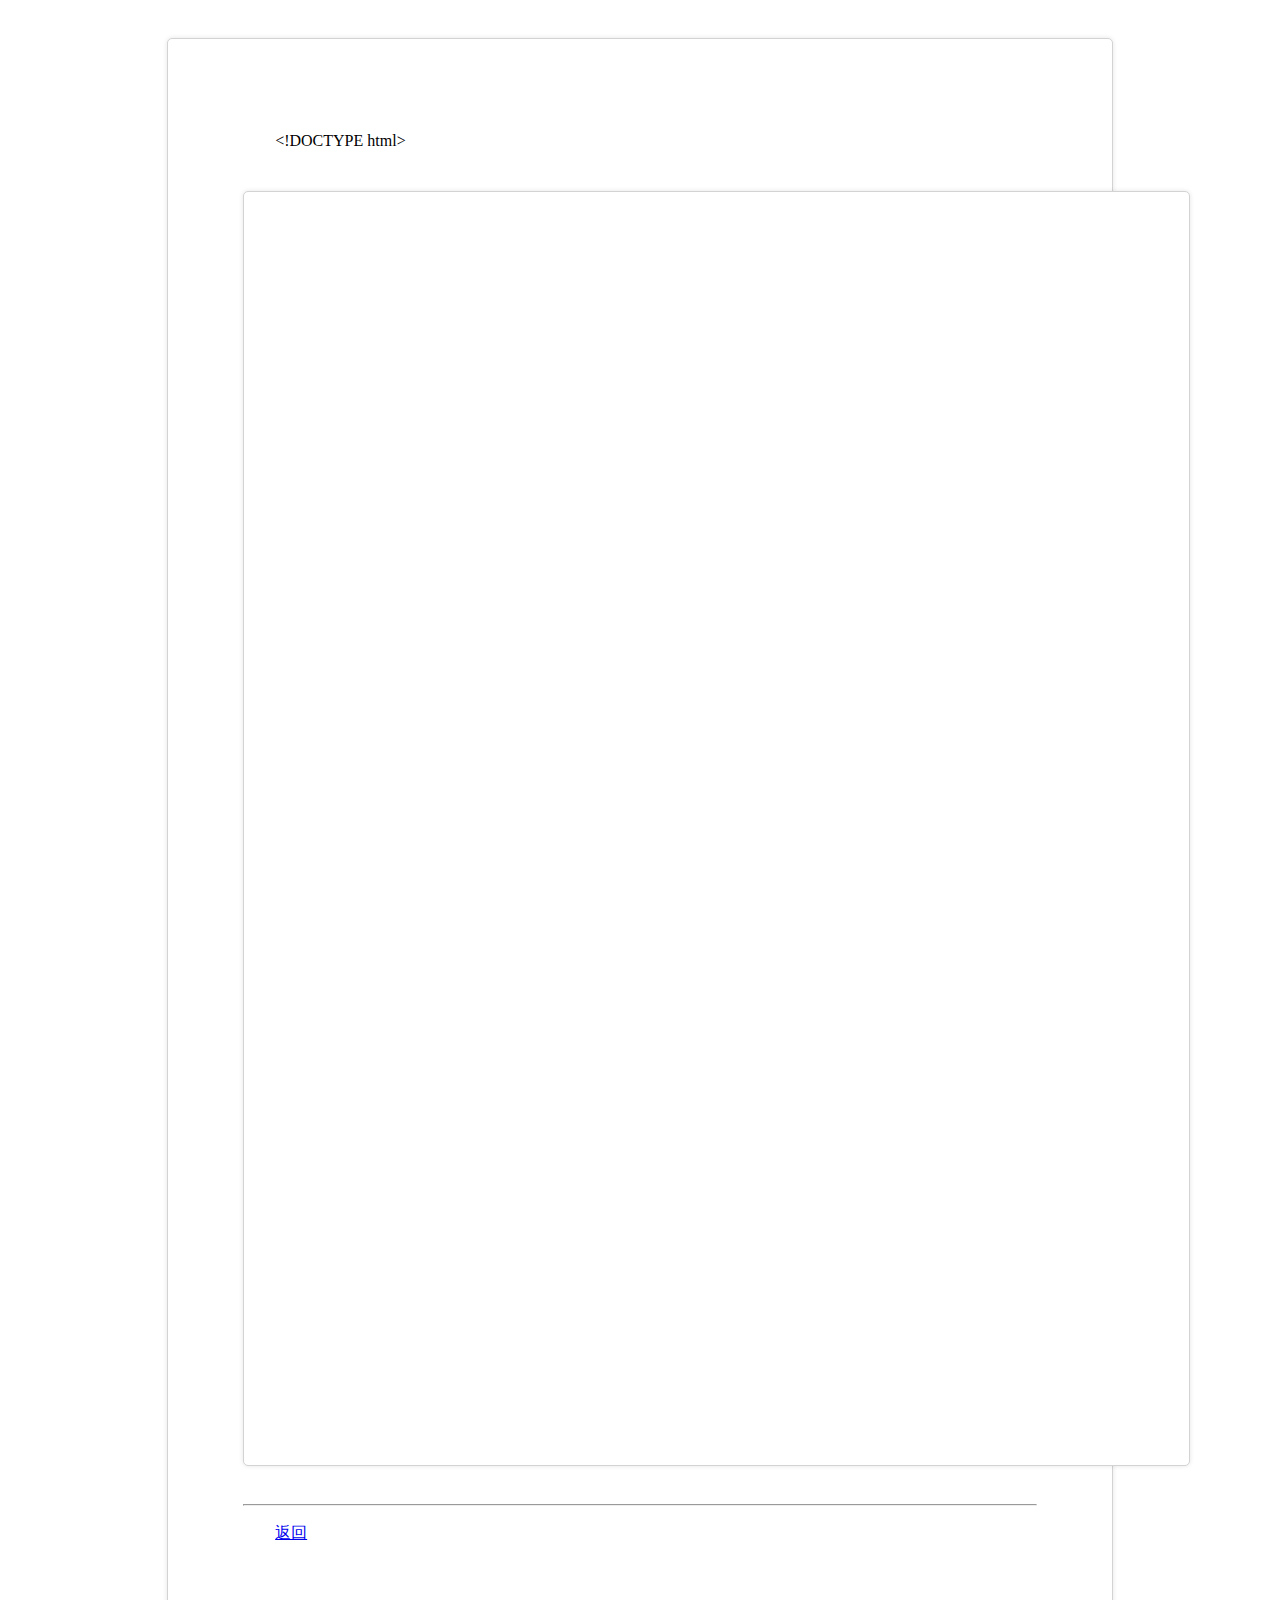
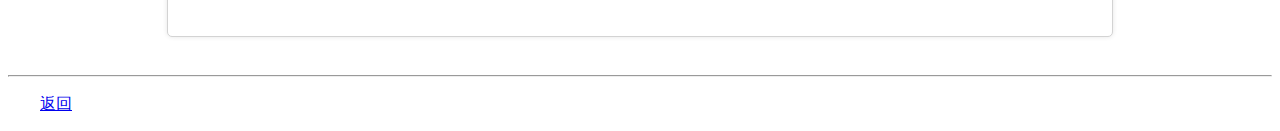
<file: showmd.html>
<!DOCTYPE html>
<html lang="zh-cmn-Hans">

<head>
  <meta charset="UTF-8">
  <meta name="viewport" content="width=device-width, initial-scale=1.0">
  <meta http-equiv="X-UA-Compatible" content="ie=edge">
  <title>Prism代码语法高亮</title>

  <!--<link href="https://cdn.bootcss.com/prism/1.25.0/themes/prism-okaidia.css" rel="stylesheet">-->
  <link rel="stylesheet" href="/css/font-awesome.min.css">

  <link href="/css/prism.css" rel="stylesheet">
  <link href="/css/prism-line-numbers.css" rel="stylesheet">
  <script src="/js/marked.js" type="text/javascript" charset="utf-8"></script>
  <script src="/js/prism.js"></script>
  <script src="/js/jquery.min.js"></script>

  <style>
    #content {
      width: 21cm;
      min-height: 29.7cm;
      padding: 2cm;
      margin: 1cm auto;
      border: 1px #D3D3D3 solid;
      border-radius: 5px;
      background: white;
      box-shadow: 0 0 5px rgba(0, 0, 0, 0.1);
    }

    mark {
      font-family: 宋体, "Courier New";
      background-color: #66FF33;
    }

    h1,
    h2 {
      text-align: center;
      font-family: "Arial", "Microsoft YaHei";
      font-weight: normal;
      line-height: 1.1;
    }

    h3,
    h4 {
      text-align: left;
      font-family: "Arial", "楷体";
      font-weight: normal;
      line-height: 1.1;
    }

    figure {
      width: 19cm;
      max-width: 19cm;
      text-align: center;
      text-indent: 0em;
    }

    figure img {
      height: auto;
      width: auto;
      max-width: 100%;
    }

    figure table {
      height: auto;
      width: auto;
      max-width: 100%;
    }

    p {
      font-family: 宋体, "verdana";
      text-indent: 2em;
      line-height: 1.4em;
    }

    ol,
    ul {
      list-style: none;
      padding: 0;
      margin: 0;
    }

    li:before {
      content: "\f00c";
      /* FontAwesome Unicode */
      font-family: FontAwesome;
      display: inline-block;
      margin-left: -0.3em;
      /* same as padding-left set on li */
      width: 1.5em;
      /* same as padding-left set on li */
    }

    li {
      text-indent: -1em;
      padding-left: 2cm;
      font-family: 宋体, "verdana";
      list-style-position: outside;
      line-height: 1.4em;
    }

    mark {
      background-color: #66FF33;
    }

    h5 {
      font-family: "Arial", "楷体";
      font-weight: normal;
      line-height: 1.1;
    }

    table.tableStyle {
      font-family: verdana, arial, sans-serif;
      font-size: 11px;
      color: #333333;
      border: 1px #999999;
      border-collapse: collapse;
      margin: 0 auto;
    }

    table.tableStyle th {
      background: #C7EDCC;
      padding: 8px;
      border: 1px solid #999999;
    }

    table.tableStyle td {
      background: #fffae0;
      padding: 8px;
      border: 1px solid #999999;
    }
  </style>
</head>

<body>

  <div id="content"></div>

  <script>
    function GetQueryValue(queryName) {
      let reg = new RegExp("(^|&)" + queryName + "=([^&]*)(&|$)", "i");
      let r = window.location.search.substr(1).match(reg);
      if (r != null) {
        return decodeURI(r[2]);
      } else {
        return null;
      }
    }

    // 向服务器发送请求
    $.ajax({
      type: "get",
      url: GetQueryValue("mdfile"),
      async: true,
      dataType: "text",
      success: function (data) {
        data = data.replace(/```mssql/g, "```sql");
        data = data.replace(/```mysql/g, "```sql");

        let ht = marked(data);
        ht = ht.replace(/<table/g, "<table class='tableStyle'");

        document.getElementById('content').innerHTML = ht.replace(/<pre/g, "<pre class='line-numbers'");

        $('#content code').map(function () {
          Prism.highlightElement(this);
        });

        $("[class |='line-numbers language']").dblclick(function () {
          const oInput = document.createElement('textarea');
          // 把文字放进input中，供复制
          oInput.value = $(this).text();
          document.body.appendChild(oInput);
          // 选中创建的input
          oInput.select();
          // 执行复制方法， 该方法返回bool类型的结果，告诉我们是否复制成功
          const copyResult = document.execCommand('copy')
          // 操作中完成后 从Dom中删除创建的input
          document.body.removeChild(oInput)
          // 根据返回的复制结果 给用户不同的提示
          if (copyResult) {
            //alert('DDL已复制到粘贴板')
          } else {
            alert('复制失败')
          }
        });
      }
    });
  </script>
  <hr>
  <p><a href="javascript:history.go(-1)">返回</a></p>

</body>

</html>
</file>
<file: css/base.css>
:root {
 /* 默认背景色 */
--backColor:#fff;
--borderline:#00283a;
 /* 卡片 */
--headerCOlor:#00283A;
 /* 卡片 */
--headerhover:rgb(0, 40, 58,.8);

  /* 默认字体颜色 */
--headerFont:#fff;
  /* 反差色 */
--fontColor:#00283A;
--mainColor:#ff8181;
--bagColor:#02162b;
}

.content-li svg path,.buttom svg path{
  fill:#fff;
}
svg{
  vertical-align: middle;
}
svg path{
  fill: var(--headerFont);
}

/* 遮罩 */
.zhezhao{
  position: fixed;
  left: 0px;
  right: 0px;
  bottom: 0px;
  top: 0px;
  background-color: rgba(0, 0, 0, .7);
  z-index: 9;
  display: none;
}
.zhezhao.active{
  display: block;
}
.zhezhao .close{
  position: absolute;
  right: 20%;
  top:  10%;
}
.close path{
  fill: #FCFCFE;
}
#videoResume{
  position: absolute;
  left: 50%;
  top:  50%;
  transform: translate(-50%,-50%);
}
#videoResumeC{
  width: 100%;
}


body,
html {
  position: relative;
  margin: 0px;
  width: 100%;
  padding: 0px;
  font-size: 13px;
  letter-spacing: 2px;
  transition: .4s ease-in-out;
  font-weight: 400;
  font-family: -apple-system, BlinkMacSystemFont, "Segoe UI", Roboto, "Helvetica Neue", Arial, "Noto Sans", sans-serif, "Apple Color Emoji", "Segoe UI Emoji", "Segoe UI Symbol", "Noto Color Emoji";

  color: var(--headerFont);
  background-color:var(--bagColor);
}
a{
   transition: color .6s ease-in-out;
   text-decoration: none;
   color: inherit;
}
a:hover {
  color: var(--mainColor);
}


.carbox {
  background-color: var(--headerCOlor);
  border-radius: 12px;
  text-align: center;
  box-shadow: 0 2px 4px -2px rgb(0 0 0 / 15%);
}

ul {
  list-style: none;
  margin: 0px;
  padding: 0px;
}

ul>li {
  display: inline-block;
}
img {
  width: 100%;
  height: 100%;
  vertical-align: middle;
}
.copybottm {
  padding: 30px 20px;
  color: #7B7B7D;
  font-size: 10px;
  font-weight: 700;
  letter-spacing: 2px;
  transition: .4s ease-in-out;
  text-transform: uppercase;
}

 /* 顶部栏目 */
.header {
  position: fixed;
  z-index: 2;
  top: 0px;
  width: 100%;
  height: 70px;
  line-height: 70px;
  background-color: var(--headerCOlor);
  border-radius: 0% 0% 10px 10px;
  box-shadow: 0 2px 4px 0 rgb(0 0 0 / 15%);
}

/* 下面的装饰 */
.borderafter::after{
  content: '';
  position: absolute;
  top: 70px;
  left: 0px;
  right: 0px;
  height: 8px;
  /* background-color: #00283A; */
  background-color: var(--borderline);
  border-radius: 0% 0% 5px 5px;
  opacity: .3;
}

/* 上面的装饰 */
.borderbefore::before{
  content: '';
  position: absolute;
  top: -8px;
  left: 8%;
  right: 8%;
  height: 10px;
  background-color: var(--borderline);
  border-radius: 5px 5px 0% 0%;
  opacity: .3;
}

.col {
  width: 75%;
  margin: 0 auto;
  /* border: 1px solid red; */
}

.header>div {
  display: flex;
  justify-content: space-between;
}

/* 开灯 */
.kaig-bottm img {
  width: 15px;
  height: 15px;
}
.kaig-bottm .my-radio{
  position: relative;
  display: inline-block;
  height: 20px;
  width: 40px;
  vertical-align: middle;
  background: #F4F5F7;
  border-radius: 2em;
  box-shadow: inset 0 0 4px -1px rgb(0 0 0 / 15%);
  transition: .4s ease-in-out;
  cursor: pointer;
}

.kaig-bottm .my-radio.active>i{
  right: 0px;
  left: auto;
}
.kaig-bottm .my-radio>i{
  position: absolute;
  left: 0px;
  top: 0px;
  bottom: 0px;
  display: inline-block;
  width: 35%;
  border: solid 3px #AFB42B;
  border-radius: 50%;
  background: #FCFCFE;
  transition: all .2s ease;
}

/* 顶部导航栏 */
.header-nav {
  display: inline-block;
}

.header-nav>li.active::after {
  content: '';
  display: inline-block;
  position: absolute;
  bottom: 0;
  left: 0px;
  right: 0px;
  border-radius: 10px;
  height: 3px;
  background-color: var(--mainColor);
  transition: .4s ease-in-out;
}

.header-nav>li {
  padding: 0 30px;
  position: relative;
  transition: color .6s ease-in-out;
  box-sizing: border-box;
}

.header-nav>li:hover {
  color: var(--mainColor);
}



/* 导航 */
/* 黑色主题背景 */
.navigation.active{
  background-image: url("../img/back/aitx6-0og08.webp") !important;

}
/* 默认主题 */
.navigation {
  margin: 0px auto 0;
  width: 95%;
  background-color: transparent;
  height: 600px;
  border-radius: 20px;
  background-image: url("../img/back/a58cbbffd2aa49c1b1e99990be912f30.jpg");
  background-attachment: fixed;
  background-size: 100%;
  background-repeat: no-repeat;
  overflow: hidden;
  color: #fff;
}

/* 顶部导航 */
.navigation .titleBox-tag {
  text-transform: uppercase;
}

.navigation h1 {
  margin: 10px 0;
  font-size: 3.8rem;
  color: #fcfcfe;
  text-shadow: 0 1px 10px rgb(0 0 0 / 30%);
}
.navigation .buttom:hover{
  transform: scale(1.1);
  color: #fff;
}
.navigation>.nav-titleBox {
  margin-top: 18rem;
}

.nav-titleBox .buttom {
  display: inline-block;
  height: 28px;
  line-height: 28px;
  padding: 0px 35px 0 20px;
  border: 2px solid white;
  border-radius: 15px;
  cursor: pointer;
  transition: transform .3s ease;
  color: #fcfcfe;
  position: relative;
}
.nav-titleBox .buttom::after{
  position: absolute;
  right: 10px;
  top: 50%;
  content: '';
  width: 0px;
  height: 0px;
  border-top: 4px solid transparent;
  border-left: 8px solid #fff;
  border-bottom: 4px solid transparent;
  animation: bmove 1s infinite;
}
@keyframes bmove {
  0%{
    opacity: 1;
    transform: translateX(-8px) translateY(-50%);
  }
  100%{
    opacity: 0;
    transform: translateX(5px) translateY(-50%);
  }
}


/* 内容 */

.co-left {
  width:35%;
  display: inline-block;
  height: 50px;
}

.co-right {
  width: 64%;
  display: inline-block;
  /* background-color: #45454566; */
  min-height: 50px;
}
.co{
  width: 70%;
  margin: 0 auto;
}

.content {
  position: relative;
  top: -90px;
  min-height: 1000px;
  width: 70%;
  margin: 0 auto;
  display: flex;
  /* background-color: rgba(10, 15, 20, 0.2); */
}


/* 左半部分 */
.content .me-card {
  /* top: 390px; */
}

.scroll{
  position: fixed !important;
  top: 49%;
}
.content .me-card {
  width: fit-content;
  min-width: 285px;
  transform: translateY(-351px);
  height: 780px;
  /* backgrounbad-color: var(--headerCOlor); */
  border-radius: 10px;
  text-align: center;
  border: 1px solid var(--headerCOlor);
  padding: 0px 30px;
}


/* 左边吸盘 */
.mecar-title {
  margin-top: 40px;
}


.me-hover span{
  margin: 0 auto;
  display: block;
  font: 14px ;
  border-right: .08em solid;
  /* 个数*2ch */
  width: 28ch;
  white-space: nowrap;
  overflow: hidden;
  animation: typing 3s steps(28,end), blink-caret .3s step-end infinite alternate;
}


@keyframes typing {
  from {
    width: 0;
  }
}
@keyframes blink-caret {
  50%{
    border-color: transparent;
  }
}


/* 虚线 */
.content .borderbotm {
  /* border-style: dashed; */
  border-bottom: 1px dashed rgb(187, 185, 185);
  height: 0px;
  margin: 35px 0;
}

.mecar-title .me-image {
  position: relative;
  display: inline-block;
}
.me-image>img{
  width: 100px;
  height: 100px;
  border: solid 3px #FCFCFE;
  border-radius: 50%;
  box-shadow: 0 2px 4px -2px rgb(0 0 0 / 15%);
}
.mecar-title .me-image>.status{
    height: 20px;
    width: 20px;
     box-shadow: 0 2px 4px -2px rgb(0 0 0 / 15%);
    border-radius: 50%;
    position: absolute;
    border: solid 3px #FCFCFE;
    right: 0px;
    bottom: 0px;
    background-color: var(--mainColor);
    overflow: hidden;
    color: #fff;
    transition: width .2s ease-in-out, visible .2s ease-in-out;
}
.mecar-title .me-image:hover .status{
  width: 100px;
  border-radius: 20px;
}
.mecar-title .me-image:hover .status i {
  width: 0%;
  visibility: hidden;
}
.mecar-title .me-image:hover .status i {
  width: 100%;
  visibility: visible;
}

.mecar-bottm>div {
  display: flex;
  justify-content: space-between;
  height: 25px;
  line-height: 25px;
}

.mecar-bottm .mecarbottm-key {
  font-weight: 500;
}

.mecar-bottm .mecarbottm-value {
  font-weight: 500;
  color: #747474;
}
.me-card .lianxi-list svg{
  margin: 0 5px;

}
.me-card .lianxi-list a svg path{
  transition: .2s ease-in-out;
}
.me-card .lianxi-list a:hover svg path{
  fill: var(--mainColor);
}
.me-card .lianxi-list a{
 display: inline-block;
}
.me-card .buttom-box .button{
  display: block;
  margin: 0 auto;
  border: none;
  height: 40px;
  line-height: 40px;
  width: 200px;

  color: var(--headerFont);
  border-radius: 50px;
  background: linear-gradient(-45deg, var(--mainColor) 50%, #fff 60%, var(--mainColor) 70%);
  background-size: 600% 100%;
  animation: shine 5s infinite;
}
@keyframes shine {
  0% {
    background-position-x: 100%;
  }
  50% {
    background-position-x: 0%;
  }
  100% {
    background-position-x: -100%;
  }
}


/* g公共 */
.content-li>h3 {
  display: flex;
  align-items: center;
  color: var(--headerFont);
}

.content-li .borderbotm {
  flex: 1;
  margin-left: 20px;
  margin-right: 20px;
}


/* 加载小蝴蝶 */
.lodding-wrap{
  position: fixed;
  left: 0px;
  right: 0px;
  bottom: 0px;
  top: 0px;
  background-color: rgba(0, 0, 0, 0.95);
  z-index: 9;
  opacity: 1;
}

.loadding-div{
  left: 50%;
  top: 50%;
  position: relative;
  width: 100px;
  height: 100px;
  transform: rotateZ(-13deg) translate(-50%,-50%);
  animation: insect-fly 0.3333333333s infinite alternate cubic-bezier(.45,-0.43,.63,1.94);
}

.loadding-div::after,.loadding-div::before{
  content: '';
  position: absolute;
  width: 50px;
  height: 50px;
  border: 1px solid #00c7ff;
  transform: rotateX(60deg) rotateY(-60deg);
  background-color: rgba(81, 0, 255, 0.723);
  border-radius: 40% 20% 50% 50%;
  animation: wings 0.333s infinite cubic-bezier(0.6, 0, 0.4, 1) alternate;
}
.loadding-div::after{
  transform-origin: right center;
  left: 0;
}

.loadding-div::before{
  right: 0;
  transform-origin: left center;
  animation-direction: alternate-reverse;
}

@keyframes insect-fly {
  from {
    margin-top: -0.3em;
  }
  to {
    margin-top: 0.3em;
  }
}
@keyframes wings {
  from{
    transform: rotateX(60deg) rotateY(-60deg);
  }
  to{
    transform: rotateX(60deg) rotateY(60deg);
  }
}

/* 雪花 */
.canvas-wrap{
  position: fixed;
  top: 100px;
  bottom: 0px;
  z-index: 1;
  left: 0;
  right: 0;
}


/* 置顶层 */
.zz{
  position: relative;
  z-index: 1;
}


/* 公共的按钮样式 */
.buttonsty{
  cursor: pointer;
  transition: .4s ease-in-out;
}
.buttonsty:hover{
  transform: scale(1.03);
}



/* 适配 */

/* @media screen and (min-width:1000px) and (max-width:1200px) {
  .content .me-card{
    min-width: auto;
  }
}



@media screen and ( max-width:1000px) {
  .content{
    display: block;
  }
  .content .me-card{
    min-width: auto;
  }


  .header-right{
    display: none;
  }
  .nav-titleBox{
    display: none;
  }
  .co-right{
    display: none;
  }
} */


/* 播放器 */
 .music-wrap{
  position: fixed;
  right: -14%;
  bottom: 30px;
  z-index: 2;
  transition: right .3s ease;
}
.music-wrap:hover{
  right: 0%;
}
/*
.music-wrap.paused .music-box{
  animation-play-state:paused;
}
.music-wrap .music-box{
  animation:fadenum 5s linear infinite;
}
.music-wrap .music-box{
  background-image: url(../img/bg2.jpg);
  background-size: 100% 100%;
  transform-origin: center center;
  width:80px;
  height:80px;
  background-color:pink;
  border-radius: 50%;
}
@keyframes fadenum{
  0%{transform:rotate(0deg);}
  100%{transform:rotate(360deg);}
}

.music-wrap .star{
  display: inline-block;
  width: 0;
  height: 0;
  border-top: 10px solid #fff;
  border-bottom: 10px solid #fff;
  border-left: 20px solid #fff;
  z-index: 1;
  position: absolute;
  top: 50%;
  left: 50%;
  transform: translate(-50%,-50%);
}

.music-wrap.paused .star{
  border-top: 10px solid transparent;
  border-bottom: 10px solid transparent;
  border-left: 20px solid #fff;
} */



 .min_menu{
  display: none;
  height: 2px;
  width: 15px;
  background-color: var(--headerFont);
  border-radius: 2px;
  position: relative;
  transition: .4s ease-in-out;
}
.min_menu::after{
  content: "";
  top: -5px;
  position: absolute;
  background-color: inherit;
  transition: .4s ease-in-out;
  display: block;
  width: 15px;
  height: 2px;
  border-radius: 2px;
}

.min_menu::before{
  content: "";
  bottom: -5px;
  position: absolute;
  background-color: inherit;
  transition: .4s ease-in-out;
  display: block;
  width: 15px;
  height: 2px;
  border-radius: 2px;

}
.min_menu-wrap{
  min-width: 50px;
}
.min_menu-wrap.active .min_menu{
  transform: rotate(45deg);
}
.min_menu-wrap.active .min_menu::after{
  transform: translate(0,5px) rotate(-90deg);
}
.min_menu-wrap.active .min_menu::before{
  transform: translate(0,-5px) rotate(-90deg);
}


  /* 手机*/
  @media screen and (max-width: 950px) {
    .col>span{
      visibility: hidden;
    }
    .content .me-card{
      min-width: auto;
    }
    .co-left{
      position: relative;
      width: auto;
      display: block;
      height: auto;
    }
    .co-right{
      width: 100%;
    }
    .content{
      display: block;
    }
    .content .me-card{
      width:auto;
      transform: translateY(-20px);
    }
    .scroll{
      position:relative !important;
    }


    .min_menu{
      display: inline-block;
    }
    /* .header .header-right{
      display:none;
    } */
    .co-left{
      display: none;
    }
    .co-right{
      width: 100%;
    }


    .header-right .min_menu-wrap{
      text-align: center;
    }
    .header-right .header-nav>li{
      display: block;
    }
    .header-right .kaig-bottm{
      display: block;
    }

    .menu_list{
      pointer-events: none;
      position: absolute;
      left: 0;
      right: 0;
      text-align: center;
      opacity: 0;
      background-color: var(--headerhover);
      transform: translateY(10px);
      transition: .1s ease-in-out;
    }

    .menu_list.active{
      opacity: 1;
      pointer-events: all;
      transform: translateY(0px);
    }

    .navigation>.nav-titleBox {
      margin-top: 10rem;
    }
  }

/* 平板 */
 @media screen and (max-width:1200px){
  .navigation{
    text-align: center;
    background-size: 100% 100%;
  }

  .co-left{
    position: relative;
    width: auto;
    display: block;
    height: auto;
  }
  .co-right{
    width: 100%;
  }
  .content{
    display: block;
  }
  .content .me-card{
    width:auto;
    transform: translateY(-20px);
  }
  .scroll{
    position:relative !important;
  }
}
</file>
<file: css/index1.css>
/* 正文 */
 .content-li.li1 {
  display: flex;
  justify-content: space-between;
}

/* .li1-box::after {
  content: '';
  position: absolute;
  top: -8px;
  left: 8%;
  right: 8%;
  height: 10px;
  background-color: var(--backColor);
  border-radius: 5px 5px 0% 0%;
  opacity: .3;

} */

.content-li.li1>.li1-box {
  position: relative;
  flex: 0 0 32%;
  background-color: var(--headerCOlor);
  min-height: 200px;
  text-align: center;
  border-radius: 10px;
  padding: 30px 20px;
  box-sizing: border-box;

}

.li1-box>span {
  /* margin-top: 25px; */
  font-size: 24px;
  font-weight: 900;
  color: var(--headerFont);
  line-height: 20px;
  display: inline-block;
}

.li1-box>span.tag{
  color: var(--mainColor);
  font-size: 18px;
}

.li1-box>p {
  /* text-transform: uppercase; */
  font-size: 11px;
  font-weight: 700;
  letter-spacing: 2px;
  color: var(--headerFont);
  transition: .4s ease-in-out;
  margin: 0px;
}

/* 公共 */
.content-li>h3 {
  display: flex;
  align-items: center;
  color: var(--headerFont);
}

.content-li .borderbotm {
  flex: 1;
  margin-left: 20px;
  margin-right: 20px;
}

/* 第二块 */

.li2-box {
  /* width: 100%; */
  min-height: 50px;
  padding: 40px;
  box-shadow: 0 2px 4px -2px rgb(0 0 0 / 15%);
}

.li2-box blockquote::after {
  margin: 0;
  width: 50px;
  color: var(--mainColor);
  line-height: 55px;
  content: '"';
  position: absolute;
  bottom: -40px;
  right: -25px;
  font-size: 54px;
}

.li2-box blockquote::before {
  margin: 0;
  color: var(--mainColor);
  width: 50px;
  line-height: 55px;
  content: '"';
  position: absolute;
  top: -25px;
  left: -25px;
  font-size: 54px;
}

.li2-box blockquote {
  position: relative;
  padding: 0;
  margin: 0;
  display: block;
  color: var(--headerFont);
  font-style: italic;
  font-size: 16px;
  font-weight: 500;
}

/* 第三段 */
.li3-box {
  position: relative;
  min-height: 380px;
  background-image: url("../img/videoback.jpg");
  background-size: 100%;
}

.li3-box>.play-buttom {
  position: absolute;
  left: 50%;
  top: 50%;
  transform: translate(-50%, -50%);
  width: 60px;
  height: 60px;
  line-height: 60px;
  border-radius: 50%;
  background-color: var(--mainColor);
  color: white;
  text-align: center;
  font-weight: bold;
  font-size: 30px;

}

.play-buttom::after {
  position: absolute;
  content: '';
  display: inline-block;
  width: 60px;
  height: 60px;
  left: 0px;
  top: 0px;
  z-index: -1;
  background-color: inherit;
  border-radius: 50%;
  animation: playbuttom 1s infinite;
}

@keyframes playbuttom {
  from {
    opacity: 1;
    transform: scale(0.9);
  }

  to {
    opacity: 0;
    transform: scale(1.5);
  }
}

.play-buttom svg {
  vertical-align: -13px;
}

/* 第四 */
.li4-box {
  display: flex;
  justify-content: space-between;
  flex-wrap: wrap;
}

.li4-box>div {
  box-sizing: border-box;
  padding: 25px;
  flex: 0 0 48%;
  min-height: 250px;
  margin-bottom: 20px;


  font-weight: 500;
  letter-spacing: .05em;
  -webkit-font-smoothing: antialiased;
}

.li4-box>div p {
  font-size: 13px;
  color: #7B7B7D;
}

.li4-box>div a {
  position: relative;
  display: inline-block;
  color: var(--mainColor);
  margin-top: 10px;
  cursor: pointer;
  padding-right: 30px;
}
.li4-box>div a::after{
  position: absolute;
  right: 10px;
  top: 50%;
  content: '';
  width: 0px;
  height: 0px;
  border-top: 4px solid transparent;
  border-left: 8px solid var(--mainColor);
  border-bottom: 4px solid transparent;
  animation: bmove 1s infinite;
}

.li4-box svg path{
  fill: var(--headerFont);
}
.li4icon {
  width: 45px;
  height: 45px;
}

/* 第五 */
.li5-box {
  position: relative;
  overflow: hidden;
}

svg {
  vertical-align: sub;
}
.li5-box .left,.li5-box .right{
  transition: .3s ease;
  position: absolute;
  width: 40px;
  height: 40px;
  line-height: 40px;
  border-radius: 50%;
  background-color: var(--headerCOlor);
  text-align: center;
  font-weight: bold;
  font-size: 20px;
  z-index: 1;
  color: white;
  top: 10%;
  opacity: 0;
}

.li5-box:hover .left{
  transform: translateX(100%);
  opacity: 1;
  background-color: var(--mainColor);
}
.li5-box:hover .right {
  transform: translateX(-100%);
  opacity: 1;
  background-color: var(--bagColor);
}

.li5-box .left {
  right: 15%;
}
.li5-box .right {
  left: 15%;
}

.li5box-ul {
  min-width: 100%;
  transition: transform 1s ease;
  transform: translate3d(0px, 0px, 0px);
  transition-duration: 1s;
  /* min-height: 250px; */
  /* background-color: aqua;
    transition-duration: 0ms;
    transform: translate3d(-0%, 10px, 10px); */
}

.li5box-car {
  display: inline-block;
  height: 300px;
  box-sizing: border-box;
  width: 680px;
  text-align: center;
  padding: 50px 20px;
}

.li5box-car>img {
  width: 50px;
  height: 50px;
  border: solid 3px #FCFCFE;
  border-radius: 50%;
  box-shadow: 0 2px 4px -2px rgb(0 0 0 / 15%);

}

/* 第六个 */
.content-li.li6 {}

.li6-box {
  display: flex;
  justify-content: space-between;
  flex-wrap: wrap;
}
.li6-box a{
  display: block;
  color: var(--mainColor);
  margin-top: 10px;
  cursor: pointer;
}
.li6-box>div {
  display: inline-block;
  overflow: hidden;
  flex: 0 0 48%;
  margin-bottom: 20px;
}

.li6-box .borderbotm {
  margin-left: 0px;
  margin-right: 0px;
}

.li6car-title {
  padding: 20px;
}
.li6-box .imgbox{
  display: block;
  overflow: hidden;
  margin-top: 0px;
}
.li6-box img{
  transform: scale(1.1);
  height: 100%;
  transition: all .3s ease-in-out;
}
.li6-box img:hover{
  transform: scale(1);
}


/* 第七个 */
.li7-box{
  display: flex;
  justify-content: space-between;
  flex-wrap: wrap;
}

.li7boxitem{
  flex: 0 0 48%;
  min-height: 300px;
  text-align: center;
  padding: 50px 0;
  position: relative;
  overflow: hidden;
}

.li7boxitem.active::after{
  content: '欢迎聘用';
  text-align: center;
  color: #fcfcfe;
  font-size: 10px;
  font-weight: 700;
  letter-spacing: 2px;
  line-height: 20px;
  height: 20px;
  padding: 0 40px;
  background-color: var(--mainColor);
  transform: rotate(45deg);
  position: absolute;
  top: 23px;
  right: -40px;
}

.li7boxitem h3{
  margin-bottom: 30px;
}
.li7boxitem p{
  margin: 15px 0;
}

.li7boxitem button{
  white-space: nowrap;
  background-color: var(--mainColor);
  border: solid 2px var(--mainColor);
  height: 30px;
  color: var(--headerFont);
  font-size: 11px;
  font-weight: 700;
  letter-spacing: 2px;
  border-radius: 20px;
  padding: 0 30px;
}


.throughline{
  text-decoration: line-through;
  opacity: .5;
}
.item-price{
  font-size: 28px;
  font-family: fantasy;
  text-align: center;
}
.item-price sub{
    font-size: 14px;
    color: rgba(204, 205, 207, 0.7);
    font-weight: 300;
    vertical-align: middle;
}


    /* 手机*/
    @media screen and (max-width: 550px) {
      .content-li{
        display: block;
      }
       .li1{
        display: block !important;
      }
      .li4-box{
        display: block;
      }
      .li6-box{
        display: block;
      }
      .li7-box{
        display: block;
      }
      .li5box-car{
        width:auto;
      }
    }
</file>
<file: css/contact.css>
.li1-box{
  display: flex;
  justify-content: space-between;
}

.li1-box-item{
  position: relative;
  flex: 0 0 45%;
  padding: 25px;
  box-sizing: border-box;
}


.li1-box-item>img{
  width: 50px;
  height: 50px;
}
.li2-box{
  padding: 50px;
}

.li2-box>input,.li2-box>textarea{
  display: block;
  width: 100%;
  height: 30px;
  line-height: 30px;
  margin-bottom: 20px;
  border: none;
  background-color: #F4F5F7;
  border-radius: 10px;
  padding: 0 20px;
  box-shadow: inset 0 0 4px -1px rgb(0 0 0 / 15%);
  box-sizing: border-box;
  /* color: var(--headerFont); */
}
.li2-box>textarea{
  height: 200px;
  resize: none;
}
.li2-box>button{
  padding: 10px 30px;
  border: none;
  border-radius: 20px;
  background-color: var(--mainColor);
  color: var(--headerFont);
}

.content-li svg path{
  fill: var(--headerFont);
}


 /* 手机*/
 @media screen and (max-width: 550px) {
  .content-li{
    display: block;
  }
  .li1-box{
    display: block !important;
  }
  .li2-box{
    padding: 10px;
  }
}
</file>
<file: css/home.css>
.li1-box{
  display: flex;
  flex-wrap: wrap;
  justify-content: space-between;
}

.li1-box-item{
  overflow: hidden;
  flex: 0 0 48%;
  position: relative;
  /* min-height: 300px; */
  margin-bottom: 40px;
}
.li1-box-item:hover img{
  transform: scale(1);
}
.li1-box-item:hover .boxitem-title{
  bottom:0px;
  opacity: 1;
  transform: scale(1.2);
}
.li1-box-item>img{
  /* width: 100%; */
  height: 100%;
  transform: scale(1.1);
  transition: all .3s ease-in-out;
}
.li1-box-item .boxitem-title{
  position: absolute;
  bottom:-75px;
  left:0px;
  right: 0px;
  height: 75px;
  text-align: center;
  background-color: var(--headerhover);
  color: var(--headerFont);
  transition: all .3s ease-in-out;
  transform: scale(1);
  font-size: 12px;
}
.boxitem-title h6{
  font-size: 12px;
  /* display: inline-block; */
  margin: 15px 0 8px;
}


  /* 手机*/
  @media screen and (max-width: 550px) {
    .li1-box-item{
      flex: auto;
      min-height: auto;
    }
  }
</file>
<file: css/live.css>
.li2-box{
  display: flex;
  flex-wrap: wrap;
  justify-content: space-between;
}

.li2-box-item{
  overflow: hidden;
  flex: 0 0 30%;
  position: relative;
  /* min-height: 300px; */
  margin-bottom: 40px;
  height: 180px;
}
.li2-box-item:hover img{
  transform: scale(1);
}
.li2-box-item:hover .boxitem-title{
  bottom:0px;
  opacity: 1;
  transform: scale(1.2);
}
.li2-box-item>img{
  width: 100%;
  /* height: 100%; */
  transform: scale(1.1);
  transition: all .3s ease-in-out;
}
.li2-box-item .boxitem-title{
  position: absolute;
  bottom:-75px;
  left:0px;
  right: 0px;
  height: 75px;
  text-align: center;
  background-color: var(--headerhover);
  color: var(--headerFont);
  transition: all .3s ease-in-out;
  transform: scale(1);
  font-size: 12px;
}
.boxitem-title h6{
  font-size: 12px;
  /* display: inline-block; */
  margin: 15px 0 8px;
}

.content-li.li1{
  display: flex;
  justify-content: space-between;
}
.content-li.li1>.li1-box {
  position: relative;
  flex: 0 0 32%;
  background-color: var(--headerCOlor);
  min-height: 150px;
  text-align: center;
  border-radius: 10px;
  padding: 30px 20px;
  box-sizing: border-box;
}

.li1-box>span {
  /* margin-top: 25px; */
  font-size: 24px;
  font-weight: 900;
  color: var(--headerFont);
  line-height: 20px;
  display: inline-block;
}

.li1-box>span.tag{
  border-radius: 10px;
  padding: 0px 10px;
  margin-left: 5px;
  font-size: 18px;
  background-color: var(--mainColor);
}

.li1-box>p {
  /* text-transform: uppercase; */
  font-size: 11px;
  font-weight: 700;
  letter-spacing: 2px;
  color: var(--headerFont);
  transition: .4s ease-in-out;
  margin: 0px;
}


  /* 手机*/
  @media screen and (max-width: 550px) {
    .content-li{
      display: block;
    }
     .li1{
      display: block !important;
    }
    .li2-box-item{
      flex: 100%;
      min-height: auto;
    }
  }
</file>
<file: css/resume.css>
.li1-box{
  position: relative;
  display: flex;
  flex-wrap: wrap;
  justify-content: space-between;
}

.li1-box-item{
  flex: 0 0 48%;
  position: relative;
  min-height: 250px;
  /* background-color: antiquewhite; */
  margin-bottom: 40px;
}

.boxitem-line{
  padding: 30px 40px;
}
.boxitem-line h6{
}
.boxitem-line h6>span{
  float: right;
}
.boxitem-line .propress{
  height: 8px;
  width: 100%;
  background-color: transparent;
  border-radius: 10px;
  overflow: hidden;
}
.propress>span{
    width: 0%;
    transition: width 1s ease-in-out;
    background-color: var(--mainColor);
    display: inline-block;
    height: 100%;
    vertical-align: super;
    border-radius: 10px;
}


h6{
  margin: 10px 0px;
}

.li2-box{
  /* min-height: 200px; */
  padding: 30px 50px;
  box-sizing: border-box;
}
.li2-box ul{
  display: flex;
  flex-wrap: wrap;
}
.li2-box li{
  flex: 0 0 33%;
  text-align: left;
  height: 30px;
  line-height:  30px;
  position: relative;
}
.li2-box li:after{
  position: absolute;
    content: '';
    left: -15px;
    top: 9px;
    width: 5px;
    height: 5px;
    /* background-color: aqua; */
    border-radius: 50%;
    border: 3px solid var(--mainColor);
}
.li3-box{
  display: flex;
  flex-wrap: wrap;
}
.li3-box>div{
  flex: 0 0 50%;
  position: relative;
  /* margin-bottom: 10px; */
}
.li3-box>div::after{
  position: absolute;
  right: 0px;
  top: 0px;
  content: '';
  display: inline-block;
  width: 5px;
  height: 100%;
  background-color: var(--headerCOlor);
}

.li3-box .carcontent{
  min-height: 150px;
  margin: 0 20px 20px;
  padding: 30px;
  box-sizing: content-box;
  /* width: 80%; */
  /* background-color: aqua; */
} 
.li3-box .li3box-pro{
  position: relative;
}
.li3box-pro:hover .carprogress{
  opacity: 1;
}
.li3-box .carprogress{
  transition: all .2s ease-in-out;
  position: absolute;
  right: -6px;
  z-index: 1;
  top: 10px;
  width: 18px;
  height: 18px;
  background-color: var(--headerCOlor);
  border-radius: 50%;
  box-sizing: border-box;
  border: 5px solid var(--mainColor);
  opacity: .5;
}


 /* 手机*/
 @media screen and (max-width: 550px) {
  .content-li{
    display: block;
  }
  .li1-box{
    display: block;
  }
  .li2-box ul{
    display: block;
  }
  .li3-box{
    display: block;
  }
  .li2-box li{
    width: 100%;
  }
}
</file>
<file: css/prism.css>
/* PrismJS 1.25.0
https://prismjs.com/download.html#themes=prism&languages=[base64]&plugins=line-numbers+jsonp-highlight+inline-color */
code[class*=language-],pre[class*=language-]{color:#000;background:0 0;text-shadow:0 1px #fff;font-family:Consolas,Monaco,'Andale Mono','Ubuntu Mono',monospace;font-size:1em;text-align:left;white-space:pre;word-spacing:normal;word-break:normal;word-wrap:normal;line-height:1.5;-moz-tab-size:4;-o-tab-size:4;tab-size:4;-webkit-hyphens:none;-moz-hyphens:none;-ms-hyphens:none;hyphens:none}code[class*=language-] ::-moz-selection,code[class*=language-]::-moz-selection,pre[class*=language-] ::-moz-selection,pre[class*=language-]::-moz-selection{text-shadow:none;background:#b3d4fc}code[class*=language-] ::selection,code[class*=language-]::selection,pre[class*=language-] ::selection,pre[class*=language-]::selection{text-shadow:none;background:#b3d4fc}@media print{code[class*=language-],pre[class*=language-]{text-shadow:none}}pre[class*=language-]{padding:1em;margin:.5em 0;overflow:auto}:not(pre)>code[class*=language-],pre[class*=language-]{background:#f5f2f0}:not(pre)>code[class*=language-]{padding:.1em;border-radius:.3em;white-space:normal}.token.cdata,.token.comment,.token.doctype,.token.prolog{color:#708090}.token.punctuation{color:#999}.token.namespace{opacity:.7}.token.boolean,.token.constant,.token.deleted,.token.number,.token.property,.token.symbol,.token.tag{color:#905}.token.attr-name,.token.builtin,.token.char,.token.inserted,.token.selector,.token.string{color:#690}.language-css .token.string,.style .token.string,.token.entity,.token.operator,.token.url{color:#9a6e3a;background:hsla(0,0%,100%,.5)}.token.atrule,.token.attr-value,.token.keyword{color:#07a}.token.class-name,.token.function{color:#dd4a68}.token.important,.token.regex,.token.variable{color:#e90}.token.bold,.token.important{font-weight:700}.token.italic{font-style:italic}.token.entity{cursor:help}
pre[class*=language-].line-numbers{position:relative;padding-left:3.8em;counter-reset:linenumber}pre[class*=language-].line-numbers>code{position:relative;white-space:inherit}.line-numbers .line-numbers-rows{position:absolute;pointer-events:none;top:0;font-size:100%;left:-3.8em;width:3em;letter-spacing:-1px;border-right:1px solid #999;-webkit-user-select:none;-moz-user-select:none;-ms-user-select:none;user-select:none}.line-numbers-rows>span{display:block;counter-increment:linenumber}.line-numbers-rows>span:before{content:counter(linenumber);color:#999;display:block;padding-right:.8em;text-align:right}
span.inline-color-wrapper{background:url([data-uri]);background-position:center;background-size:110%;display:inline-block;height:1.333ch;width:1.333ch;margin:0 .333ch;box-sizing:border-box;border:1px solid #fff;outline:1px solid rgba(0,0,0,.5);overflow:hidden}span.inline-color{display:block;height:120%;width:120%}
</file>
